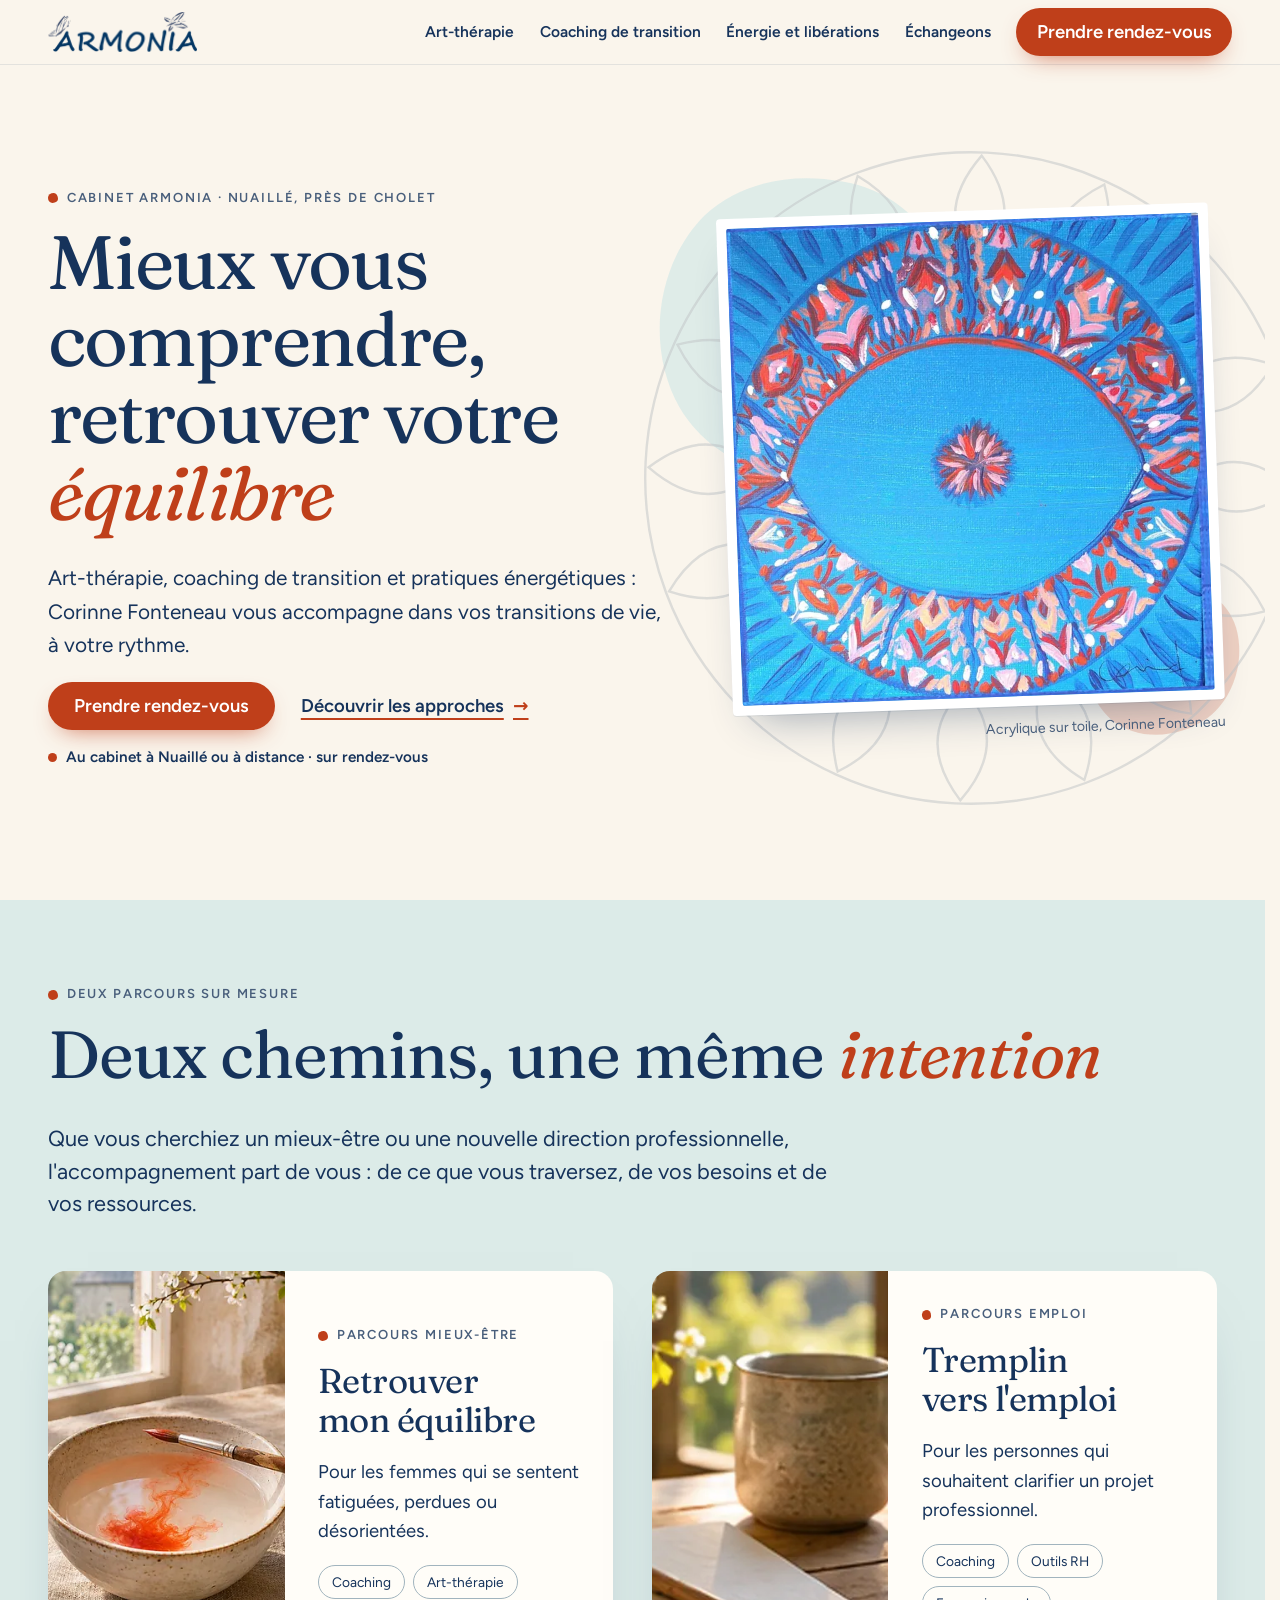
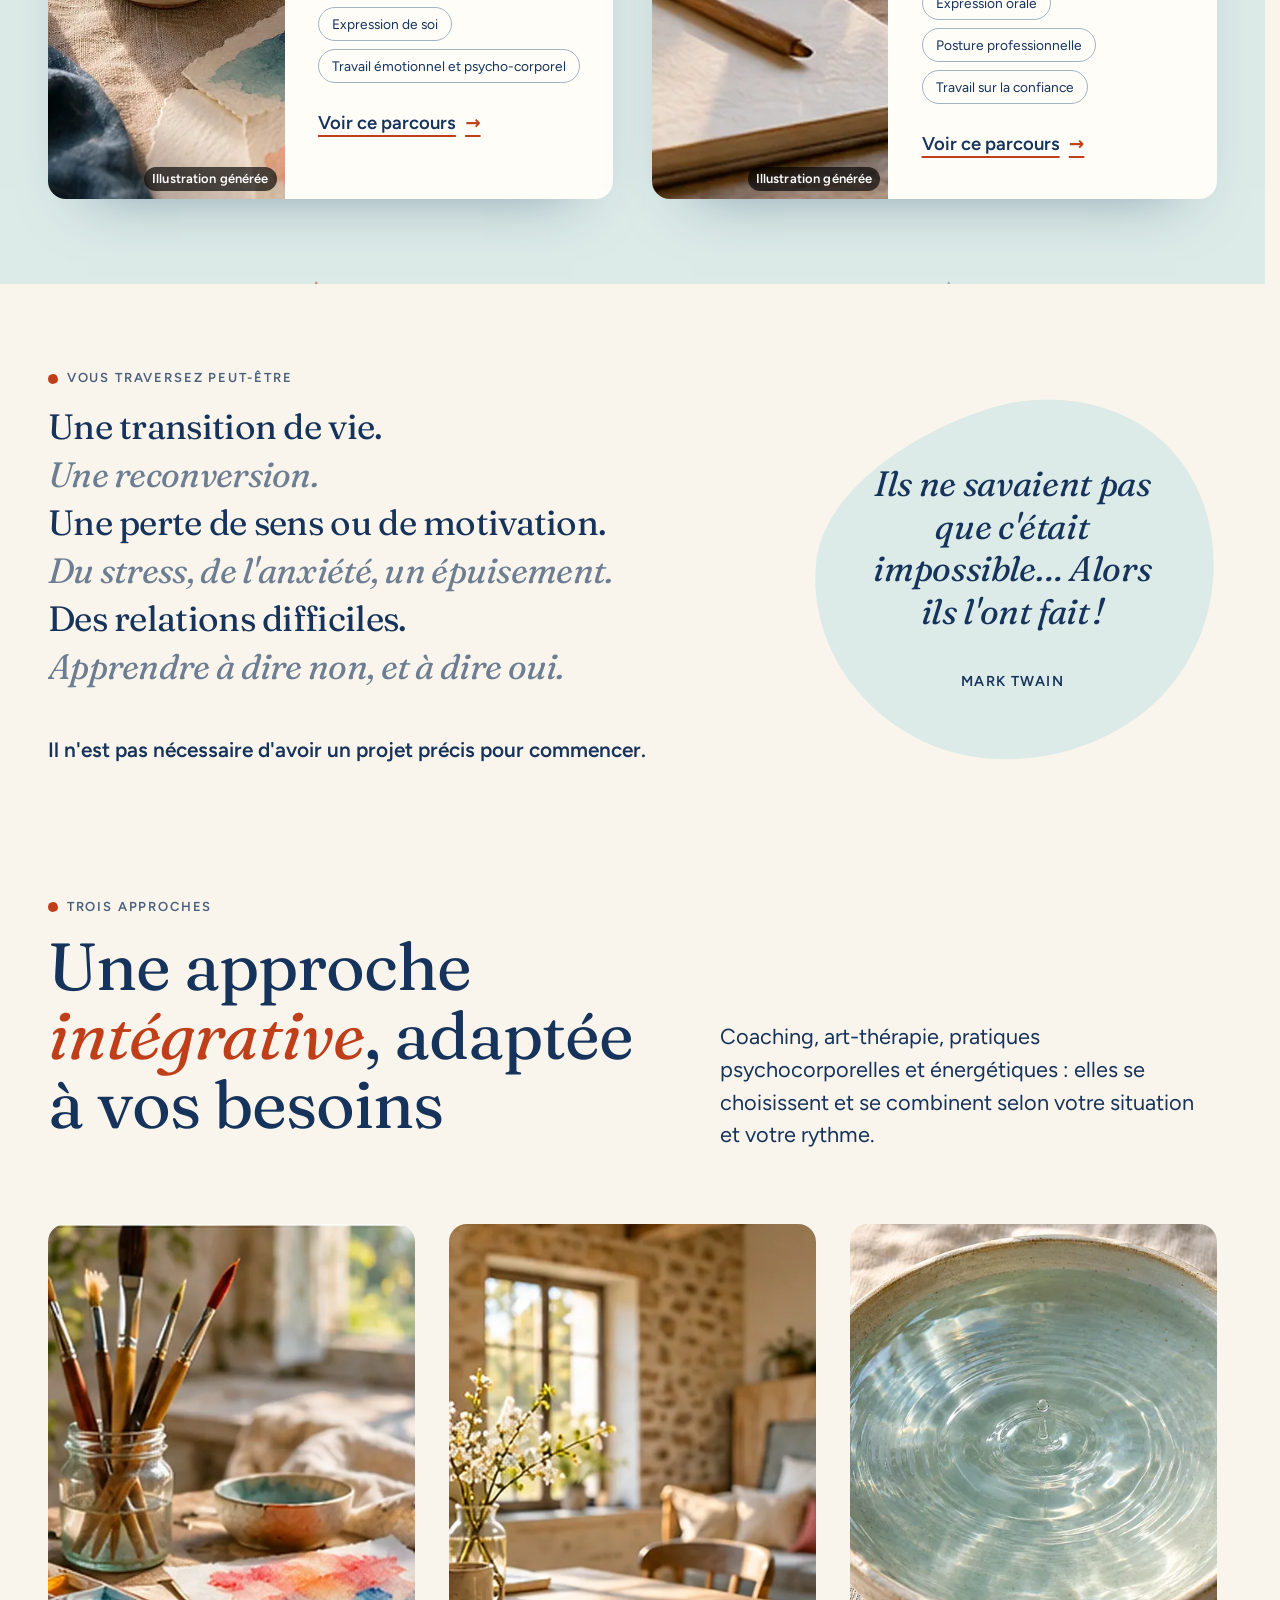
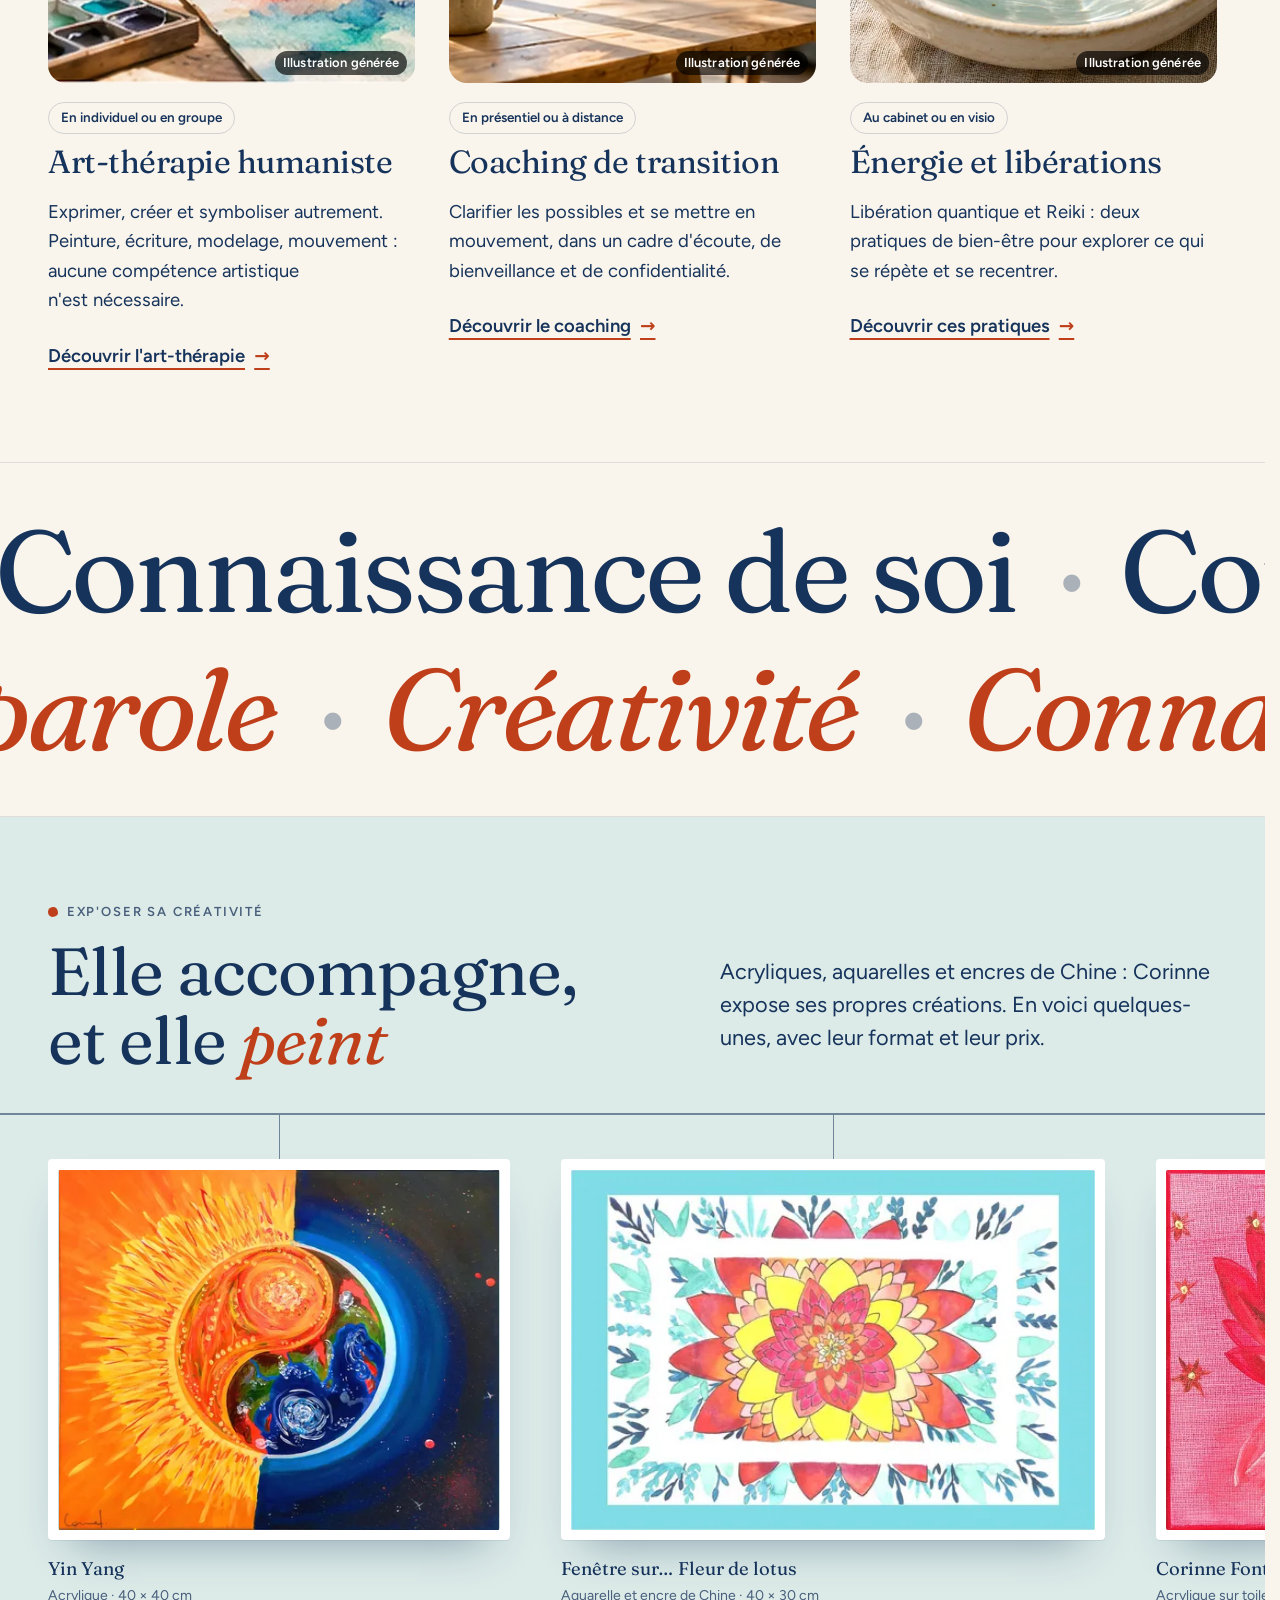
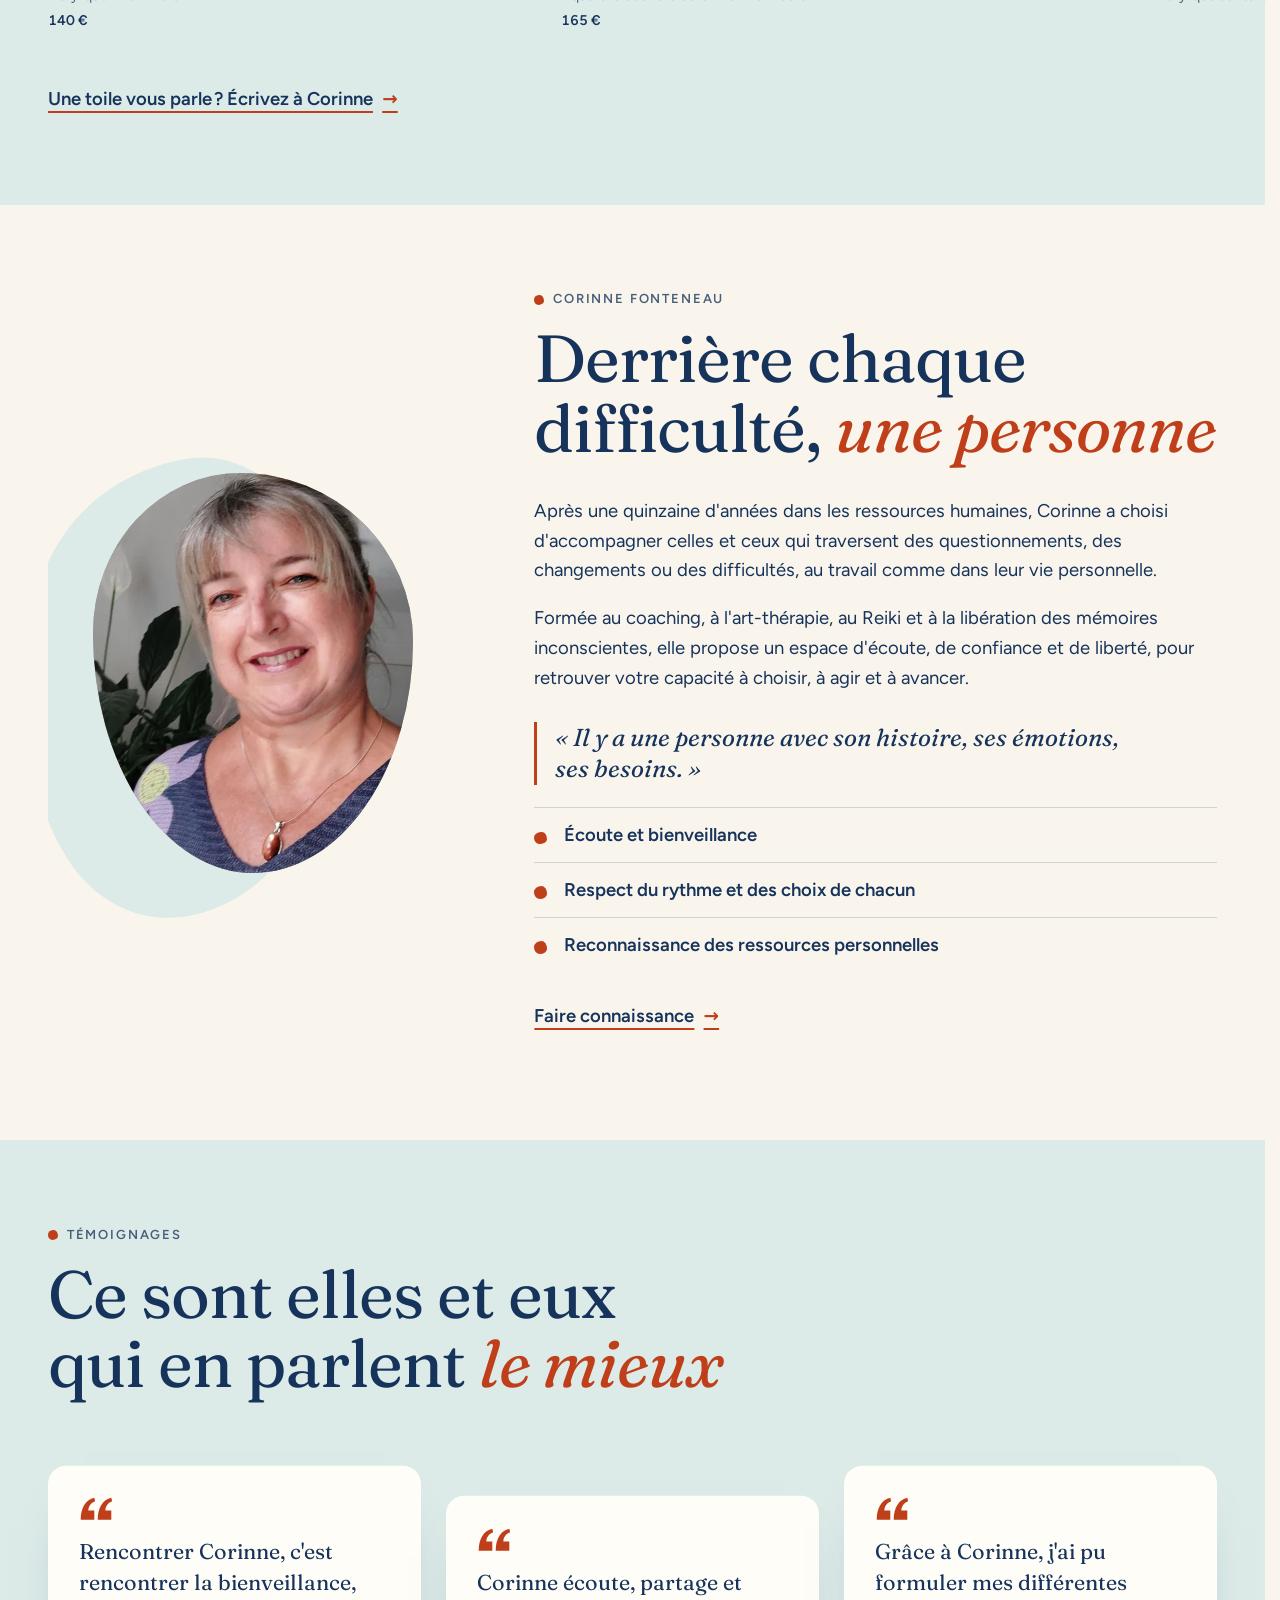
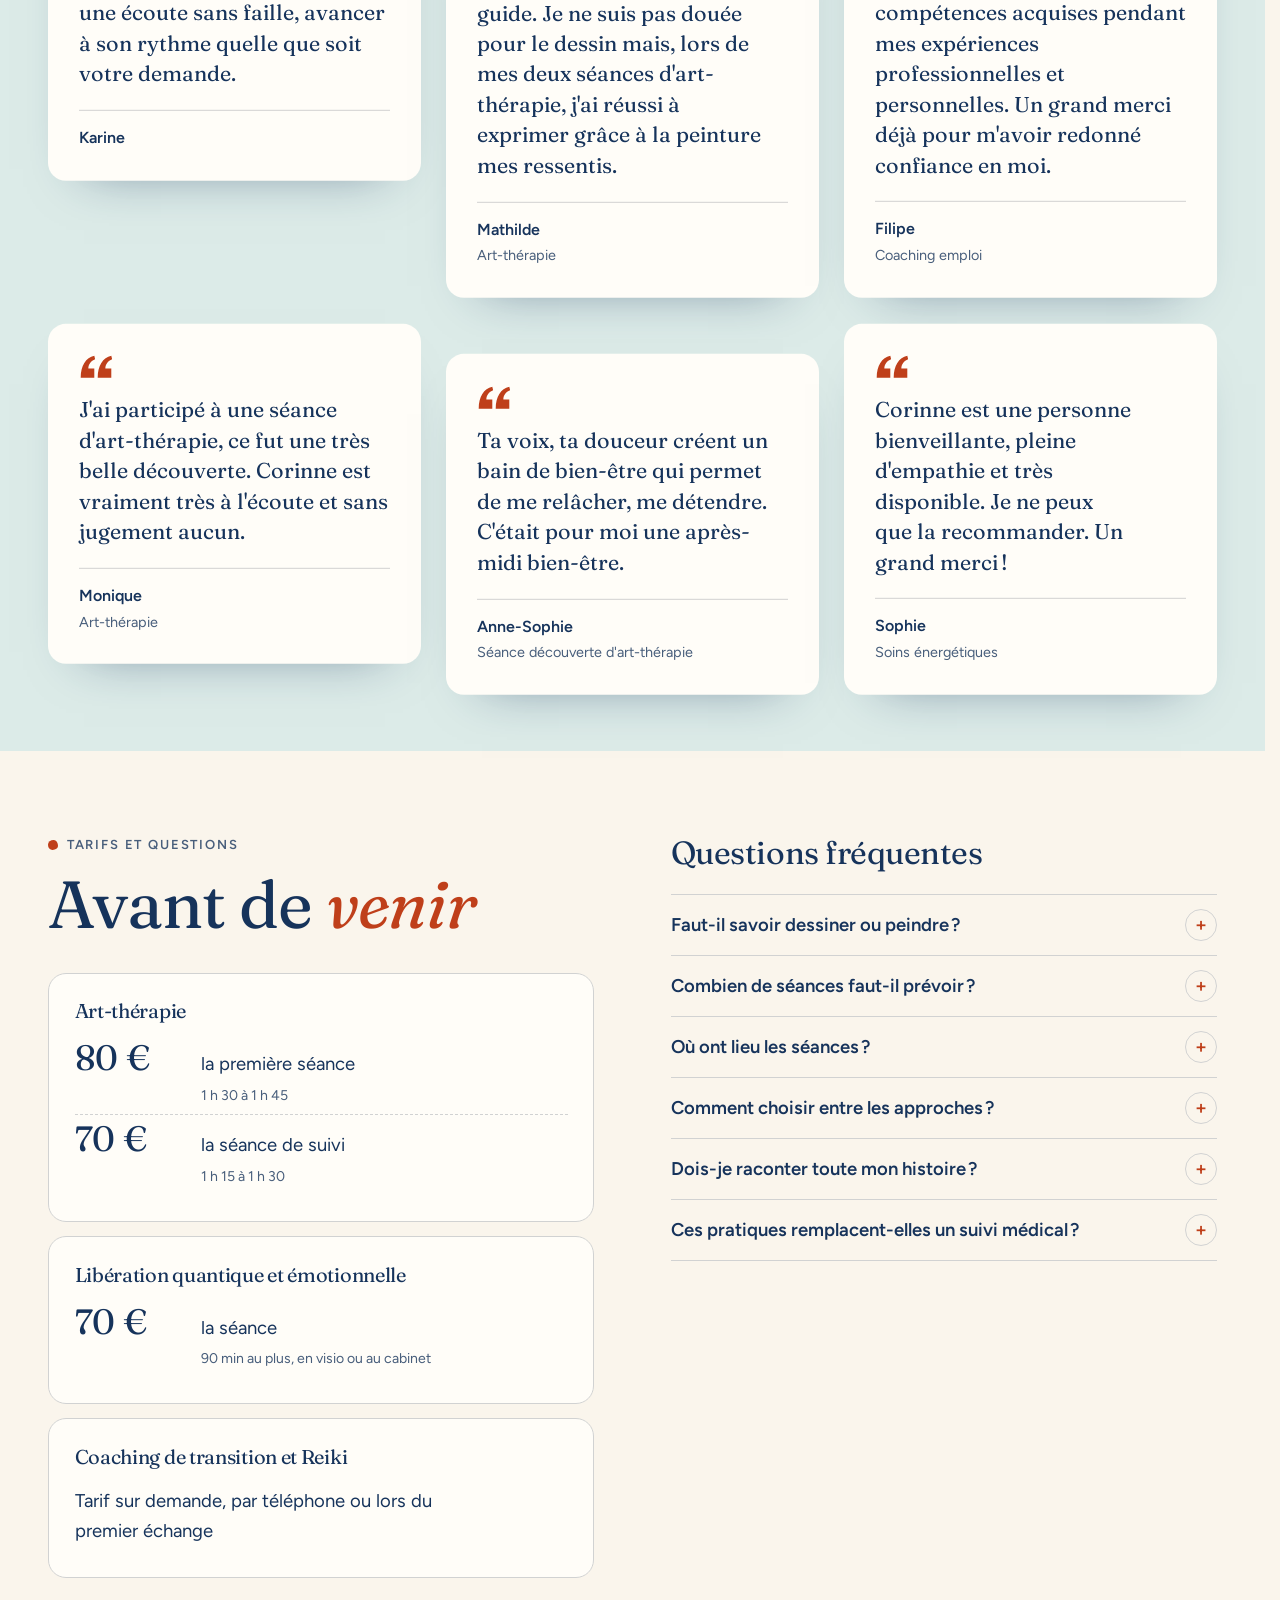
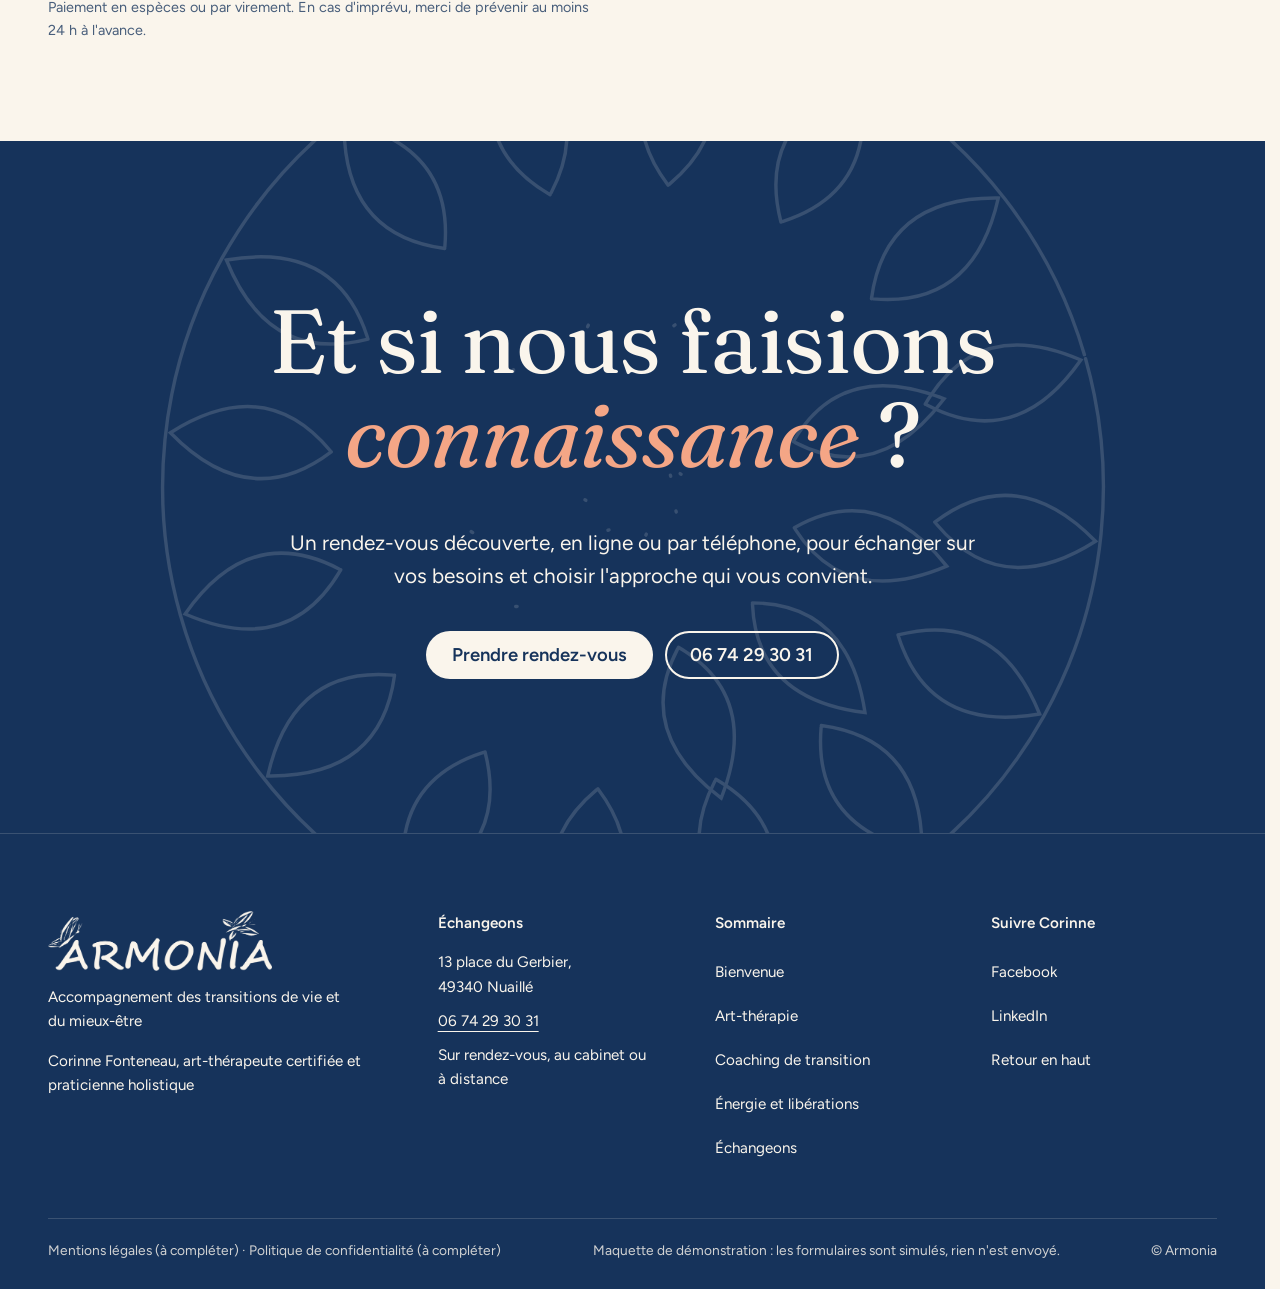
<file: index.html>
<!doctype html>
<html lang="fr" data-v="2" data-curseur>
<head>
<meta charset="utf-8">
<meta name="viewport" content="width=device-width, initial-scale=1, viewport-fit=cover">
<title>Armonia : art-thérapie, coaching de transition et mieux-être à Nuaillé, près de Cholet</title>
<meta name="description" content="Corinne Fonteneau vous accompagne dans vos transitions de vie : art-thérapie, coaching de transition, libération quantique et Reiki, au cabinet à Nuaillé (49) ou à distance.">
<meta name="robots" content="noindex, nofollow">
<link rel="canonical" href="https://armonia-maquette.vercel.app/">
<style>:root{--fond:#FAF5EC;--texte:#16335B;--voile-fond:#BF3F1A;--ouverture-fond:#FAF5EC;--menu-fond:#FAF5EC}:root { --entete-h: 72px; --barres-h: 0px; } html { background: var(--fond); color: var(--texte); scrollbar-gutter: stable; } body { margin: 0; background: var(--fond); } html.js:not(.secours):not([data-arrivee="retour"]) [data-anime] { opacity: 0; } html.js:not(.secours):not([data-arrivee="retour"]) [data-anime].vu { opacity: 1; } [data-voile] { position: fixed; inset: 0; z-index: 900; background: var(--voile-fond); transform: translateY(100%); visibility: hidden; pointer-events: none; } html[data-arrivee="voile"]:not(.voile-leve):not(.secours) [data-voile] { transform: none; visibility: visible; } html.secours [data-voile] { visibility: hidden !important; } .ouverture-panneau { position: fixed; inset: 0; z-index: 850; display: none; place-content: center; justify-items: center; background: var(--ouverture-fond, var(--voile-fond)); color: var(--texte); text-align: center; } html.js[data-arrivee="intro"]:not(.secours):not(.intro-finie) .ouverture-panneau { display: grid; } html.defilement-bloque, html.defilement-bloque body, html.js[data-arrivee="intro"]:not(.secours):not(.intro-finie), html.js[data-arrivee="intro"]:not(.secours):not(.intro-finie) body, html[data-arrivee="voile"]:not(.voile-leve):not(.secours), html[data-arrivee="voile"]:not(.voile-leve):not(.secours) body { overflow: hidden; } html.js[data-arrivee="intro"]:not(.secours):not(.intro-finie) { background-color: var(--ouverture-fond, var(--voile-fond)); } html[data-arrivee="voile"]:not(.voile-leve):not(.secours) { background-color: var(--voile-fond); } .ouverture-panneau { gap: 22px; } .intro-goutte { position: relative; display: block; width: 92px; height: 92px; } .intro-coeur { position: absolute; inset: 0; background: #BF3F1A; border-radius: 58% 42% 55% 45% / 48% 60% 40% 52%; transform: translateY(-34vh) scale(.45, .62); } .intro-halo { position: absolute; inset: -34px; border-radius: 50% 50% 46% 54% / 55% 45% 55% 45%; background: #DCEBE8; transform: scale(0); } .ouverture-logo { width: min(298px, 64vw); height: auto; } .ouverture-ligne { margin: 0; font-size: .82rem; letter-spacing: .18em; text-transform: uppercase; }</style>
<script>(function () {
var d = document.documentElement, ss = null, ls = null;
try { ss = window.sessionStorage; ls = window.localStorage; } catch (e) {}
d.classList.add('js');
var nav = performance.getEntriesByType ? performance.getEntriesByType('navigation')[0] : null;
var type = nav ? nav.type : 'navigate';
var depart = null;
try { depart = JSON.parse(ss.getItem('socle:depart') || 'null'); ss.removeItem('socle:depart'); } catch (e) {}
if (depart && !(Date.now() - depart.t < 15000)) depart = null;
var mode = type === 'back_forward' ? 'retour' : type === 'reload' ? 'intro' : depart ? 'voile' : 'intro';
d.setAttribute('data-arrivee', mode);
if (mode === 'voile' && depart.couleur) d.style.setProperty('--voile-fond', depart.couleur);
if (type === 'reload' && 'scrollRestoration' in history) {
history.scrollRestoration = 'manual';
}
try {
var choisie = ls && ls.getItem('socle:langue');
var langue = (d.lang || '').slice(0, 2);
if (choisie && choisie !== langue && type === 'navigate' && !depart) {
var alt = document.querySelector('link[rel="alternate"][hreflang="' + choisie + '"]');
if (alt) location.replace(new URL(alt.href).pathname + location.search + location.hash);
}
} catch (e) {}
setTimeout(function () { if (!d.classList.contains('demarre')) d.classList.add('secours'); }, 2000);
})();</script>
<link rel="preload" href="/assets/fonts/fraunces-latin-400-normal.woff2" as="font" type="font/woff2" crossorigin>
<link rel="stylesheet" href="/assets/css/socle.css?v=2">
<link rel="stylesheet" href="/assets/css/site.css?v=2">
<link rel="modulepreload" href="/assets/js/site.js?v=2">
<link rel="modulepreload" href="/assets/js/socle/index.js?v=2">
<script src="/assets/vendor/gsap.min.js" defer></script>
<script src="/assets/vendor/ScrollTrigger.min.js" defer></script>
<script src="/assets/vendor/SplitText.min.js" defer></script>
<script type="module" src="/assets/js/site.js?v=2"></script>
<meta name="theme-color" content="#FAF5EC">
<link rel="icon" href="/assets/images/favicon.svg" type="image/svg+xml">
<link rel="apple-touch-icon" href="/assets/images/apple-touch-icon.png">
<meta property="og:type" content="website">
<meta property="og:site_name" content="Armonia">
<meta property="og:locale" content="fr_FR">
<meta property="og:title" content="Armonia : art-thérapie, coaching de transition et mieux-être à Nuaillé, près de Cholet">
<meta property="og:description" content="Corinne Fonteneau vous accompagne dans vos transitions de vie : art-thérapie, coaching de transition, libération quantique et Reiki, au cabinet à Nuaillé (49) ou à distance.">
<meta property="og:url" content="https://armonia-maquette.vercel.app/">
<meta property="og:image" content="https://armonia-maquette.vercel.app/assets/partage/accueil-fr.jpg">
<meta property="og:image:width" content="1200">
<meta property="og:image:height" content="630">
<meta property="og:image:alt" content="Armonia, accompagnement des transitions de vie et du mieux-être, avec un mandala peint par Corinne Fonteneau">
<meta name="twitter:card" content="summary_large_image">
<script type="application/ld+json">{"@context":"https://schema.org","@type":"LocalBusiness","name":"Armonia, Corinne Fonteneau","url":"https://armonia-maquette.vercel.app/","telephone":"+33674293031","description":"Art-thérapie, coaching de transition et pratiques énergétiques à Nuaillé, près de Cholet.","address":{"@type":"PostalAddress","streetAddress":"13 place du Gerbier","postalCode":"49340","addressLocality":"Nuaillé","addressCountry":"FR"},"sameAs":["https://www.facebook.com/Corinne.ARMONIA","https://www.linkedin.com/in/corinne-armonia"]}</script>
</head>
<body id="haut">
<div data-voile data-forme="iris" aria-hidden="true"><div class="voile-contenu"><img src="/assets/images/logo-clair.png" alt="" width="186" height="50"><span data-voile-libelle>Bienvenue</span></div></div>
<div class="ouverture-panneau" data-ouverture aria-hidden="true">
  <span class="intro-goutte" data-ouverture-objet><span class="intro-halo"></span><span class="intro-coeur"></span></span>
  <img class="ouverture-logo" src="/assets/images/logo.png" alt="" width="298" height="80">
  <p class="ouverture-ligne">Transitions de vie et mieux-être</p>
</div>
<a class="evitement" href="#contenu">Aller au contenu</a>
<header data-entete>
  <div class="entete-rangee">
    <a class="entete-logo" href="/" aria-label="Armonia, retour à l&#39;accueil" data-libelle="Bienvenue" aria-current="page">
      <img src="/assets/images/logo.png" alt="" width="149" height="40">
    </a>
    <nav data-nav aria-label="Navigation principale">
      <ul><li><a href="/art-therapie" data-libelle="Art-thérapie">Art-thérapie</a></li><li><a href="/coaching-de-transition" data-libelle="Coaching de transition">Coaching de transition</a></li><li><a href="/energie-et-liberations" data-libelle="Énergie et libérations">Énergie et libérations</a></li><li><a href="/echangeons" data-libelle="Échangeons">Échangeons</a></li></ul>
    </nav>
    <div class="entete-actions">
      <a class="bouton" href="/echangeons#rendez-vous" data-libelle="Échangeons">Prendre rendez-vous</a>
      <button type="button" data-menu-bouton aria-controls="menu" aria-expanded="false" data-libelle-ouvrir="Menu" data-libelle-fermer="Fermer"><span data-libelle-bouton>Menu</span></button>
      <a class="menu-sansjs" href="#menu" data-menu-lien>Menu</a>
    </div>
  </div>
</header>
<script>/* Avant le premier affichage : rangées de la navigation (même règle que ajusterNav dans assets/js/socle/entete.js)
   et hauteur réelle de l'en-tête, pour que rien ne saute quand le JavaScript du site prend la main. */
(function () {
  var h = document.documentElement, u = document.querySelector('[data-nav] ul'), e = document.querySelector('[data-entete]');
  if (u) {
    var deborde = function () { return u.scrollWidth > u.clientWidth + 1; }, c = deborde();
    if (c && window.matchMedia('(min-width: 900px)').matches) {
      h.classList.add('nav-deux-rangees'); c = deborde();
      if (c) { h.classList.add('nav-deux-lignes'); var a = u.querySelector('a'); c = !a || u.getBoundingClientRect().height > a.getBoundingClientRect().height * 2.5; }
      if (c) h.classList.remove('nav-deux-rangees', 'nav-deux-lignes');
    }
    if (c) h.classList.add('nav-compacte');
  }
  if (e) h.style.setProperty('--entete-h', Math.round(e.getBoundingClientRect().height) + 'px');
})();</script>
<span id="menu-ferme" aria-hidden="true"></span>
<div id="menu" data-menu role="dialog" aria-modal="true" aria-label="Menu">
  <p class="menu-sansjs-fermer"><a href="#menu-ferme">Fermer</a></p>
  <ul><li style="--i:0"><a href="/" class="menu-lien" data-libelle="Bienvenue" aria-current="page">Bienvenue</a></li><li style="--i:1"><a href="/art-therapie" class="menu-lien" data-libelle="Art-thérapie">Art-thérapie</a></li><li style="--i:2"><a href="/coaching-de-transition" class="menu-lien" data-libelle="Coaching de transition">Coaching de transition</a></li><li style="--i:3"><a href="/energie-et-liberations" class="menu-lien" data-libelle="Énergie et libérations">Énergie et libérations</a></li><li style="--i:4"><a href="/echangeons" class="menu-lien" data-libelle="Échangeons">Échangeons</a></li></ul>
  <p class="menu-actions">
    <a class="bouton" href="/echangeons#rendez-vous" data-libelle="Échangeons">Prendre rendez-vous</a>
    <a class="bouton bouton--contour" href="tel:+33674293031">Appeler 06 74 29 30 31</a>
  </p>
  <p class="menu-adresse">13 place du Gerbier, 49340 Nuaillé · sur rendez-vous</p>
</div>
<main id="contenu" tabindex="-1">
<section class="hero" id="debut">
  <div class="hero-texte">
    <p class="surtitre ouv-fondu">Cabinet Armonia · Nuaillé, près de Cholet</p>
    <h1 class="hero-titre"><span class="ligne-masque"><span class="ouv-ligne">Mieux vous</span></span> <span class="ligne-masque"><span class="ouv-ligne">comprendre,</span></span> <span class="ligne-masque"><span class="ouv-ligne">retrouver votre</span></span> <span class="ligne-masque"><span class="ouv-ligne"><em>équilibre</em></span></span> </h1>
    <p class="hero-intro ouv-fondu masque-ecran-tres-bas">Art-thérapie, coaching de transition et pratiques énergétiques : Corinne Fonteneau vous accompagne dans vos transitions de vie, à votre rythme.</p>
    <p class="hero-actions ouv-fondu">
      <a href="/echangeons#rendez-vous" class="bouton" data-libelle="Échangeons" data-action-principale data-survol="magnetique">Prendre rendez-vous</a>
      <a class="lien-fleche masque-ecran-tres-bas" href="#approches">Découvrir les approches</a>
    </p>
    <p class="hero-info ouv-fondu" data-info-cle>Au cabinet à Nuaillé ou à distance · sur rendez-vous</p>
  </div>
  <div class="hero-visuel">
    <svg class="tache hero-tache hero-tache--a" viewBox="0 0 100 100" aria-hidden="true" data-audit-ignorer preserveAspectRatio="none"><path d="M61 4c20 3 35 20 37 41 2 22-9 44-30 51-22 8-48 1-60-19C-3 58 0 31 16 15 28 4 45 1 61 4z" fill="currentColor"/></svg><svg class="tache hero-tache hero-tache--b" viewBox="0 0 100 100" aria-hidden="true" data-audit-ignorer preserveAspectRatio="none"><path d="M52 2c19-2 39 9 45 28 6 20-1 44-18 57-18 13-45 15-62 1C1 74-4 49 5 29 13 12 33 4 52 2z" fill="currentColor"/></svg>
    <svg class="rosace hero-rosace" viewBox="0 0 200 200" aria-hidden="true" data-effet="rosace" data-visuel data-audit-ignorer>
  <g class="rosace-tour" fill="none" stroke="currentColor" stroke-width=".7" stroke-linecap="round">
    <circle pathLength="1" cx="100" cy="100" r="96"/>
    <g class="rosace-a"><path pathLength="1" d="M162.0 100.0 Q177.1 85.4 195.0 100.0 Q177.1 114.6 162.0 100.0Z"/><path pathLength="1" d="M157.3 123.7 Q176.8 116.1 187.8 136.4 Q165.7 143.0 157.3 123.7Z"/><path pathLength="1" d="M143.8 143.8 Q164.8 144.3 167.2 167.2 Q144.3 164.8 143.8 143.8Z"/><path pathLength="1" d="M123.7 157.3 Q143.0 165.7 136.4 187.8 Q116.1 176.8 123.7 157.3Z"/><path pathLength="1" d="M100.0 162.0 Q114.6 177.1 100.0 195.0 Q85.4 177.1 100.0 162.0Z"/><path pathLength="1" d="M76.3 157.3 Q83.9 176.8 63.6 187.8 Q57.0 165.7 76.3 157.3Z"/><path pathLength="1" d="M56.2 143.8 Q55.7 164.8 32.8 167.2 Q35.2 144.3 56.2 143.8Z"/><path pathLength="1" d="M42.7 123.7 Q34.3 143.0 12.2 136.4 Q23.2 116.1 42.7 123.7Z"/><path pathLength="1" d="M38.0 100.0 Q22.9 114.6 5.0 100.0 Q22.9 85.4 38.0 100.0Z"/><path pathLength="1" d="M42.7 76.3 Q23.2 83.9 12.2 63.6 Q34.3 57.0 42.7 76.3Z"/><path pathLength="1" d="M56.2 56.2 Q35.2 55.7 32.8 32.8 Q55.7 35.2 56.2 56.2Z"/><path pathLength="1" d="M76.3 42.7 Q57.0 34.3 63.6 12.2 Q83.9 23.2 76.3 42.7Z"/><path pathLength="1" d="M100.0 38.0 Q85.4 22.9 100.0 5.0 Q114.6 22.9 100.0 38.0Z"/><path pathLength="1" d="M123.7 42.7 Q116.1 23.2 136.4 12.2 Q143.0 34.3 123.7 42.7Z"/><path pathLength="1" d="M143.8 56.2 Q144.3 35.2 167.2 32.8 Q164.8 55.7 143.8 56.2Z"/><path pathLength="1" d="M157.3 76.3 Q165.7 57.0 187.8 63.6 Q176.8 83.9 157.3 76.3Z"/></g>
    <g class="rosace-b"><path pathLength="1" d="M134.0 100.0 Q148.1 86.4 166.0 100.0 Q148.1 113.6 134.0 100.0Z"/><path pathLength="1" d="M129.4 117.0 Q148.5 112.3 157.2 133.0 Q134.9 135.8 129.4 117.0Z"/><path pathLength="1" d="M117.0 129.4 Q135.8 134.9 133.0 157.2 Q112.3 148.5 117.0 129.4Z"/><path pathLength="1" d="M100.0 134.0 Q113.6 148.1 100.0 166.0 Q86.4 148.1 100.0 134.0Z"/><path pathLength="1" d="M83.0 129.4 Q87.7 148.5 67.0 157.2 Q64.2 134.9 83.0 129.4Z"/><path pathLength="1" d="M70.6 117.0 Q65.1 135.8 42.8 133.0 Q51.5 112.3 70.6 117.0Z"/><path pathLength="1" d="M66.0 100.0 Q51.9 113.6 34.0 100.0 Q51.9 86.4 66.0 100.0Z"/><path pathLength="1" d="M70.6 83.0 Q51.5 87.7 42.8 67.0 Q65.1 64.2 70.6 83.0Z"/><path pathLength="1" d="M83.0 70.6 Q64.2 65.1 67.0 42.8 Q87.7 51.5 83.0 70.6Z"/><path pathLength="1" d="M100.0 66.0 Q86.4 51.9 100.0 34.0 Q113.6 51.9 100.0 66.0Z"/><path pathLength="1" d="M117.0 70.6 Q112.3 51.5 133.0 42.8 Q135.8 65.1 117.0 70.6Z"/><path pathLength="1" d="M129.4 83.0 Q134.9 64.2 157.2 67.0 Q148.5 87.7 129.4 83.0Z"/></g>
    <g class="rosace-c"><path pathLength="1" d="M110.0 100.0 Q120.5 89.6 136.0 100.0 Q120.5 110.4 110.0 100.0Z"/><path pathLength="1" d="M107.1 107.1 Q121.9 107.1 125.5 125.5 Q107.1 121.9 107.1 107.1Z"/><path pathLength="1" d="M100.0 110.0 Q110.4 120.5 100.0 136.0 Q89.6 120.5 100.0 110.0Z"/><path pathLength="1" d="M92.9 107.1 Q92.9 121.9 74.5 125.5 Q78.1 107.1 92.9 107.1Z"/><path pathLength="1" d="M90.0 100.0 Q79.5 110.4 64.0 100.0 Q79.5 89.6 90.0 100.0Z"/><path pathLength="1" d="M92.9 92.9 Q78.1 92.9 74.5 74.5 Q92.9 78.1 92.9 92.9Z"/><path pathLength="1" d="M100.0 90.0 Q89.6 79.5 100.0 64.0 Q110.4 79.5 100.0 90.0Z"/><path pathLength="1" d="M107.1 92.9 Q107.1 78.1 125.5 74.5 Q121.9 92.9 107.1 92.9Z"/></g>
    <circle pathLength="1" cx="100" cy="100" r="8"/>
  </g>
</svg>
    <figure class="toile hero-toile" data-iris-centre data-survol="incline" data-survol-force="5">
      <div class="toile-cadre"><figure class="media toile-media" style="--cadrage:50% 50%;aspect-ratio:1978 / 2000">
  <picture>
    <img src="/assets/images/toile-mandala-bleu-1400.webp" srcset="/assets/images/toile-mandala-bleu-640.webp 640w, /assets/images/toile-mandala-bleu-1000.webp 1000w, /assets/images/toile-mandala-bleu-1400.webp 1400w" sizes="(max-width: 760px) 62vw, 34vw" alt="Mandala bleu et vermillon, acrylique sur toile de Corinne Fonteneau" width="1400" height="1416" fetchpriority="high" loading="eager" decoding="async">
  </picture>
</figure></div>
      <figcaption class="toile-cartel masque-ecran-tres-bas"><span>Acrylique sur toile, Corinne Fonteneau</span></figcaption>
    </figure>
  </div>
</section>
<section class="chemins fond-lavis" id="chemins">
  <svg class="chemins-trait" viewBox="0 0 1200 600" preserveAspectRatio="none" aria-hidden="true" data-effet="deux-chemins" data-audit-ignorer>
    <path class="chemin-a" pathLength="1" d="M600 0 C 600 120, 380 140, 300 260 S 220 480, 300 600"/>
    <path class="chemin-b" pathLength="1" d="M600 0 C 600 120, 820 140, 900 260 S 980 480, 900 600"/>
  </svg>
  <div class="conteneur chemins-tete">
    <p class="surtitre " data-anime>Deux parcours sur mesure</p>
    <h2 class="titre " data-anime="lignes">Deux chemins, une même <em>intention</em></h2>
    <p class="chapo" data-anime>Que vous cherchiez un mieux-être ou une nouvelle direction professionnelle, l&#39;accompagnement part de vous : de ce que vous traversez, de vos besoins et de vos ressources.</p>
  </div>
  <div class="conteneur chemins-grille" data-anime="cascade">
    <article class="chemin" id="chemin-equilibre">
      <figure class="media chemin-media" data-grok data-fx="parallaxe" data-fx-force="6" style="--cadrage:45% 40%">
  <picture>
    <img src="/assets/images/grok/accueil-chemin-equilibre-784.webp" srcset="/assets/images/grok/accueil-chemin-equilibre-480.webp 480w, /assets/images/grok/accueil-chemin-equilibre-640.webp 640w, /assets/images/grok/accueil-chemin-equilibre-784.webp 784w" sizes="(max-width: 760px) 90vw, 30vw" alt="Un bol d&#39;eau claire où se diffuse une goutte de pigment, un pinceau posé sur le bord" width="784" height="1176" loading="lazy" decoding="async">
  </picture><figcaption class="mention-ia">Illustration générée</figcaption>
</figure>
      <div class="chemin-texte">
        <p class="surtitre">Parcours mieux-être</p>
        <h3>Retrouver mon équilibre</h3>
        <p>Pour les femmes qui se sentent fatiguées, perdues ou désorientées.</p>
        <ul class="puces"><li>Coaching</li><li>Art-thérapie</li><li>Expression de soi</li><li>Travail émotionnel et psycho-corporel</li></ul>
        <a href="/coaching-de-transition#parcours" class="lien-fleche" data-libelle="Coaching de transition">Voir ce parcours</a>
      </div>
    </article><article class="chemin" id="chemin-emploi">
      <figure class="media chemin-media" data-grok data-fx="parallaxe" data-fx-force="6" style="--cadrage:50% 35%">
  <picture>
    <img src="/assets/images/grok/accueil-chemin-emploi-784.webp" srcset="/assets/images/grok/accueil-chemin-emploi-480.webp 480w, /assets/images/grok/accueil-chemin-emploi-640.webp 640w, /assets/images/grok/accueil-chemin-emploi-784.webp 784w" sizes="(max-width: 760px) 90vw, 30vw" alt="Un bureau en bois devant une fenêtre, un carnet vierge ouvert, un crayon et une tasse" width="784" height="1176" loading="lazy" decoding="async">
  </picture><figcaption class="mention-ia">Illustration générée</figcaption>
</figure>
      <div class="chemin-texte">
        <p class="surtitre">Parcours emploi</p>
        <h3>Tremplin vers l&#39;emploi</h3>
        <p>Pour les personnes qui souhaitent clarifier un projet professionnel.</p>
        <ul class="puces"><li>Coaching</li><li>Outils RH</li><li>Expression orale</li><li>Posture professionnelle</li><li>Travail sur la confiance</li></ul>
        <a href="/coaching-de-transition#parcours" class="lien-fleche" data-libelle="Coaching de transition">Voir ce parcours</a>
      </div>
    </article>
  </div>
</section>
<section class="reconnaitre conteneur" id="ce-qui-vous-amene">
  <div class="reconnaitre-texte">
    <p class="surtitre " data-anime>Vous traversez peut-être</p>
    <h2 class="visuellement-cache">Ce qui vous amène</h2>
    <ul class="reconnaitre-liste"><li data-anime="mots">Une transition de vie.</li><li data-anime="mots">Une reconversion.</li><li data-anime="mots">Une perte de sens ou de motivation.</li><li data-anime="mots">Du stress, de l&#39;anxiété, un épuisement.</li><li data-anime="mots">Des relations difficiles.</li><li data-anime="mots">Apprendre à dire non, et à dire oui.</li></ul>
    <p class="reconnaitre-fin" data-anime>Il n&#39;est pas nécessaire d&#39;avoir un projet précis pour commencer.</p>
  </div>
  <figure class="reconnaitre-citation" data-visuel data-effet="tache">
    <svg class="tache reconnaitre-tache" viewBox="0 0 100 100" aria-hidden="true" data-audit-ignorer preserveAspectRatio="none"><path d="M44 6c17-6 38-1 48 15 11 17 9 42-4 58-13 16-37 23-57 15C12 86 0 66 2 46 4 27 26 12 44 6z" fill="currentColor"/></svg>
    <blockquote><p>Ils ne savaient pas que c&#39;était impossible… Alors ils l&#39;ont fait !</p></blockquote>
    <figcaption>Mark Twain</figcaption>
  </figure>
</section>
<section class="approches conteneur" id="approches">
  <div class="approches-tete">
    <p class="surtitre " data-anime>Trois approches</p>
    <h2 class="titre " data-anime="lignes">Une approche <em>intégrative</em>, adaptée à vos besoins</h2>
    <p class="chapo" data-anime>Coaching, art-thérapie, pratiques psychocorporelles et énergétiques : elles se choisissent et se combinent selon votre situation et votre rythme.</p>
  </div>
  <div class="approches-grille" data-anime="cascade">
    <article class="approche" data-survol="incline" data-survol-force="4">
      <figure class="media approche-media" data-grok data-effet="tache" style="--cadrage:50% 50%">
  <picture>
    <img src="/assets/images/grok/accueil-approche-art-784.webp" srcset="/assets/images/grok/accueil-approche-art-480.webp 480w, /assets/images/grok/accueil-approche-art-640.webp 640w, /assets/images/grok/accueil-approche-art-784.webp 784w" sizes="(max-width: 760px) 90vw, 30vw" alt="Une table de peinture vue de dessus : palette d&#39;aquarelle, pinceaux dans un pot d&#39;eau, grande feuille blanche" width="784" height="980" loading="lazy" decoding="async">
  </picture><figcaption class="mention-ia">Illustration générée</figcaption>
</figure>
      <p class="approche-format">En individuel ou en groupe</p>
      <h3>Art-thérapie humaniste</h3>
      <p>Exprimer, créer et symboliser autrement. Peinture, écriture, modelage, mouvement : aucune compétence artistique n&#39;est nécessaire.</p>
      <a href="/art-therapie" class="lien-fleche" data-libelle="Art-thérapie">Découvrir l&#39;art-thérapie</a>
    </article><article class="approche" data-survol="incline" data-survol-force="4">
      <figure class="media approche-media" data-grok data-effet="tache" style="--cadrage:50% 50%">
  <picture>
    <img src="/assets/images/grok/accueil-approche-coaching-784.webp" srcset="/assets/images/grok/accueil-approche-coaching-480.webp 480w, /assets/images/grok/accueil-approche-coaching-640.webp 640w, /assets/images/grok/accueil-approche-coaching-784.webp 784w" sizes="(max-width: 760px) 90vw, 30vw" alt="Deux fauteuils face à face près d&#39;une fenêtre, deux tasses sur une table basse" width="784" height="980" loading="lazy" decoding="async">
  </picture><figcaption class="mention-ia">Illustration générée</figcaption>
</figure>
      <p class="approche-format">En présentiel ou à distance</p>
      <h3>Coaching de transition</h3>
      <p>Clarifier les possibles et se mettre en mouvement, dans un cadre d&#39;écoute, de bienveillance et de confidentialité.</p>
      <a href="/coaching-de-transition" class="lien-fleche" data-libelle="Coaching de transition">Découvrir le coaching</a>
    </article><article class="approche" data-survol="incline" data-survol-force="4">
      <figure class="media approche-media" data-grok data-effet="tache" style="--cadrage:50% 50%">
  <picture>
    <img src="/assets/images/grok/accueil-approche-energie-784.webp" srcset="/assets/images/grok/accueil-approche-energie-480.webp 480w, /assets/images/grok/accueil-approche-energie-640.webp 640w, /assets/images/grok/accueil-approche-energie-784.webp 784w" sizes="(max-width: 760px) 90vw, 30vw" alt="Des ondes concentriques à la surface d&#39;une eau calme dans une vasque en grès" width="784" height="980" loading="lazy" decoding="async">
  </picture><figcaption class="mention-ia">Illustration générée</figcaption>
</figure>
      <p class="approche-format">Au cabinet ou en visio</p>
      <h3>Énergie et libérations</h3>
      <p>Libération quantique et Reiki : deux pratiques de bien-être pour explorer ce qui se répète et se recentrer.</p>
      <a href="/energie-et-liberations" class="lien-fleche" data-libelle="Énergie et libérations">Découvrir ces pratiques</a>
    </article>
  </div>
</section>
<section class="leviers" id="leviers" aria-labelledby="leviers-titre">
  <h2 class="visuellement-cache" id="leviers-titre">Les leviers de l&#39;accompagnement</h2>
  <ul class="visuellement-cache"><li>Connaissance de soi</li><li>Confiance en soi</li><li>Libération émotionnelle</li><li>Prise de parole</li><li>Créativité</li></ul>
  <div class="leviers-mots" data-fx="mots-geants" data-fx-force="18" aria-hidden="true" data-ruban data-visuel>
    <p data-fx-rangee><span>Connaissance de soi</span><span>Confiance en soi</span><span>Libération émotionnelle</span></p>
    <p data-fx-rangee data-sens="-1"><span>Prise de parole</span><span>Créativité</span><span>Connaissance de soi</span></p>
  </div>
</section>
<section class="oeuvres fond-lavis" id="oeuvres">
  <div class="conteneur oeuvres-tete">
    <div>
      <p class="surtitre " data-anime>EXP&#39;Oser sa créativité</p>
      <h2 class="titre " data-anime="lignes">Elle accompagne, et elle <em>peint</em></h2>
    </div>
    <p class="chapo" data-anime>Acryliques, aquarelles et encres de Chine : Corinne expose ses propres créations. En voici quelques-unes, avec leur format et leur prix.</p>
  </div>
  <div class="oeuvres-fenetre" data-effet="accrochage">
    <div class="oeuvres-piste" data-galerie tabindex="0" role="region" aria-label="Œuvres de Corinne Fonteneau, défilement horizontal">
      <figure class="toile oeuvre">
  <div class="toile-cadre"><figure class="media toile-media" style="--cadrage:50% 50%;aspect-ratio:1920 / 1566">
  <picture>
    <img src="/assets/images/toile-yin-yang-1200.webp" srcset="/assets/images/toile-yin-yang-480.webp 480w, /assets/images/toile-yin-yang-800.webp 800w, /assets/images/toile-yin-yang-1200.webp 1200w" sizes="(max-width: 760px) 70vw, 30vw" alt="Yin Yang, soleil et terre enlacés, acrylique de Corinne Fonteneau" width="1200" height="979" loading="lazy" decoding="async">
  </picture>
</figure></div>
  <figcaption class="toile-cartel">
    <strong>Yin Yang</strong>
    <span>Acrylique · 40 × 40 cm</span>
    <span class="toile-prix" data-prix>140 €</span>
  </figcaption>
</figure><figure class="toile oeuvre">
  <div class="toile-cadre"><figure class="media toile-media" style="--cadrage:50% 50%;aspect-ratio:1291 / 888">
  <picture>
    <img src="/assets/images/toile-fenetre-lotus-1200.webp" srcset="/assets/images/toile-fenetre-lotus-480.webp 480w, /assets/images/toile-fenetre-lotus-800.webp 800w, /assets/images/toile-fenetre-lotus-1200.webp 1200w" sizes="(max-width: 760px) 70vw, 30vw" alt="Fenêtre sur… Fleur de lotus, aquarelle et encre de Chine de Corinne Fonteneau" width="1200" height="825" loading="lazy" decoding="async">
  </picture>
</figure></div>
  <figcaption class="toile-cartel">
    <strong>Fenêtre sur… Fleur de lotus</strong>
    <span>Aquarelle et encre de Chine · 40 × 30 cm</span>
    <span class="toile-prix" data-prix>165 €</span>
  </figcaption>
</figure><figure class="toile oeuvre">
  <div class="toile-cadre"><figure class="media toile-media" style="--cadrage:50% 50%;aspect-ratio:1954 / 2000">
  <picture>
    <img src="/assets/images/toile-lotus-rouge-1200.webp" srcset="/assets/images/toile-lotus-rouge-480.webp 480w, /assets/images/toile-lotus-rouge-800.webp 800w, /assets/images/toile-lotus-rouge-1200.webp 1200w" sizes="(max-width: 760px) 70vw, 30vw" alt="Lotus rouge et ses racines, acrylique sur toile de Corinne Fonteneau" width="1200" height="1228" loading="lazy" decoding="async">
  </picture>
</figure></div>
  <figcaption class="toile-cartel">
    <strong>Corinne Fonteneau</strong>
    <span>Acrylique sur toile</span>
  </figcaption>
</figure><figure class="toile oeuvre">
  <div class="toile-cadre"><figure class="media toile-media" style="--cadrage:50% 50%;aspect-ratio:1034 / 822">
  <picture>
    <img src="/assets/images/toile-zebres-800.webp" srcset="/assets/images/toile-zebres-480.webp 480w, /assets/images/toile-zebres-800.webp 800w" sizes="(max-width: 760px) 70vw, 30vw" alt="Zèbres, Family : cinq zèbres vus de dos, aquarelle et encre de Chine" width="800" height="636" loading="lazy" decoding="async">
  </picture>
</figure></div>
  <figcaption class="toile-cartel">
    <strong>Zèbres, Family</strong>
    <span>Aquarelle et encre de Chine · 40 × 30 cm</span>
    <span class="toile-prix" data-prix>165 €</span>
  </figcaption>
</figure><figure class="toile oeuvre">
  <div class="toile-cadre"><figure class="media toile-media" style="--cadrage:50% 50%;aspect-ratio:804 / 987">
  <picture>
    <img src="/assets/images/toile-elephant-800.webp" srcset="/assets/images/toile-elephant-480.webp 480w, /assets/images/toile-elephant-800.webp 800w" sizes="(max-width: 760px) 70vw, 30vw" alt="Éléphant aux oreilles colorées, acrylique de Corinne Fonteneau" width="800" height="982" loading="lazy" decoding="async">
  </picture>
</figure></div>
  <figcaption class="toile-cartel">
    <strong>Éléphant</strong>
    <span>Acrylique · 100 × 80 cm</span>
    <span class="toile-prix" data-prix>280 €</span>
  </figcaption>
</figure><figure class="toile oeuvre">
  <div class="toile-cadre"><figure class="media toile-media" style="--cadrage:50% 50%;aspect-ratio:882 / 682">
  <picture>
    <img src="/assets/images/toile-papillons-800.webp" srcset="/assets/images/toile-papillons-480.webp 480w, /assets/images/toile-papillons-800.webp 800w" sizes="(max-width: 760px) 70vw, 30vw" alt="Papillons, aquarelle et encre de Chine de Corinne Fonteneau" width="800" height="619" loading="lazy" decoding="async">
  </picture>
</figure></div>
  <figcaption class="toile-cartel">
    <strong>Papillons</strong>
    <span>Aquarelle et encre de Chine · 40 × 30 cm</span>
    <span class="toile-prix" data-prix>165 €</span>
  </figcaption>
</figure><figure class="toile oeuvre">
  <div class="toile-cadre"><figure class="media toile-media" style="--cadrage:50% 50%;aspect-ratio:648 / 647">
  <picture>
    <img src="/assets/images/toile-soleil-feu-640.webp" srcset="/assets/images/toile-soleil-feu-480.webp 480w, /assets/images/toile-soleil-feu-640.webp 640w" sizes="(max-width: 760px) 70vw, 30vw" alt="Soleil de feu, acrylique de Corinne Fonteneau" width="640" height="639" loading="lazy" decoding="async">
  </picture>
</figure></div>
  <figcaption class="toile-cartel">
    <strong>Soleil de feu</strong>
    <span>Acrylique · 40 × 40 cm</span>
    <span class="toile-prix" data-prix>85 €</span>
  </figcaption>
</figure><figure class="toile oeuvre">
  <div class="toile-cadre"><figure class="media toile-media" style="--cadrage:50% 50%;aspect-ratio:810 / 522">
  <picture>
    <img src="/assets/images/toile-tortuga-800.webp" srcset="/assets/images/toile-tortuga-480.webp 480w, /assets/images/toile-tortuga-800.webp 800w" sizes="(max-width: 760px) 70vw, 30vw" alt="Tortuga, une tortue marine, aquarelle et encre de Chine" width="800" height="516" loading="lazy" decoding="async">
  </picture>
</figure></div>
  <figcaption class="toile-cartel">
    <strong>Tortuga</strong>
    <span>Aquarelle et encre de Chine · 40 × 30 cm</span>
    <span class="toile-prix" data-prix>165 €</span>
  </figcaption>
</figure>
    </div>
  </div>
  <p class="conteneur oeuvres-pied" data-anime>
    <span class="oeuvres-glisser">Faites glisser pour voir les toiles</span>
    <a href="/echangeons?demande=oeuvre#rendez-vous" class="lien-fleche" data-libelle="Échangeons">Une toile vous parle ? Écrivez à Corinne</a>
  </p>
</section>
<section class="corinne conteneur" id="corinne">
  <div class="corinne-portrait">
    <svg class="tache corinne-tache" viewBox="0 0 100 100" aria-hidden="true" data-audit-ignorer preserveAspectRatio="none"><path d="M52 2c19-2 39 9 45 28 6 20-1 44-18 57-18 13-45 15-62 1C1 74-4 49 5 29 13 12 33 4 52 2z" fill="currentColor"/></svg>
    <figure class="media corinne-media" data-effet="tache" style="--cadrage:52% 38%">
  <picture>
    <img src="/assets/images/corinne-640.webp" srcset="/assets/images/corinne-480.webp 480w, /assets/images/corinne-640.webp 640w" sizes="(max-width: 760px) 60vw, 24vw" alt="Corinne Fonteneau, souriante, devant une plante verte" width="640" height="800" loading="lazy" decoding="async">
  </picture>
</figure>
  </div>
  <div class="corinne-texte">
    <p class="surtitre " data-anime>Corinne Fonteneau</p>
    <h2 class="titre " data-anime="lignes">Derrière chaque difficulté, <em>une personne</em></h2>
    <p data-anime>Après une quinzaine d&#39;années dans les ressources humaines, Corinne a choisi d&#39;accompagner celles et ceux qui traversent des questionnements, des changements ou des difficultés, au travail comme dans leur vie personnelle.</p>
    <p data-anime>Formée au coaching, à l&#39;art-thérapie, au Reiki et à la libération des mémoires inconscientes, elle propose un espace d&#39;écoute, de confiance et de liberté, pour retrouver votre capacité à choisir, à agir et à avancer.</p>
    <p class="corinne-citation" data-anime>« Il y a une personne avec son histoire, ses émotions, ses besoins. »</p>
    <ul class="valeurs" data-anime="cascade"><li>Écoute et bienveillance</li><li>Respect du rythme et des choix de chacun</li><li>Reconnaissance des ressources personnelles</li></ul>
    <p data-anime><a href="/echangeons" class="lien-fleche" data-libelle="Échangeons">Faire connaissance</a></p>
  </div>
</section>
<section class="temoignages fond-lavis" id="temoignages">
  <div class="conteneur">
    <p class="surtitre " data-anime>Témoignages</p>
    <h2 class="titre " data-anime="lignes">Ce sont elles et eux qui en parlent <em>le mieux</em></h2>
    <div class="temoignages-grille" data-anime="cascade" data-visuel data-galerie tabindex="0" role="region" aria-label="Témoignages, défilement horizontal">
      <figure class="temoignage temoignage--0" data-fx="vitesse" data-fx-force="1.5">
        <svg class="temoignage-guillemet" viewBox="0 0 40 30" aria-hidden="true"><path d="M2 28C2 14 8 4 18 2l1 4c-5 2-8 6-8 11h7v11zm20 0c0-14 6-24 16-26l1 4c-5 2-8 6-8 11h7v11z" fill="currentColor"/></svg>
        <blockquote><p>Rencontrer Corinne, c&#39;est rencontrer la bienveillance, une écoute sans faille, avancer à son rythme quelle que soit votre demande.</p></blockquote>
        <figcaption><strong>Karine</strong></figcaption>
      </figure><figure class="temoignage temoignage--1" data-fx="vitesse" data-fx-force="1.5">
        <svg class="temoignage-guillemet" viewBox="0 0 40 30" aria-hidden="true"><path d="M2 28C2 14 8 4 18 2l1 4c-5 2-8 6-8 11h7v11zm20 0c0-14 6-24 16-26l1 4c-5 2-8 6-8 11h7v11z" fill="currentColor"/></svg>
        <blockquote><p>Corinne écoute, partage et guide. Je ne suis pas douée pour le dessin mais, lors de mes deux séances d&#39;art-thérapie, j&#39;ai réussi à exprimer grâce à la peinture mes ressentis.</p></blockquote>
        <figcaption><strong>Mathilde</strong><span>Art-thérapie</span></figcaption>
      </figure><figure class="temoignage temoignage--2" data-fx="vitesse" data-fx-force="1.5">
        <svg class="temoignage-guillemet" viewBox="0 0 40 30" aria-hidden="true"><path d="M2 28C2 14 8 4 18 2l1 4c-5 2-8 6-8 11h7v11zm20 0c0-14 6-24 16-26l1 4c-5 2-8 6-8 11h7v11z" fill="currentColor"/></svg>
        <blockquote><p>Grâce à Corinne, j&#39;ai pu formuler mes différentes compétences acquises pendant mes expériences professionnelles et personnelles. Un grand merci déjà pour m&#39;avoir redonné confiance en moi.</p></blockquote>
        <figcaption><strong>Filipe</strong><span>Coaching emploi</span></figcaption>
      </figure><figure class="temoignage temoignage--0" data-fx="vitesse" data-fx-force="1.5">
        <svg class="temoignage-guillemet" viewBox="0 0 40 30" aria-hidden="true"><path d="M2 28C2 14 8 4 18 2l1 4c-5 2-8 6-8 11h7v11zm20 0c0-14 6-24 16-26l1 4c-5 2-8 6-8 11h7v11z" fill="currentColor"/></svg>
        <blockquote><p>J&#39;ai participé à une séance d&#39;art-thérapie, ce fut une très belle découverte. Corinne est vraiment très à l&#39;écoute et sans jugement aucun.</p></blockquote>
        <figcaption><strong>Monique</strong><span>Art-thérapie</span></figcaption>
      </figure><figure class="temoignage temoignage--1" data-fx="vitesse" data-fx-force="1.5">
        <svg class="temoignage-guillemet" viewBox="0 0 40 30" aria-hidden="true"><path d="M2 28C2 14 8 4 18 2l1 4c-5 2-8 6-8 11h7v11zm20 0c0-14 6-24 16-26l1 4c-5 2-8 6-8 11h7v11z" fill="currentColor"/></svg>
        <blockquote><p>Ta voix, ta douceur créent un bain de bien-être qui permet de me relâcher, me détendre. C&#39;était pour moi une après-midi bien-être.</p></blockquote>
        <figcaption><strong>Anne-Sophie</strong><span>Séance découverte d&#39;art-thérapie</span></figcaption>
      </figure><figure class="temoignage temoignage--2" data-fx="vitesse" data-fx-force="1.5">
        <svg class="temoignage-guillemet" viewBox="0 0 40 30" aria-hidden="true"><path d="M2 28C2 14 8 4 18 2l1 4c-5 2-8 6-8 11h7v11zm20 0c0-14 6-24 16-26l1 4c-5 2-8 6-8 11h7v11z" fill="currentColor"/></svg>
        <blockquote><p>Corinne est une personne bienveillante, pleine d&#39;empathie et très disponible. Je ne peux que la recommander. Un grand merci !</p></blockquote>
        <figcaption><strong>Sophie</strong><span>Soins énergétiques</span></figcaption>
      </figure>
    </div>
    <p class="temoignages-glisser petit">Faites glisser pour lire les autres</p>
  </div>
</section>
<section class="pratique conteneur" id="tarifs">
  <div class="pratique-tarifs" data-visuel>
    <p class="surtitre " data-anime>Tarifs et questions</p>
    <h2 class="titre " data-anime="lignes">Avant de <em>venir</em></h2>
    <ul class="tarifs " data-anime="cascade"><li class="tarif">
  <h3>Art-thérapie</h3>
  <p class="tarif-ligne"><strong class="tarif-prix" data-prix>80 €</strong> <span>la première séance<br><small>1 h 30 à 1 h 45</small></span></p><p class="tarif-ligne"><strong class="tarif-prix" data-prix>70 €</strong> <span>la séance de suivi<br><small>1 h 15 à 1 h 30</small></span></p>
</li><li class="tarif">
  <h3>Libération quantique et émotionnelle</h3>
  <p class="tarif-ligne"><strong class="tarif-prix" data-prix>70 €</strong> <span>la séance<br><small>90 min au plus, en visio ou au cabinet</small></span></p>
</li><li class="tarif">
  <h3>Coaching de transition et Reiki</h3>
  <p class="tarif-ligne"><span>Tarif sur demande, par téléphone ou lors du premier échange</span></p>
</li></ul>
    <p class="petit" data-anime>Paiement en espèces ou par virement. En cas d&#39;imprévu, merci de prévenir au moins 24 h à l&#39;avance.</p>
  </div>
  <div class="pratique-faq" id="faq">
    <h3 class="faq-titre" data-anime>Questions fréquentes</h3>
    <details class="faq-item" data-anime><summary>Faut-il savoir dessiner ou peindre ?</summary><p>Non. Aucune compétence artistique n&#39;est nécessaire : c&#39;est le chemin qui compte, pas le résultat. Dessin, peinture, écriture ou mouvement sont proposés sans jugement ni objectif de performance.</p></details><details class="faq-item" data-anime><summary>Combien de séances faut-il prévoir ?</summary><p>Il n&#39;y a pas de nombre fixe. Une séance peut suffire, ou un accompagnement progressif peut se mettre en place, avec des points réguliers.</p></details><details class="faq-item" data-anime><summary>Où ont lieu les séances ?</summary><p>Au cabinet Armonia, à Nuaillé, près de Cholet (49). Les séances de libération quantique peuvent aussi se faire à distance, en visio, partout en France : il suffit d&#39;une connexion internet et d&#39;un endroit calme.</p></details><details class="faq-item" data-anime><summary>Comment choisir entre les approches ?</summary><p>L&#39;art-thérapie convient quand les mots ne suffisent pas. La libération quantique et émotionnelle s&#39;intéresse aux ressentis, aux émotions et aux blocages. Un échange permet de choisir ensemble.</p></details><details class="faq-item" data-anime><summary>Dois-je raconter toute mon histoire ?</summary><p>Non. Vous décidez de ce que vous souhaitez partager.</p></details><details class="faq-item" data-anime><summary>Ces pratiques remplacent-elles un suivi médical ?</summary><p>Non. Elles s&#39;inscrivent dans une démarche de bien-être et ne remplacent pas un accompagnement médical ou psychologique lorsque celui-ci est nécessaire.</p></details>
  </div>
</section>
<section class="appel" id="rencontre">
  <svg class="rosace appel-rosace" viewBox="0 0 200 200" aria-hidden="true" data-effet="rosace" data-visuel data-audit-ignorer>
  <g class="rosace-tour" fill="none" stroke="currentColor" stroke-width=".7" stroke-linecap="round">
    <circle pathLength="1" cx="100" cy="100" r="96"/>
    <g class="rosace-a"><path pathLength="1" d="M162.0 100.0 Q177.1 85.4 195.0 100.0 Q177.1 114.6 162.0 100.0Z"/><path pathLength="1" d="M157.3 123.7 Q176.8 116.1 187.8 136.4 Q165.7 143.0 157.3 123.7Z"/><path pathLength="1" d="M143.8 143.8 Q164.8 144.3 167.2 167.2 Q144.3 164.8 143.8 143.8Z"/><path pathLength="1" d="M123.7 157.3 Q143.0 165.7 136.4 187.8 Q116.1 176.8 123.7 157.3Z"/><path pathLength="1" d="M100.0 162.0 Q114.6 177.1 100.0 195.0 Q85.4 177.1 100.0 162.0Z"/><path pathLength="1" d="M76.3 157.3 Q83.9 176.8 63.6 187.8 Q57.0 165.7 76.3 157.3Z"/><path pathLength="1" d="M56.2 143.8 Q55.7 164.8 32.8 167.2 Q35.2 144.3 56.2 143.8Z"/><path pathLength="1" d="M42.7 123.7 Q34.3 143.0 12.2 136.4 Q23.2 116.1 42.7 123.7Z"/><path pathLength="1" d="M38.0 100.0 Q22.9 114.6 5.0 100.0 Q22.9 85.4 38.0 100.0Z"/><path pathLength="1" d="M42.7 76.3 Q23.2 83.9 12.2 63.6 Q34.3 57.0 42.7 76.3Z"/><path pathLength="1" d="M56.2 56.2 Q35.2 55.7 32.8 32.8 Q55.7 35.2 56.2 56.2Z"/><path pathLength="1" d="M76.3 42.7 Q57.0 34.3 63.6 12.2 Q83.9 23.2 76.3 42.7Z"/><path pathLength="1" d="M100.0 38.0 Q85.4 22.9 100.0 5.0 Q114.6 22.9 100.0 38.0Z"/><path pathLength="1" d="M123.7 42.7 Q116.1 23.2 136.4 12.2 Q143.0 34.3 123.7 42.7Z"/><path pathLength="1" d="M143.8 56.2 Q144.3 35.2 167.2 32.8 Q164.8 55.7 143.8 56.2Z"/><path pathLength="1" d="M157.3 76.3 Q165.7 57.0 187.8 63.6 Q176.8 83.9 157.3 76.3Z"/></g>
    <g class="rosace-b"><path pathLength="1" d="M134.0 100.0 Q148.1 86.4 166.0 100.0 Q148.1 113.6 134.0 100.0Z"/><path pathLength="1" d="M129.4 117.0 Q148.5 112.3 157.2 133.0 Q134.9 135.8 129.4 117.0Z"/><path pathLength="1" d="M117.0 129.4 Q135.8 134.9 133.0 157.2 Q112.3 148.5 117.0 129.4Z"/><path pathLength="1" d="M100.0 134.0 Q113.6 148.1 100.0 166.0 Q86.4 148.1 100.0 134.0Z"/><path pathLength="1" d="M83.0 129.4 Q87.7 148.5 67.0 157.2 Q64.2 134.9 83.0 129.4Z"/><path pathLength="1" d="M70.6 117.0 Q65.1 135.8 42.8 133.0 Q51.5 112.3 70.6 117.0Z"/><path pathLength="1" d="M66.0 100.0 Q51.9 113.6 34.0 100.0 Q51.9 86.4 66.0 100.0Z"/><path pathLength="1" d="M70.6 83.0 Q51.5 87.7 42.8 67.0 Q65.1 64.2 70.6 83.0Z"/><path pathLength="1" d="M83.0 70.6 Q64.2 65.1 67.0 42.8 Q87.7 51.5 83.0 70.6Z"/><path pathLength="1" d="M100.0 66.0 Q86.4 51.9 100.0 34.0 Q113.6 51.9 100.0 66.0Z"/><path pathLength="1" d="M117.0 70.6 Q112.3 51.5 133.0 42.8 Q135.8 65.1 117.0 70.6Z"/><path pathLength="1" d="M129.4 83.0 Q134.9 64.2 157.2 67.0 Q148.5 87.7 129.4 83.0Z"/></g>
    <g class="rosace-c"><path pathLength="1" d="M110.0 100.0 Q120.5 89.6 136.0 100.0 Q120.5 110.4 110.0 100.0Z"/><path pathLength="1" d="M107.1 107.1 Q121.9 107.1 125.5 125.5 Q107.1 121.9 107.1 107.1Z"/><path pathLength="1" d="M100.0 110.0 Q110.4 120.5 100.0 136.0 Q89.6 120.5 100.0 110.0Z"/><path pathLength="1" d="M92.9 107.1 Q92.9 121.9 74.5 125.5 Q78.1 107.1 92.9 107.1Z"/><path pathLength="1" d="M90.0 100.0 Q79.5 110.4 64.0 100.0 Q79.5 89.6 90.0 100.0Z"/><path pathLength="1" d="M92.9 92.9 Q78.1 92.9 74.5 74.5 Q92.9 78.1 92.9 92.9Z"/><path pathLength="1" d="M100.0 90.0 Q89.6 79.5 100.0 64.0 Q110.4 79.5 100.0 90.0Z"/><path pathLength="1" d="M107.1 92.9 Q107.1 78.1 125.5 74.5 Q121.9 92.9 107.1 92.9Z"/></g>
    <circle pathLength="1" cx="100" cy="100" r="8"/>
  </g>
</svg>
  <div class="conteneur appel-contenu">
    <h2 class="titre appel-titre" data-anime="lignes">Et si nous faisions <em>connaissance</em> ?</h2>
    <p class="appel-texte" data-anime>Un rendez-vous découverte, en ligne ou par téléphone, pour échanger sur vos besoins et choisir l&#39;approche qui vous convient.</p>
    <p class="appel-actions" data-anime>
      <a href="/echangeons#rendez-vous" class="bouton" data-libelle="Échangeons" data-survol="magnetique">Prendre rendez-vous</a>
      <a class="bouton bouton--contour" href="tel:+33674293031">06 74 29 30 31</a>
    </p>
  </div>
</section>
</main>
<footer class="pied" id="pied">
  <div class="conteneur pied-grille">
    <div class="pied-marque">
      <img src="/assets/images/logo-clair.png" alt="Armonia" width="224" height="60" loading="lazy">
      <p>Accompagnement des transitions de vie et du mieux-être</p>
      <p>Corinne Fonteneau, art-thérapeute certifiée et praticienne holistique</p>
    </div>
    <div>
      <p><strong>Échangeons</strong></p>
      <p>13 place du Gerbier, 49340 Nuaillé<br><a href="tel:+33674293031">06 74 29 30 31</a><br>Sur rendez-vous, au cabinet ou à distance</p>
    </div>
    <nav aria-label="Sommaire">
      <p><strong>Sommaire</strong></p>
      <ul><li><a href="/" data-libelle="Bienvenue" aria-current="page">Bienvenue</a></li><li><a href="/art-therapie" data-libelle="Art-thérapie">Art-thérapie</a></li><li><a href="/coaching-de-transition" data-libelle="Coaching de transition">Coaching de transition</a></li><li><a href="/energie-et-liberations" data-libelle="Énergie et libérations">Énergie et libérations</a></li><li><a href="/echangeons" data-libelle="Échangeons">Échangeons</a></li></ul>
    </nav>
    <div>
      <p><strong>Suivre Corinne</strong></p>
      <ul>
        <li><a href="https://www.facebook.com/Corinne.ARMONIA" target="_blank" rel="noopener">Facebook <span class="visuellement-cache">(nouvel onglet)</span></a></li>
        <li><a href="https://www.linkedin.com/in/corinne-armonia" target="_blank" rel="noopener">LinkedIn <span class="visuellement-cache">(nouvel onglet)</span></a></li>
        <li><a href="#haut" data-sans-transition>Retour en haut</a></li>
      </ul>
    </div>
  </div>
  <div class="conteneur pied-bas"><p>Mentions légales (à compléter) · Politique de confidentialité (à compléter)</p><p>Maquette de démonstration : les formulaires sont simulés, rien n&#39;est envoyé.</p><p>© Armonia</p></div>
</footer>
<div data-barre-fixe>
  <a class="bouton bouton--contour" href="tel:+33674293031">Appeler</a>
  <a class="bouton" href="/echangeons#rendez-vous" data-libelle="Échangeons">Rendez-vous</a>
</div>
</body>
</html>
</file>
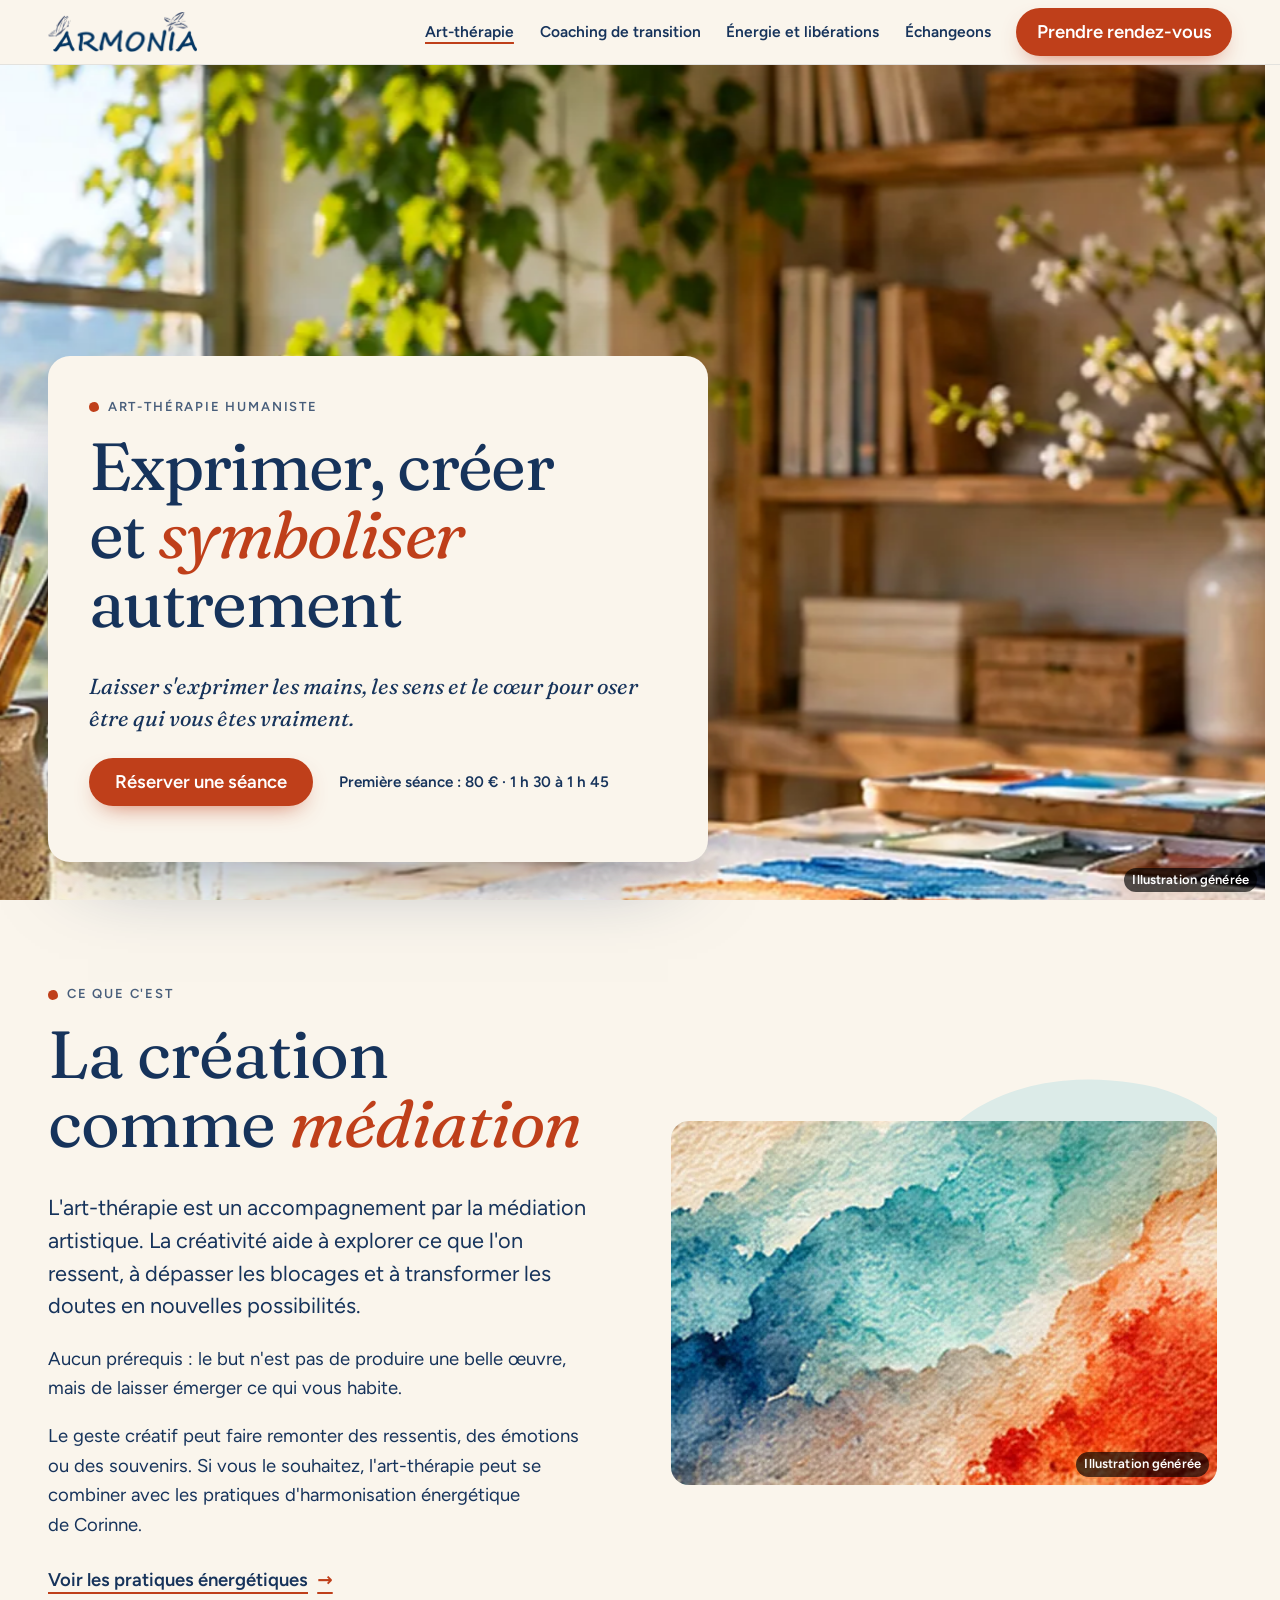
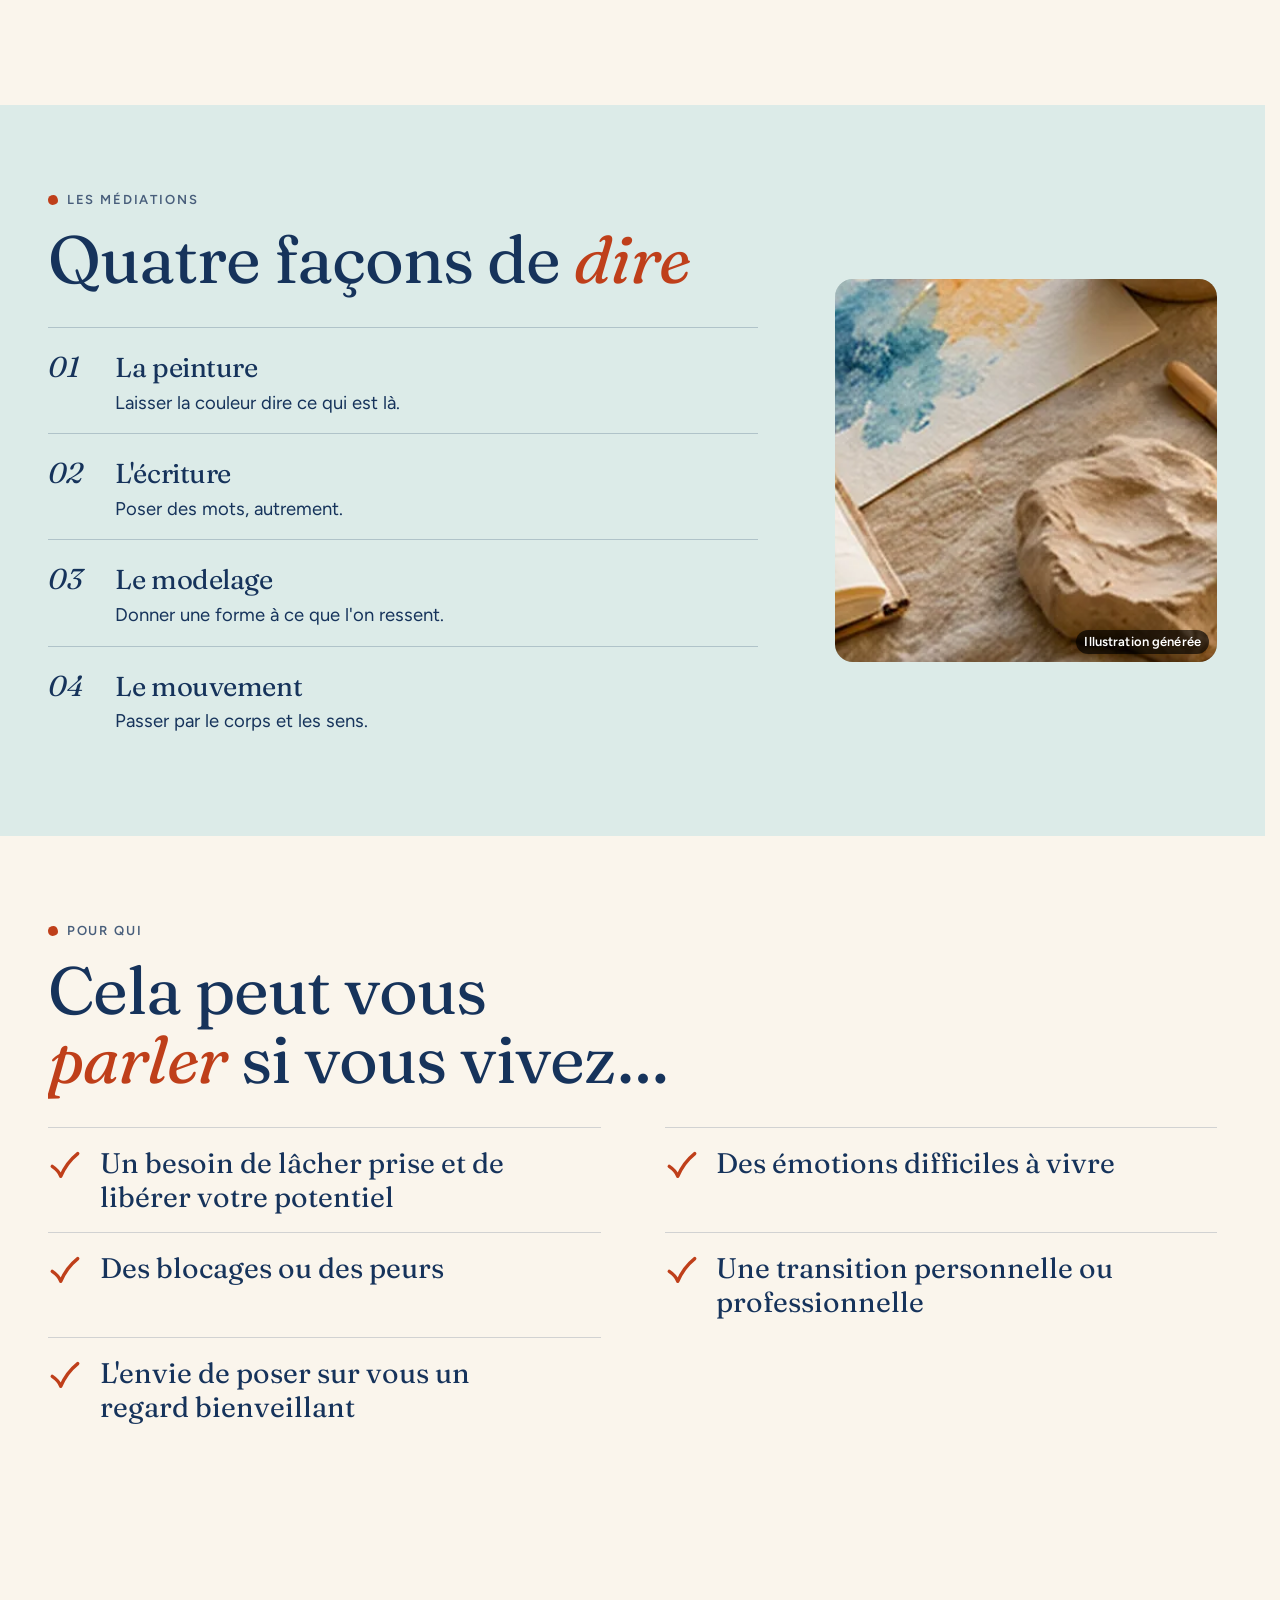
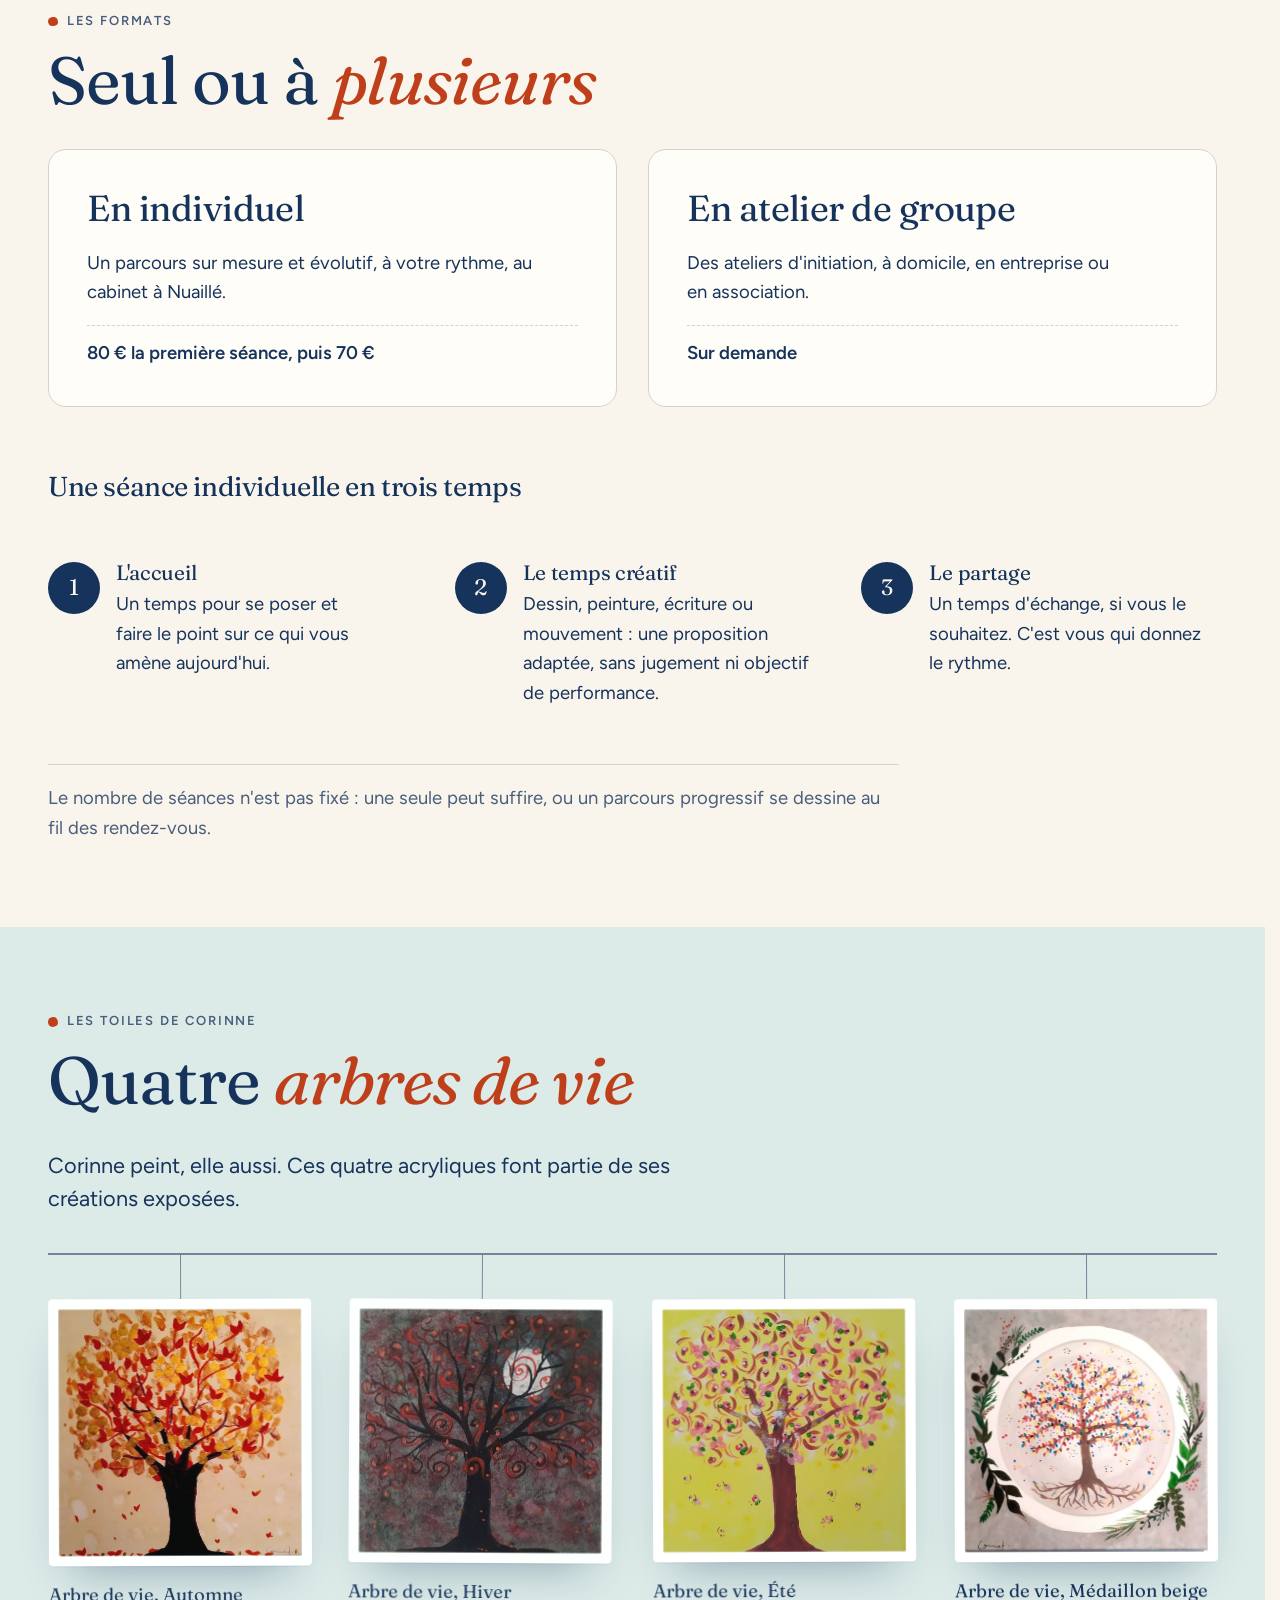
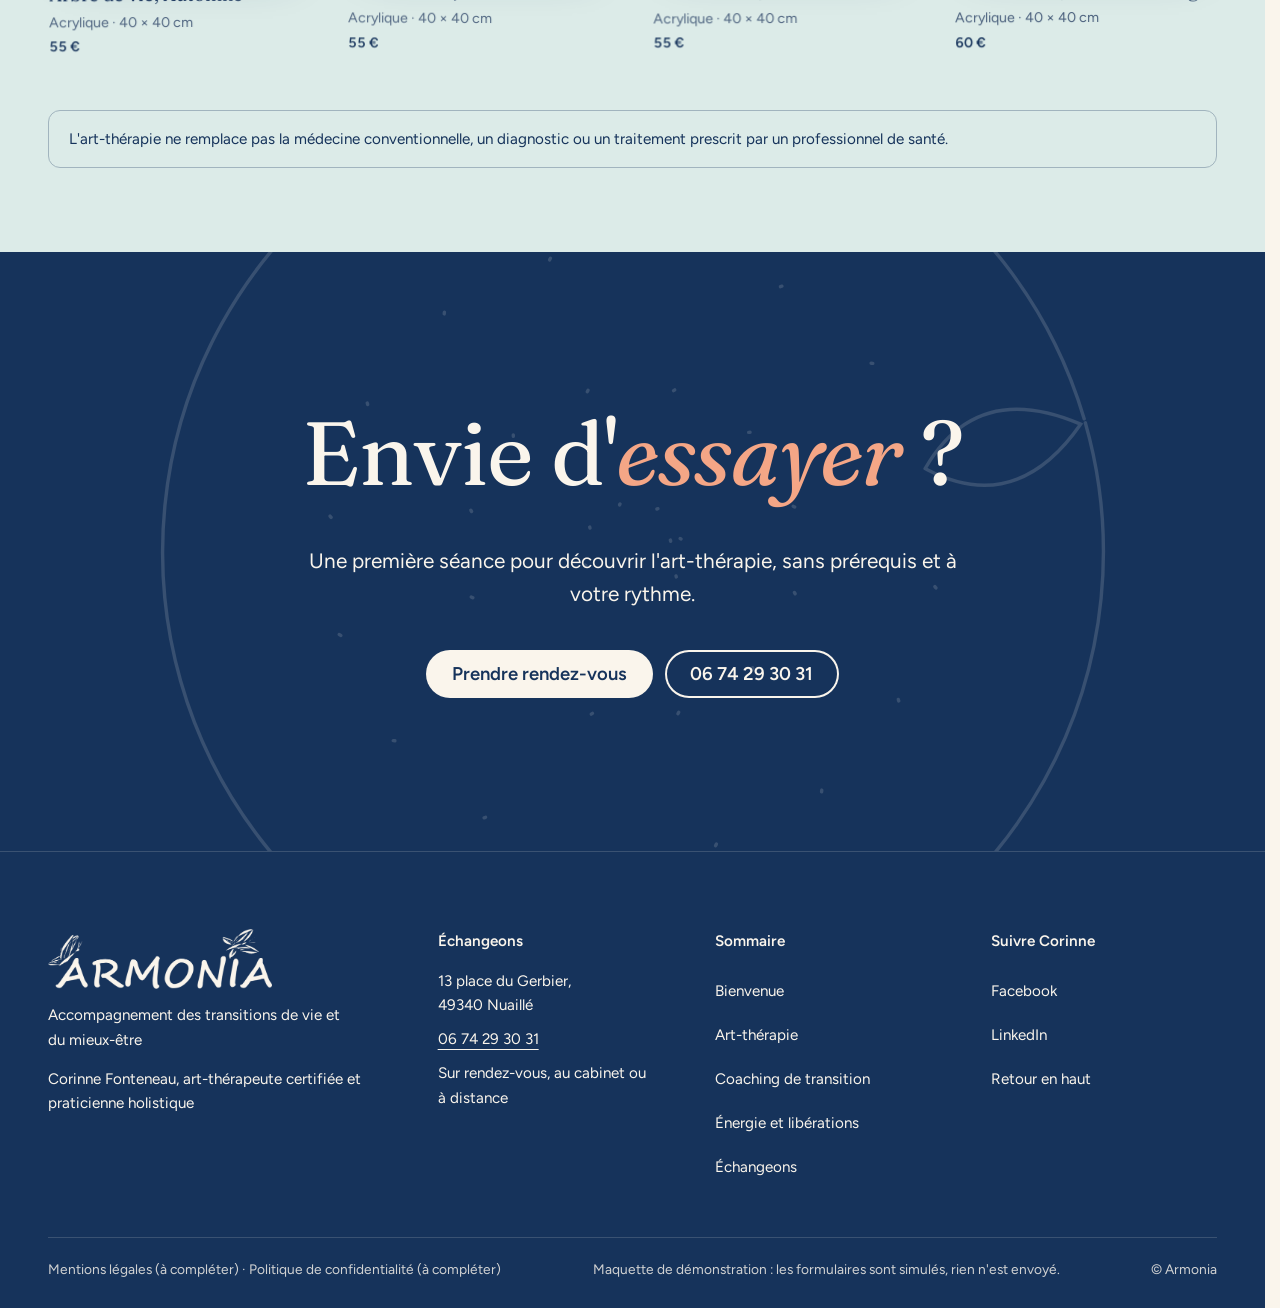
<file: art-therapie.html>
<!doctype html>
<html lang="fr" data-v="2" data-curseur>
<head>
<meta charset="utf-8">
<meta name="viewport" content="width=device-width, initial-scale=1, viewport-fit=cover">
<title>Art-thérapie humaniste à Nuaillé, près de Cholet : Armonia</title>
<meta name="description" content="Exprimer, créer et symboliser autrement : peinture, écriture, modelage, mouvement. Séances individuelles et ateliers de groupe avec Corinne Fonteneau, sans prérequis artistique.">
<meta name="robots" content="noindex, nofollow">
<link rel="canonical" href="https://armonia-maquette.vercel.app/art-therapie">
<style>:root{--fond:#FAF5EC;--texte:#16335B;--voile-fond:#BF3F1A;--ouverture-fond:#FAF5EC;--menu-fond:#FAF5EC}:root { --entete-h: 72px; --barres-h: 0px; } html { background: var(--fond); color: var(--texte); scrollbar-gutter: stable; } body { margin: 0; background: var(--fond); } html.js:not(.secours):not([data-arrivee="retour"]) [data-anime] { opacity: 0; } html.js:not(.secours):not([data-arrivee="retour"]) [data-anime].vu { opacity: 1; } [data-voile] { position: fixed; inset: 0; z-index: 900; background: var(--voile-fond); transform: translateY(100%); visibility: hidden; pointer-events: none; } html[data-arrivee="voile"]:not(.voile-leve):not(.secours) [data-voile] { transform: none; visibility: visible; } html.secours [data-voile] { visibility: hidden !important; } .ouverture-panneau { position: fixed; inset: 0; z-index: 850; display: none; place-content: center; justify-items: center; background: var(--ouverture-fond, var(--voile-fond)); color: var(--texte); text-align: center; } html.js[data-arrivee="intro"]:not(.secours):not(.intro-finie) .ouverture-panneau { display: grid; } html.defilement-bloque, html.defilement-bloque body, html.js[data-arrivee="intro"]:not(.secours):not(.intro-finie), html.js[data-arrivee="intro"]:not(.secours):not(.intro-finie) body, html[data-arrivee="voile"]:not(.voile-leve):not(.secours), html[data-arrivee="voile"]:not(.voile-leve):not(.secours) body { overflow: hidden; } html.js[data-arrivee="intro"]:not(.secours):not(.intro-finie) { background-color: var(--ouverture-fond, var(--voile-fond)); } html[data-arrivee="voile"]:not(.voile-leve):not(.secours) { background-color: var(--voile-fond); } .ouverture-panneau { gap: 22px; } .intro-goutte { position: relative; display: block; width: 92px; height: 92px; } .intro-coeur { position: absolute; inset: 0; background: #BF3F1A; border-radius: 58% 42% 55% 45% / 48% 60% 40% 52%; transform: translateY(-34vh) scale(.45, .62); } .intro-halo { position: absolute; inset: -34px; border-radius: 50% 50% 46% 54% / 55% 45% 55% 45%; background: #DCEBE8; transform: scale(0); } .ouverture-logo { width: min(298px, 64vw); height: auto; } .ouverture-ligne { margin: 0; font-size: .82rem; letter-spacing: .18em; text-transform: uppercase; }</style>
<script>(function () {
var d = document.documentElement, ss = null, ls = null;
try { ss = window.sessionStorage; ls = window.localStorage; } catch (e) {}
d.classList.add('js');
var nav = performance.getEntriesByType ? performance.getEntriesByType('navigation')[0] : null;
var type = nav ? nav.type : 'navigate';
var depart = null;
try { depart = JSON.parse(ss.getItem('socle:depart') || 'null'); ss.removeItem('socle:depart'); } catch (e) {}
if (depart && !(Date.now() - depart.t < 15000)) depart = null;
var mode = type === 'back_forward' ? 'retour' : type === 'reload' ? 'intro' : depart ? 'voile' : 'intro';
d.setAttribute('data-arrivee', mode);
if (mode === 'voile' && depart.couleur) d.style.setProperty('--voile-fond', depart.couleur);
if (type === 'reload' && 'scrollRestoration' in history) {
history.scrollRestoration = 'manual';
}
try {
var choisie = ls && ls.getItem('socle:langue');
var langue = (d.lang || '').slice(0, 2);
if (choisie && choisie !== langue && type === 'navigate' && !depart) {
var alt = document.querySelector('link[rel="alternate"][hreflang="' + choisie + '"]');
if (alt) location.replace(new URL(alt.href).pathname + location.search + location.hash);
}
} catch (e) {}
setTimeout(function () { if (!d.classList.contains('demarre')) d.classList.add('secours'); }, 2000);
})();</script>
<link rel="preload" href="/assets/fonts/fraunces-latin-400-normal.woff2" as="font" type="font/woff2" crossorigin>
<link rel="stylesheet" href="/assets/css/socle.css?v=2">
<link rel="stylesheet" href="/assets/css/site.css?v=2">
<link rel="modulepreload" href="/assets/js/site.js?v=2">
<link rel="modulepreload" href="/assets/js/socle/index.js?v=2">
<script src="/assets/vendor/gsap.min.js" defer></script>
<script src="/assets/vendor/ScrollTrigger.min.js" defer></script>
<script src="/assets/vendor/SplitText.min.js" defer></script>
<script type="module" src="/assets/js/site.js?v=2"></script>
<meta name="theme-color" content="#FAF5EC">
<link rel="icon" href="/assets/images/favicon.svg" type="image/svg+xml">
<link rel="apple-touch-icon" href="/assets/images/apple-touch-icon.png">
<meta property="og:type" content="website">
<meta property="og:site_name" content="Armonia">
<meta property="og:locale" content="fr_FR">
<meta property="og:title" content="Art-thérapie humaniste à Nuaillé, près de Cholet : Armonia">
<meta property="og:description" content="Exprimer, créer et symboliser autrement : peinture, écriture, modelage, mouvement. Séances individuelles et ateliers de groupe avec Corinne Fonteneau, sans prérequis artistique.">
<meta property="og:url" content="https://armonia-maquette.vercel.app/art-therapie">
<meta property="og:image" content="https://armonia-maquette.vercel.app/assets/partage/art-therapie-fr.jpg">
<meta property="og:image:width" content="1200">
<meta property="og:image:height" content="630">
<meta property="og:image:alt" content="Art-thérapie humaniste chez Armonia : exprimer, créer et symboliser autrement">
<meta name="twitter:card" content="summary_large_image">
<script type="application/ld+json">{"@context":"https://schema.org","@type":"LocalBusiness","name":"Armonia, Corinne Fonteneau","url":"https://armonia-maquette.vercel.app/","telephone":"+33674293031","description":"Art-thérapie, coaching de transition et pratiques énergétiques à Nuaillé, près de Cholet.","address":{"@type":"PostalAddress","streetAddress":"13 place du Gerbier","postalCode":"49340","addressLocality":"Nuaillé","addressCountry":"FR"},"sameAs":["https://www.facebook.com/Corinne.ARMONIA","https://www.linkedin.com/in/corinne-armonia"]}</script>
</head>
<body id="haut">
<div data-voile data-forme="iris" aria-hidden="true"><div class="voile-contenu"><img src="/assets/images/logo-clair.png" alt="" width="186" height="50"><span data-voile-libelle>Art-thérapie</span></div></div>
<div class="ouverture-panneau" data-ouverture aria-hidden="true">
  <span class="intro-goutte" data-ouverture-objet><span class="intro-halo"></span><span class="intro-coeur"></span></span>
  <img class="ouverture-logo" src="/assets/images/logo.png" alt="" width="298" height="80">
  <p class="ouverture-ligne">Transitions de vie et mieux-être</p>
</div>
<a class="evitement" href="#contenu">Aller au contenu</a>
<header data-entete>
  <div class="entete-rangee">
    <a class="entete-logo" href="/" aria-label="Armonia, retour à l&#39;accueil" data-libelle="Bienvenue">
      <img src="/assets/images/logo.png" alt="" width="149" height="40">
    </a>
    <nav data-nav aria-label="Navigation principale">
      <ul><li><a href="/art-therapie" data-libelle="Art-thérapie" aria-current="page">Art-thérapie</a></li><li><a href="/coaching-de-transition" data-libelle="Coaching de transition">Coaching de transition</a></li><li><a href="/energie-et-liberations" data-libelle="Énergie et libérations">Énergie et libérations</a></li><li><a href="/echangeons" data-libelle="Échangeons">Échangeons</a></li></ul>
    </nav>
    <div class="entete-actions">
      <a class="bouton" href="/echangeons#rendez-vous" data-libelle="Échangeons">Prendre rendez-vous</a>
      <button type="button" data-menu-bouton aria-controls="menu" aria-expanded="false" data-libelle-ouvrir="Menu" data-libelle-fermer="Fermer"><span data-libelle-bouton>Menu</span></button>
      <a class="menu-sansjs" href="#menu" data-menu-lien>Menu</a>
    </div>
  </div>
</header>
<script>/* Avant le premier affichage : rangées de la navigation (même règle que ajusterNav dans assets/js/socle/entete.js)
   et hauteur réelle de l'en-tête, pour que rien ne saute quand le JavaScript du site prend la main. */
(function () {
  var h = document.documentElement, u = document.querySelector('[data-nav] ul'), e = document.querySelector('[data-entete]');
  if (u) {
    var deborde = function () { return u.scrollWidth > u.clientWidth + 1; }, c = deborde();
    if (c && window.matchMedia('(min-width: 900px)').matches) {
      h.classList.add('nav-deux-rangees'); c = deborde();
      if (c) { h.classList.add('nav-deux-lignes'); var a = u.querySelector('a'); c = !a || u.getBoundingClientRect().height > a.getBoundingClientRect().height * 2.5; }
      if (c) h.classList.remove('nav-deux-rangees', 'nav-deux-lignes');
    }
    if (c) h.classList.add('nav-compacte');
  }
  if (e) h.style.setProperty('--entete-h', Math.round(e.getBoundingClientRect().height) + 'px');
})();</script>
<span id="menu-ferme" aria-hidden="true"></span>
<div id="menu" data-menu role="dialog" aria-modal="true" aria-label="Menu">
  <p class="menu-sansjs-fermer"><a href="#menu-ferme">Fermer</a></p>
  <ul><li style="--i:0"><a href="/" class="menu-lien" data-libelle="Bienvenue">Bienvenue</a></li><li style="--i:1"><a href="/art-therapie" class="menu-lien" data-libelle="Art-thérapie" aria-current="page">Art-thérapie</a></li><li style="--i:2"><a href="/coaching-de-transition" class="menu-lien" data-libelle="Coaching de transition">Coaching de transition</a></li><li style="--i:3"><a href="/energie-et-liberations" class="menu-lien" data-libelle="Énergie et libérations">Énergie et libérations</a></li><li style="--i:4"><a href="/echangeons" class="menu-lien" data-libelle="Échangeons">Échangeons</a></li></ul>
  <p class="menu-actions">
    <a class="bouton" href="/echangeons#rendez-vous" data-libelle="Échangeons">Prendre rendez-vous</a>
    <a class="bouton bouton--contour" href="tel:+33674293031">Appeler 06 74 29 30 31</a>
  </p>
  <p class="menu-adresse">13 place du Gerbier, 49340 Nuaillé · sur rendez-vous</p>
</div>
<main id="contenu" tabindex="-1">
<section class="ouv-plein" id="debut">
  <figure class="media ouv-plein-media" data-grok data-fx="parallaxe" data-fx-force="5" data-iris-centre style="--cadrage:50% 50%">
  <picture><source media="(max-width: 760px) and (orientation: portrait)" srcset="/assets/images/grok/art-therapie-ouverture-mobile-640.webp 640w, /assets/images/grok/art-therapie-ouverture-mobile-1080.webp 1080w" sizes="100vw">
    <img src="/assets/images/grok/art-therapie-ouverture-1280.webp" srcset="/assets/images/grok/art-therapie-ouverture-640.webp 640w, /assets/images/grok/art-therapie-ouverture-1280.webp 1280w, /assets/images/grok/art-therapie-ouverture-1920.webp 1920w" sizes="100vw" alt="Un atelier lumineux : pinceaux dans un pot, boîte d&#39;aquarelle et feuille aux lavis de couleur sur une grande table, devant une fenêtre" width="1280" height="720" fetchpriority="high" loading="eager" decoding="async">
  </picture><figcaption class="mention-ia">Illustration générée</figcaption>
</figure>
  <div class="ouv-plein-texte">
    <p class="surtitre ouv-fondu">Art-thérapie humaniste</p>
    <h1 class="ouv-plein-titre"><span class="ligne-masque"><span class="ouv-ligne">Exprimer, créer et <em>symboliser</em> autrement</span></span> </h1>
    <p class="chapo ouv-fondu masque-ecran-tres-bas">Laisser s&#39;exprimer les mains, les sens et le cœur pour oser être qui vous êtes vraiment.</p>
    <p class="hero-actions ouv-fondu">
      <a href="/echangeons?demande=art-therapie#rendez-vous" class="bouton" data-libelle="Échangeons" data-action-principale data-survol="magnetique">Réserver une séance</a>
      <span class="hero-info" data-info-cle>Première séance : 80 € · 1 h 30 à 1 h 45</span>
    </p>
  </div>
</section>
<section class="duo conteneur" id="mediation">
  <div class="duo-texte">
    <p class="surtitre " data-anime>Ce que c&#39;est</p>
    <h2 class="titre " data-anime="lignes">La création comme <em>médiation</em></h2>
    <p class="chapo" data-anime>L&#39;art-thérapie est un accompagnement par la médiation artistique. La créativité aide à explorer ce que l&#39;on ressent, à dépasser les blocages et à transformer les doutes en nouvelles possibilités.</p>
    <p data-anime>Aucun prérequis : le but n&#39;est pas de produire une belle œuvre, mais de laisser émerger ce qui vous habite.</p>
    <p data-anime>Le geste créatif peut faire remonter des ressentis, des émotions ou des souvenirs. Si vous le souhaitez, l&#39;art-thérapie peut se combiner avec les pratiques d&#39;harmonisation énergétique de Corinne.</p>
    <p data-anime><a href="/energie-et-liberations" class="lien-fleche" data-libelle="Énergie et libérations">Voir les pratiques énergétiques</a></p>
  </div>
  <div class="duo-visuel">
    <svg class="tache duo-tache" viewBox="0 0 100 100" aria-hidden="true" data-audit-ignorer preserveAspectRatio="none"><path d="M61 4c20 3 35 20 37 41 2 22-9 44-30 51-22 8-48 1-60-19C-3 58 0 31 16 15 28 4 45 1 61 4z" fill="currentColor"/></svg>
    <figure class="media duo-media" data-grok data-effet="tache" style="--cadrage:30% 50%">
  <picture>
    <img src="/assets/images/grok/art-therapie-pigments-1280.webp" srcset="/assets/images/grok/art-therapie-pigments-640.webp 640w, /assets/images/grok/art-therapie-pigments-1280.webp 1280w" sizes="(max-width: 760px) 92vw, 42vw" alt="Des pigments bleu et vermillon qui se mêlent dans l&#39;eau sur un papier épais" width="1280" height="853" loading="lazy" decoding="async">
  </picture><figcaption class="mention-ia">Illustration générée</figcaption>
</figure>
  </div>
</section>
<section class="mediations fond-lavis" id="mediations">
  <div class="conteneur mediations-grille">
    <div>
      <p class="surtitre " data-anime>Les médiations</p>
      <h2 class="titre " data-anime="lignes">Quatre façons de <em>dire</em></h2>
      <ol class="mediations-liste" data-anime="cascade"><li><span class="num" aria-hidden="true">01</span><div><h3>La peinture</h3><p>Laisser la couleur dire ce qui est là.</p></div></li><li><span class="num" aria-hidden="true">02</span><div><h3>L&#39;écriture</h3><p>Poser des mots, autrement.</p></div></li><li><span class="num" aria-hidden="true">03</span><div><h3>Le modelage</h3><p>Donner une forme à ce que l&#39;on ressent.</p></div></li><li><span class="num" aria-hidden="true">04</span><div><h3>Le mouvement</h3><p>Passer par le corps et les sens.</p></div></li></ol>
    </div>
    <figure class="media mediations-media" data-grok data-fx="parallaxe" data-fx-force="8" style="--cadrage:64% 60%">
  <picture>
    <img src="/assets/images/grok/art-therapie-mediations-1280.webp" srcset="/assets/images/grok/art-therapie-mediations-640.webp 640w, /assets/images/grok/art-therapie-mediations-1280.webp 1280w" sizes="(max-width: 760px) 92vw, 34vw" alt="De la terre à modeler, un carnet, un outil en bois et une aquarelle sur une table" width="1280" height="853" loading="lazy" decoding="async">
  </picture><figcaption class="mention-ia">Illustration générée</figcaption>
</figure>
  </div>
</section>
<section class="pourqui conteneur" id="pour-qui">
  <p class="surtitre " data-anime>Pour qui</p>
  <h2 class="titre " data-anime="lignes">Cela peut vous <em>parler</em> si vous vivez…</h2>
  <ul class="pourqui-liste" data-anime="cascade" data-visuel><li><svg viewBox="0 0 24 24" aria-hidden="true"><path d="M3 13c3 2 5 4 6 7 3-7 7-12 12-16" fill="none" stroke="currentColor" stroke-width="2.4" stroke-linecap="round" stroke-linejoin="round"/></svg><span>Un besoin de lâcher prise et de libérer votre potentiel</span></li><li><svg viewBox="0 0 24 24" aria-hidden="true"><path d="M3 13c3 2 5 4 6 7 3-7 7-12 12-16" fill="none" stroke="currentColor" stroke-width="2.4" stroke-linecap="round" stroke-linejoin="round"/></svg><span>Des émotions difficiles à vivre</span></li><li><svg viewBox="0 0 24 24" aria-hidden="true"><path d="M3 13c3 2 5 4 6 7 3-7 7-12 12-16" fill="none" stroke="currentColor" stroke-width="2.4" stroke-linecap="round" stroke-linejoin="round"/></svg><span>Des blocages ou des peurs</span></li><li><svg viewBox="0 0 24 24" aria-hidden="true"><path d="M3 13c3 2 5 4 6 7 3-7 7-12 12-16" fill="none" stroke="currentColor" stroke-width="2.4" stroke-linecap="round" stroke-linejoin="round"/></svg><span>Une transition personnelle ou professionnelle</span></li><li><svg viewBox="0 0 24 24" aria-hidden="true"><path d="M3 13c3 2 5 4 6 7 3-7 7-12 12-16" fill="none" stroke="currentColor" stroke-width="2.4" stroke-linecap="round" stroke-linejoin="round"/></svg><span>L&#39;envie de poser sur vous un regard bienveillant</span></li></ul>
</section>
<section class="formats conteneur" id="formats">
  <div class="formats-tete">
    <p class="surtitre " data-anime>Les formats</p>
    <h2 class="titre " data-anime="lignes">Seul ou à <em>plusieurs</em></h2>
  </div>
  <div class="formats-grille" data-anime="cascade">
    <article class="format">
      <h3>En individuel</h3>
      <p>Un parcours sur mesure et évolutif, à votre rythme, au cabinet à Nuaillé.</p>
      <p class="format-detail" data-prix>80 € la première séance, puis 70 €</p>
    </article><article class="format">
      <h3>En atelier de groupe</h3>
      <p>Des ateliers d&#39;initiation, à domicile, en entreprise ou en association.</p>
      <p class="format-detail" data-prix>Sur demande</p>
    </article>
  </div>
  <div class="deroule">
    <h3 class="deroule-titre" data-anime>Une séance individuelle en trois temps</h3>
    <svg class="seance-trait" viewBox="0 0 1000 60" preserveAspectRatio="none" aria-hidden="true" data-fx="trace" data-visuel><path d="M4 30 C 180 54, 320 6, 500 30 S 820 54, 996 26" fill="none" stroke="currentColor" stroke-width="3" stroke-linecap="round"/></svg>
    <ol class="deroule-temps" data-anime="cascade"><li><span class="seance-num" aria-hidden="true">1</span><div><h4>L&#39;accueil</h4><p>Un temps pour se poser et faire le point sur ce qui vous amène aujourd&#39;hui.</p></div></li><li><span class="seance-num" aria-hidden="true">2</span><div><h4>Le temps créatif</h4><p>Dessin, peinture, écriture ou mouvement : une proposition adaptée, sans jugement ni objectif de performance.</p></div></li><li><span class="seance-num" aria-hidden="true">3</span><div><h4>Le partage</h4><p>Un temps d&#39;échange, si vous le souhaitez. C&#39;est vous qui donnez le rythme.</p></div></li></ol>
    <p class="seance-note" data-anime>Le nombre de séances n&#39;est pas fixé : une seule peut suffire, ou un parcours progressif se dessine au fil des rendez-vous.</p>
  </div>
</section>
<section class="arbres fond-lavis" id="toiles">
  <div class="conteneur arbres-tete">
    <p class="surtitre " data-anime>Les toiles de Corinne</p>
    <h2 class="titre " data-anime="lignes">Quatre <em>arbres de vie</em></h2>
    <p class="chapo" data-anime>Corinne peint, elle aussi. Ces quatre acryliques font partie de ses créations exposées.</p>
  </div>
  <div class="conteneur arbres-grille" data-effet="accrochage">
    <figure class="toile oeuvre oeuvre--mur">
  <div class="toile-cadre"><figure class="media toile-media" style="--cadrage:50% 50%;aspect-ratio:568 / 577">
  <picture>
    <img src="/assets/images/toile-arbre-automne-560.webp" srcset="/assets/images/toile-arbre-automne-480.webp 480w, /assets/images/toile-arbre-automne-560.webp 560w" sizes="(max-width: 760px) 44vw, 22vw" alt="Arbre de vie, Automne, acrylique de Corinne Fonteneau" width="560" height="569" loading="lazy" decoding="async">
  </picture>
</figure></div>
  <figcaption class="toile-cartel">
    <strong>Arbre de vie, Automne</strong>
    <span>Acrylique · 40 × 40 cm</span>
    <span class="toile-prix" data-prix>55 €</span>
  </figcaption>
</figure><figure class="toile oeuvre oeuvre--mur">
  <div class="toile-cadre"><figure class="media toile-media" style="--cadrage:50% 50%;aspect-ratio:568 / 569">
  <picture>
    <img src="/assets/images/toile-arbre-hiver-560.webp" srcset="/assets/images/toile-arbre-hiver-480.webp 480w, /assets/images/toile-arbre-hiver-560.webp 560w" sizes="(max-width: 760px) 44vw, 22vw" alt="Arbre de vie, Hiver, acrylique de Corinne Fonteneau" width="560" height="561" loading="lazy" decoding="async">
  </picture>
</figure></div>
  <figcaption class="toile-cartel">
    <strong>Arbre de vie, Hiver</strong>
    <span>Acrylique · 40 × 40 cm</span>
    <span class="toile-prix" data-prix>55 €</span>
  </figcaption>
</figure><figure class="toile oeuvre oeuvre--mur">
  <div class="toile-cadre"><figure class="media toile-media" style="--cadrage:50% 50%;aspect-ratio:568 / 568">
  <picture>
    <img src="/assets/images/toile-arbre-ete-560.webp" srcset="/assets/images/toile-arbre-ete-480.webp 480w, /assets/images/toile-arbre-ete-560.webp 560w" sizes="(max-width: 760px) 44vw, 22vw" alt="Arbre de vie, Été, acrylique de Corinne Fonteneau" width="560" height="560" loading="lazy" decoding="async">
  </picture>
</figure></div>
  <figcaption class="toile-cartel">
    <strong>Arbre de vie, Été</strong>
    <span>Acrylique · 40 × 40 cm</span>
    <span class="toile-prix" data-prix>55 €</span>
  </figcaption>
</figure><figure class="toile oeuvre oeuvre--mur">
  <div class="toile-cadre"><figure class="media toile-media" style="--cadrage:50% 50%;aspect-ratio:568 / 567">
  <picture>
    <img src="/assets/images/toile-arbre-medaillon-560.webp" srcset="/assets/images/toile-arbre-medaillon-480.webp 480w, /assets/images/toile-arbre-medaillon-560.webp 560w" sizes="(max-width: 760px) 44vw, 22vw" alt="Arbre de vie, Médaillon beige, acrylique de Corinne Fonteneau" width="560" height="559" loading="lazy" decoding="async">
  </picture>
</figure></div>
  <figcaption class="toile-cartel">
    <strong>Arbre de vie, Médaillon beige</strong>
    <span>Acrylique · 40 × 40 cm</span>
    <span class="toile-prix" data-prix>60 €</span>
  </figcaption>
</figure>
  </div>
  <p class="conteneur mention-cadre" data-anime>L&#39;art-thérapie ne remplace pas la médecine conventionnelle, un diagnostic ou un traitement prescrit par un professionnel de santé.</p>
</section>
<section class="appel" id="rencontre">
  <svg class="rosace appel-rosace" viewBox="0 0 200 200" aria-hidden="true" data-effet="rosace" data-visuel data-audit-ignorer>
  <g class="rosace-tour" fill="none" stroke="currentColor" stroke-width=".7" stroke-linecap="round">
    <circle pathLength="1" cx="100" cy="100" r="96"/>
    <g class="rosace-a"><path pathLength="1" d="M162.0 100.0 Q177.1 85.4 195.0 100.0 Q177.1 114.6 162.0 100.0Z"/><path pathLength="1" d="M157.3 123.7 Q176.8 116.1 187.8 136.4 Q165.7 143.0 157.3 123.7Z"/><path pathLength="1" d="M143.8 143.8 Q164.8 144.3 167.2 167.2 Q144.3 164.8 143.8 143.8Z"/><path pathLength="1" d="M123.7 157.3 Q143.0 165.7 136.4 187.8 Q116.1 176.8 123.7 157.3Z"/><path pathLength="1" d="M100.0 162.0 Q114.6 177.1 100.0 195.0 Q85.4 177.1 100.0 162.0Z"/><path pathLength="1" d="M76.3 157.3 Q83.9 176.8 63.6 187.8 Q57.0 165.7 76.3 157.3Z"/><path pathLength="1" d="M56.2 143.8 Q55.7 164.8 32.8 167.2 Q35.2 144.3 56.2 143.8Z"/><path pathLength="1" d="M42.7 123.7 Q34.3 143.0 12.2 136.4 Q23.2 116.1 42.7 123.7Z"/><path pathLength="1" d="M38.0 100.0 Q22.9 114.6 5.0 100.0 Q22.9 85.4 38.0 100.0Z"/><path pathLength="1" d="M42.7 76.3 Q23.2 83.9 12.2 63.6 Q34.3 57.0 42.7 76.3Z"/><path pathLength="1" d="M56.2 56.2 Q35.2 55.7 32.8 32.8 Q55.7 35.2 56.2 56.2Z"/><path pathLength="1" d="M76.3 42.7 Q57.0 34.3 63.6 12.2 Q83.9 23.2 76.3 42.7Z"/><path pathLength="1" d="M100.0 38.0 Q85.4 22.9 100.0 5.0 Q114.6 22.9 100.0 38.0Z"/><path pathLength="1" d="M123.7 42.7 Q116.1 23.2 136.4 12.2 Q143.0 34.3 123.7 42.7Z"/><path pathLength="1" d="M143.8 56.2 Q144.3 35.2 167.2 32.8 Q164.8 55.7 143.8 56.2Z"/><path pathLength="1" d="M157.3 76.3 Q165.7 57.0 187.8 63.6 Q176.8 83.9 157.3 76.3Z"/></g>
    <g class="rosace-b"><path pathLength="1" d="M134.0 100.0 Q148.1 86.4 166.0 100.0 Q148.1 113.6 134.0 100.0Z"/><path pathLength="1" d="M129.4 117.0 Q148.5 112.3 157.2 133.0 Q134.9 135.8 129.4 117.0Z"/><path pathLength="1" d="M117.0 129.4 Q135.8 134.9 133.0 157.2 Q112.3 148.5 117.0 129.4Z"/><path pathLength="1" d="M100.0 134.0 Q113.6 148.1 100.0 166.0 Q86.4 148.1 100.0 134.0Z"/><path pathLength="1" d="M83.0 129.4 Q87.7 148.5 67.0 157.2 Q64.2 134.9 83.0 129.4Z"/><path pathLength="1" d="M70.6 117.0 Q65.1 135.8 42.8 133.0 Q51.5 112.3 70.6 117.0Z"/><path pathLength="1" d="M66.0 100.0 Q51.9 113.6 34.0 100.0 Q51.9 86.4 66.0 100.0Z"/><path pathLength="1" d="M70.6 83.0 Q51.5 87.7 42.8 67.0 Q65.1 64.2 70.6 83.0Z"/><path pathLength="1" d="M83.0 70.6 Q64.2 65.1 67.0 42.8 Q87.7 51.5 83.0 70.6Z"/><path pathLength="1" d="M100.0 66.0 Q86.4 51.9 100.0 34.0 Q113.6 51.9 100.0 66.0Z"/><path pathLength="1" d="M117.0 70.6 Q112.3 51.5 133.0 42.8 Q135.8 65.1 117.0 70.6Z"/><path pathLength="1" d="M129.4 83.0 Q134.9 64.2 157.2 67.0 Q148.5 87.7 129.4 83.0Z"/></g>
    <g class="rosace-c"><path pathLength="1" d="M110.0 100.0 Q120.5 89.6 136.0 100.0 Q120.5 110.4 110.0 100.0Z"/><path pathLength="1" d="M107.1 107.1 Q121.9 107.1 125.5 125.5 Q107.1 121.9 107.1 107.1Z"/><path pathLength="1" d="M100.0 110.0 Q110.4 120.5 100.0 136.0 Q89.6 120.5 100.0 110.0Z"/><path pathLength="1" d="M92.9 107.1 Q92.9 121.9 74.5 125.5 Q78.1 107.1 92.9 107.1Z"/><path pathLength="1" d="M90.0 100.0 Q79.5 110.4 64.0 100.0 Q79.5 89.6 90.0 100.0Z"/><path pathLength="1" d="M92.9 92.9 Q78.1 92.9 74.5 74.5 Q92.9 78.1 92.9 92.9Z"/><path pathLength="1" d="M100.0 90.0 Q89.6 79.5 100.0 64.0 Q110.4 79.5 100.0 90.0Z"/><path pathLength="1" d="M107.1 92.9 Q107.1 78.1 125.5 74.5 Q121.9 92.9 107.1 92.9Z"/></g>
    <circle pathLength="1" cx="100" cy="100" r="8"/>
  </g>
</svg>
  <div class="conteneur appel-contenu">
    <h2 class="titre appel-titre" data-anime="lignes">Envie d'<em>essayer</em> ?</h2>
    <p class="appel-texte" data-anime>Une première séance pour découvrir l&#39;art-thérapie, sans prérequis et à votre rythme.</p>
    <p class="appel-actions" data-anime>
      <a href="/echangeons?demande=art-therapie#rendez-vous" class="bouton" data-libelle="Échangeons" data-survol="magnetique">Prendre rendez-vous</a>
      <a class="bouton bouton--contour" href="tel:+33674293031">06 74 29 30 31</a>
    </p>
  </div>
</section>
</main>
<footer class="pied" id="pied">
  <div class="conteneur pied-grille">
    <div class="pied-marque">
      <img src="/assets/images/logo-clair.png" alt="Armonia" width="224" height="60" loading="lazy">
      <p>Accompagnement des transitions de vie et du mieux-être</p>
      <p>Corinne Fonteneau, art-thérapeute certifiée et praticienne holistique</p>
    </div>
    <div>
      <p><strong>Échangeons</strong></p>
      <p>13 place du Gerbier, 49340 Nuaillé<br><a href="tel:+33674293031">06 74 29 30 31</a><br>Sur rendez-vous, au cabinet ou à distance</p>
    </div>
    <nav aria-label="Sommaire">
      <p><strong>Sommaire</strong></p>
      <ul><li><a href="/" data-libelle="Bienvenue">Bienvenue</a></li><li><a href="/art-therapie" data-libelle="Art-thérapie" aria-current="page">Art-thérapie</a></li><li><a href="/coaching-de-transition" data-libelle="Coaching de transition">Coaching de transition</a></li><li><a href="/energie-et-liberations" data-libelle="Énergie et libérations">Énergie et libérations</a></li><li><a href="/echangeons" data-libelle="Échangeons">Échangeons</a></li></ul>
    </nav>
    <div>
      <p><strong>Suivre Corinne</strong></p>
      <ul>
        <li><a href="https://www.facebook.com/Corinne.ARMONIA" target="_blank" rel="noopener">Facebook <span class="visuellement-cache">(nouvel onglet)</span></a></li>
        <li><a href="https://www.linkedin.com/in/corinne-armonia" target="_blank" rel="noopener">LinkedIn <span class="visuellement-cache">(nouvel onglet)</span></a></li>
        <li><a href="#haut" data-sans-transition>Retour en haut</a></li>
      </ul>
    </div>
  </div>
  <div class="conteneur pied-bas"><p>Mentions légales (à compléter) · Politique de confidentialité (à compléter)</p><p>Maquette de démonstration : les formulaires sont simulés, rien n&#39;est envoyé.</p><p>© Armonia</p></div>
</footer>
<div data-barre-fixe>
  <a class="bouton bouton--contour" href="tel:+33674293031">Appeler</a>
  <a class="bouton" href="/echangeons#rendez-vous" data-libelle="Échangeons">Rendez-vous</a>
</div>
</body>
</html>
</file>
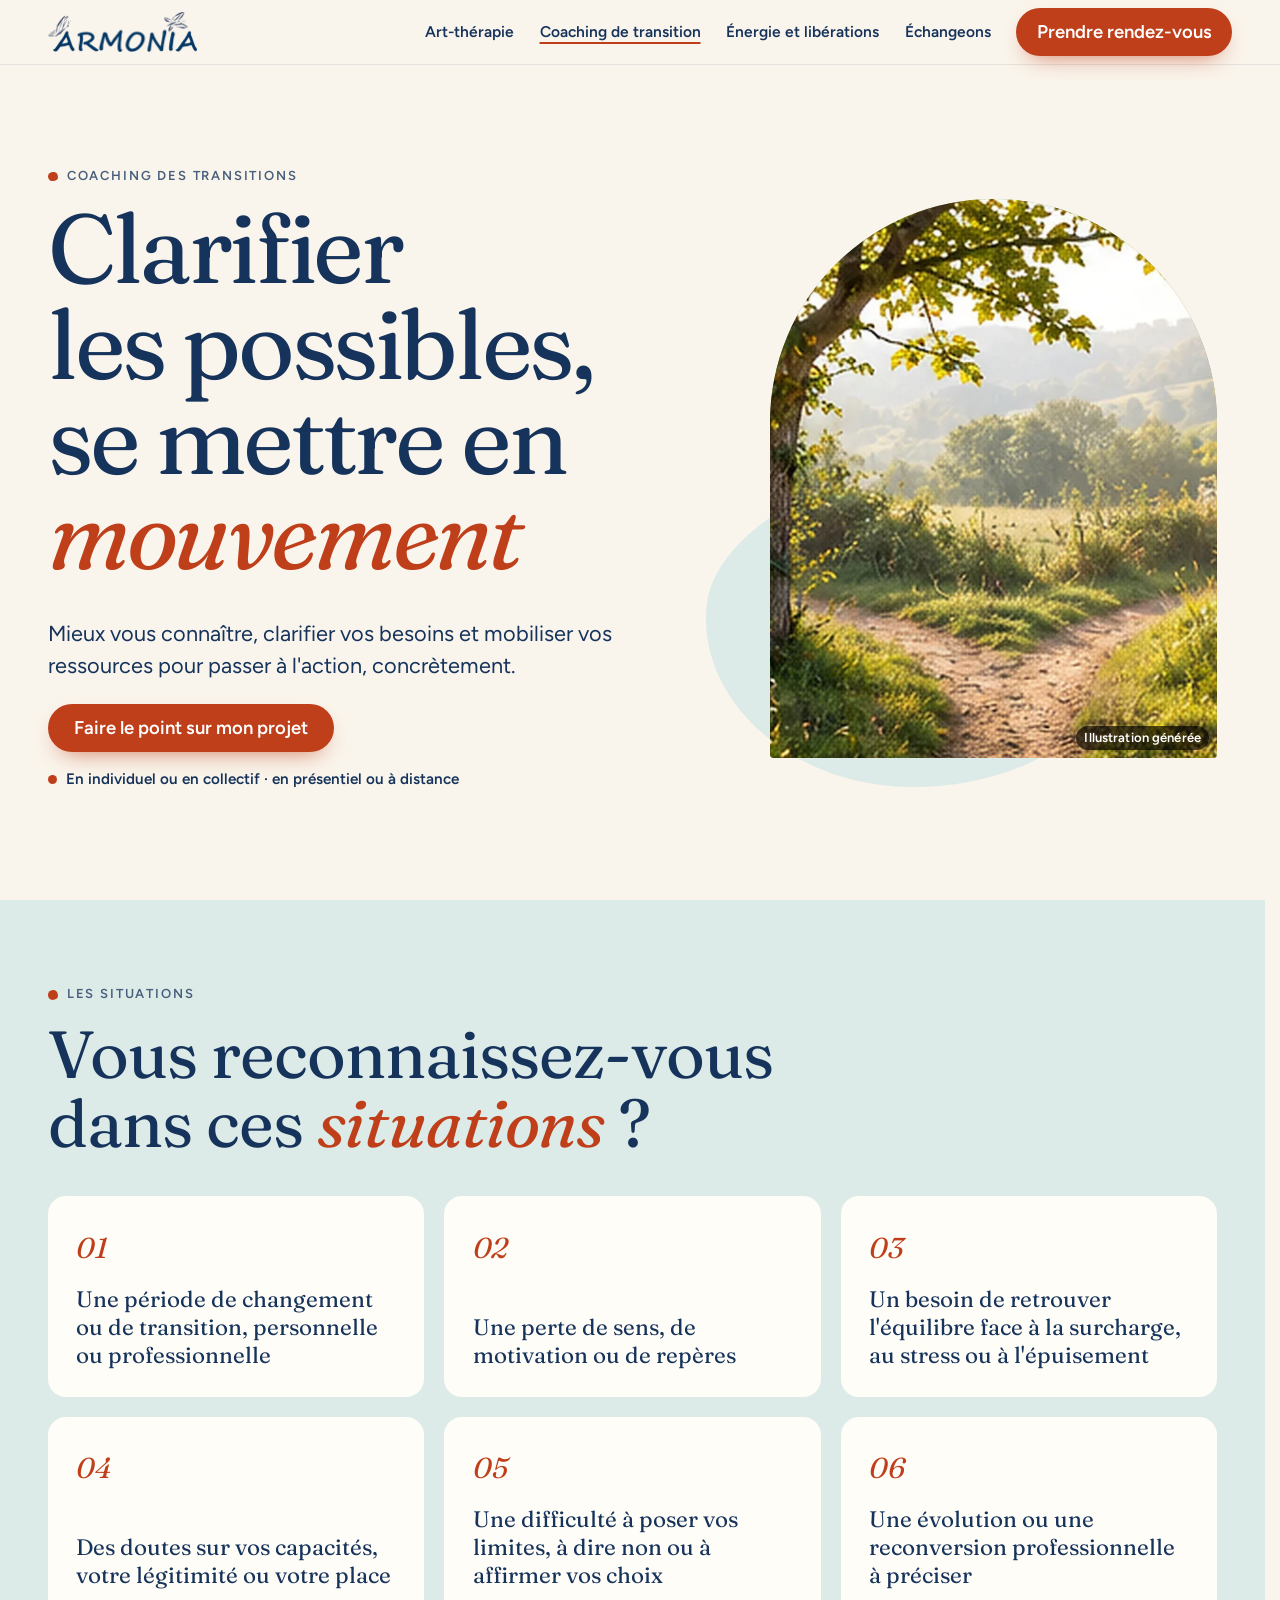
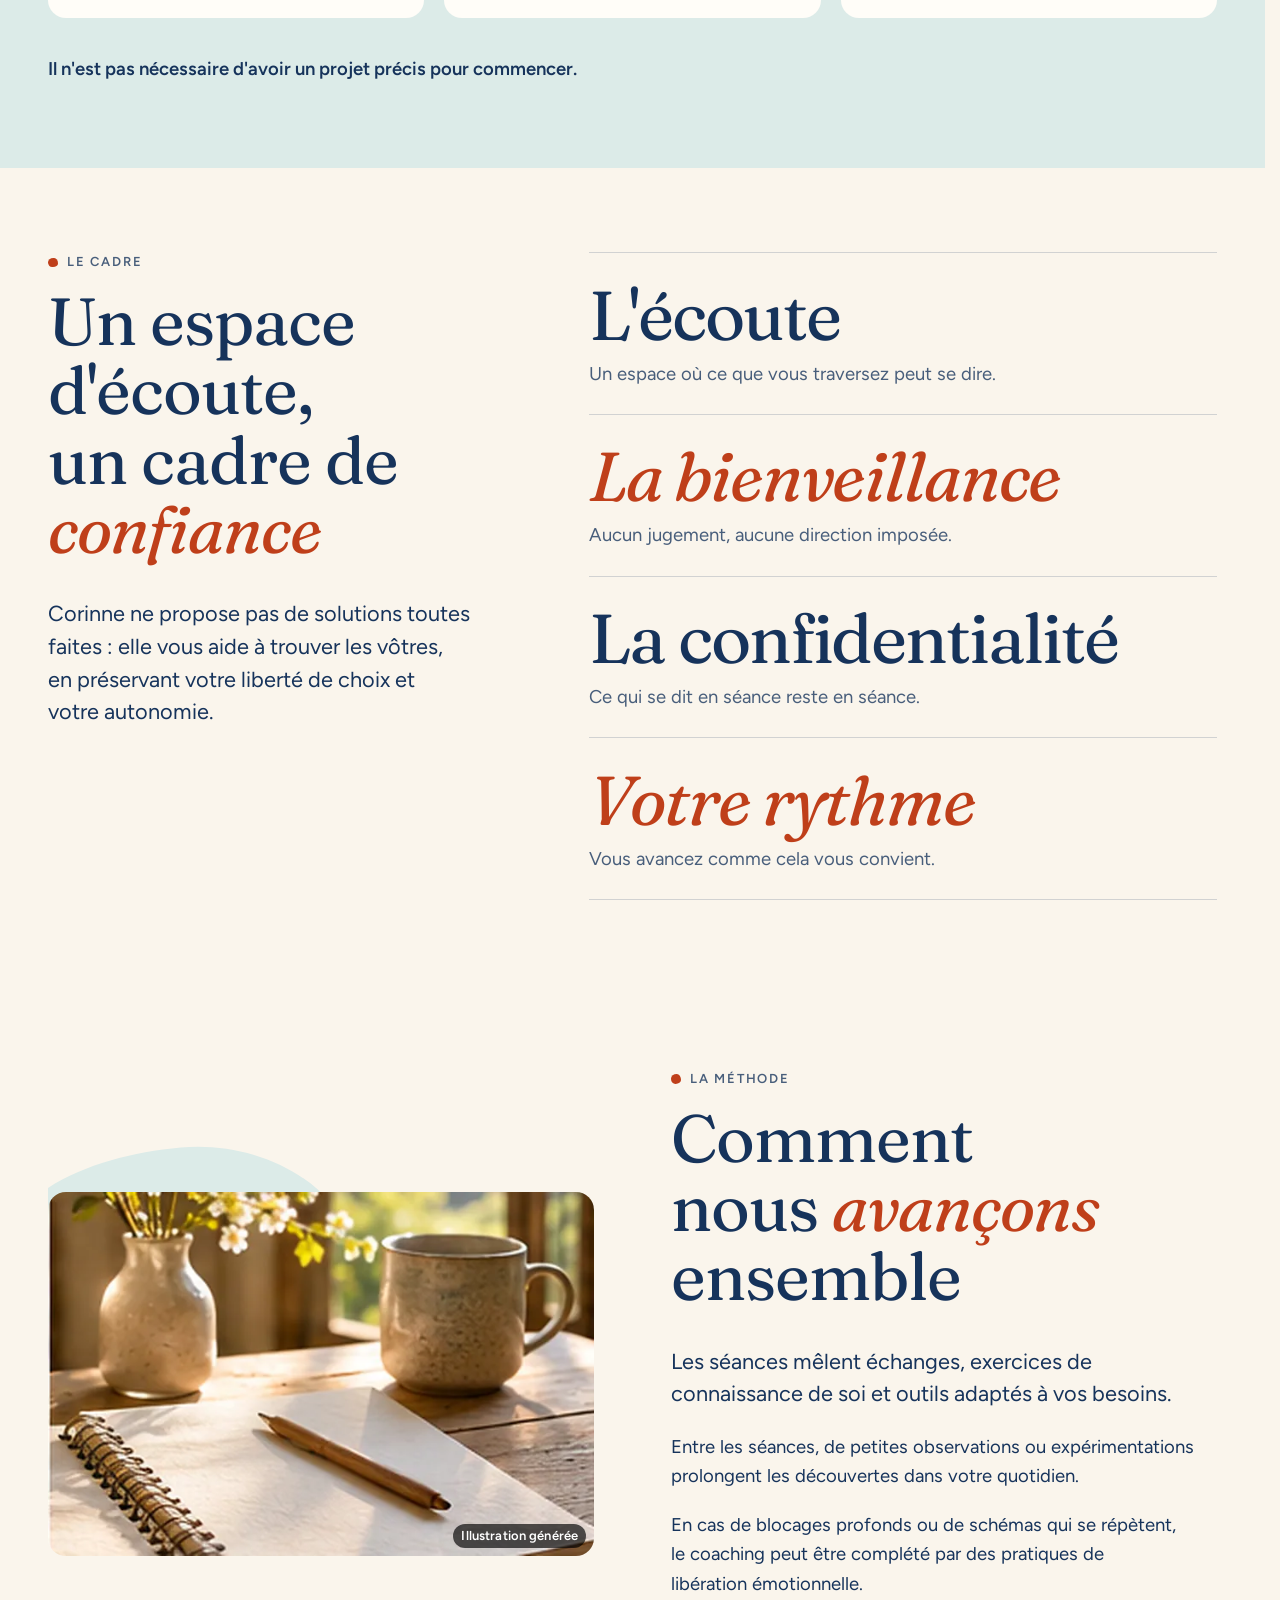
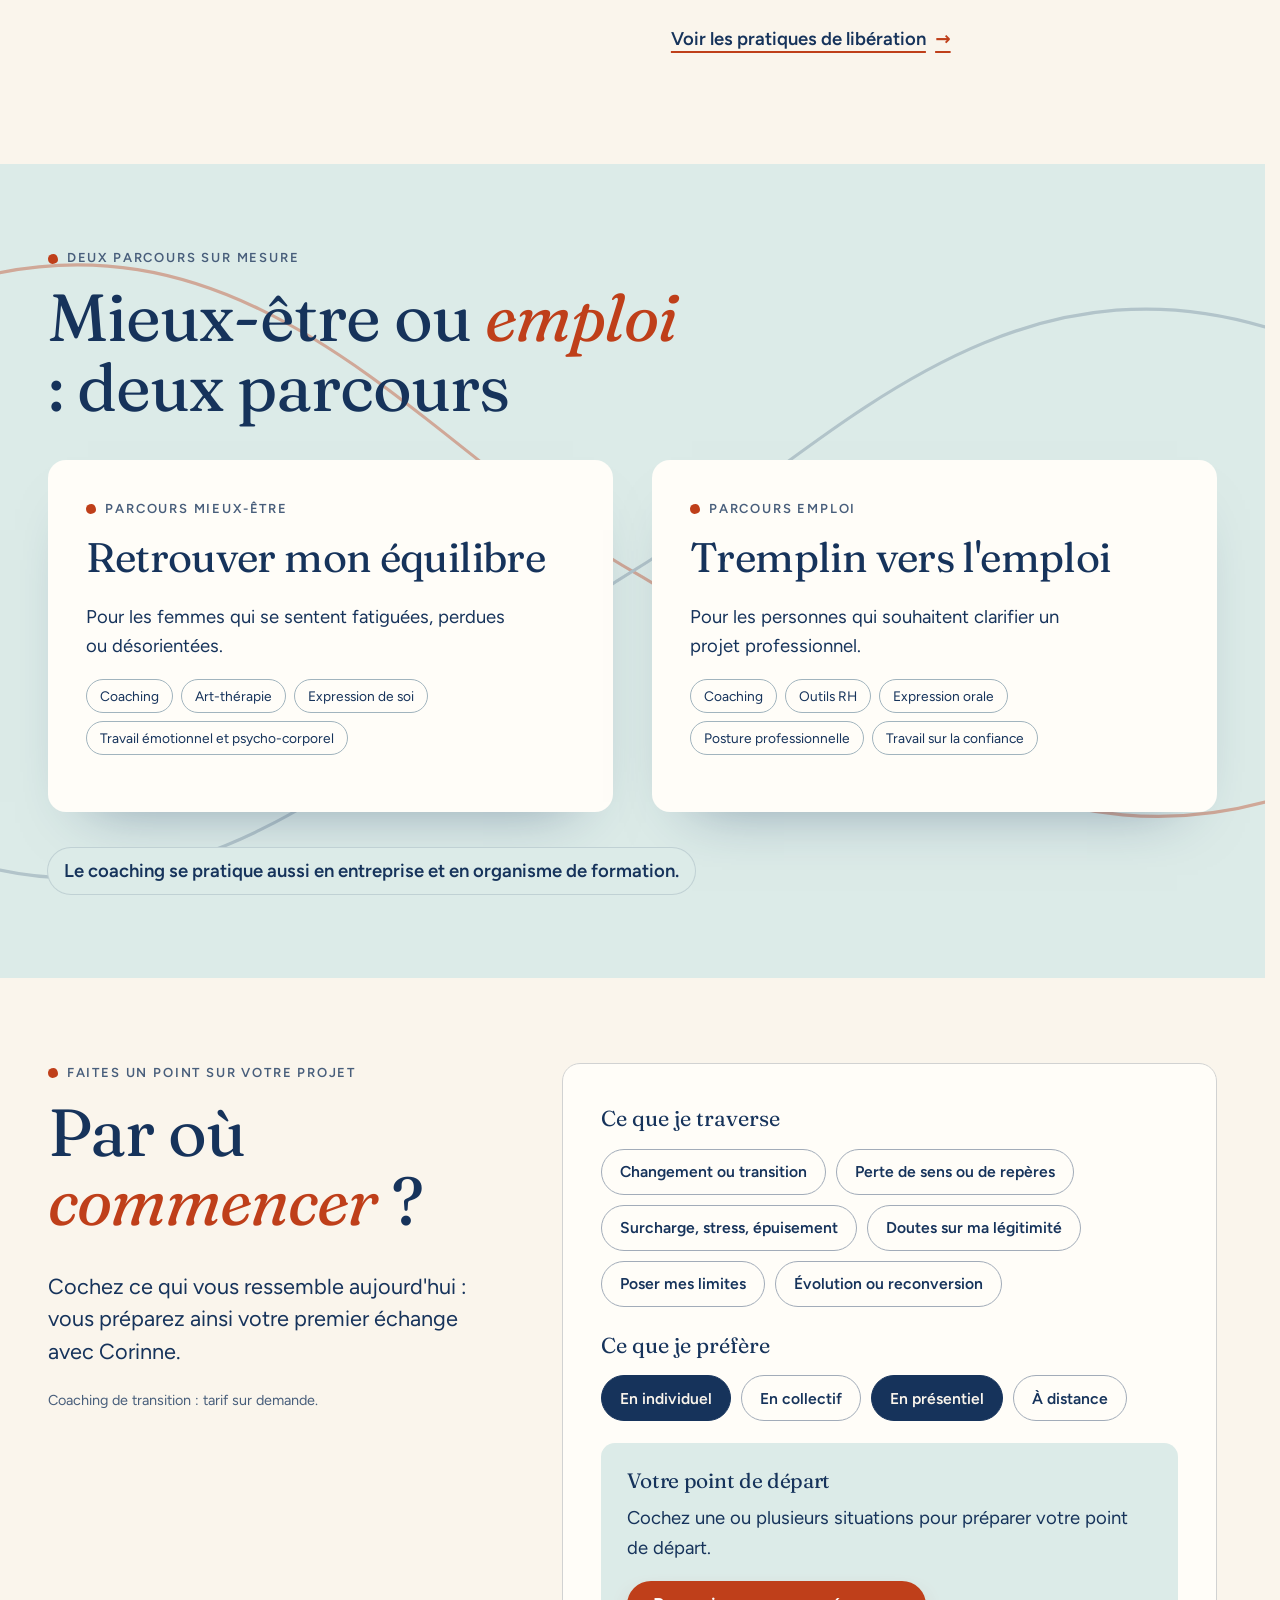
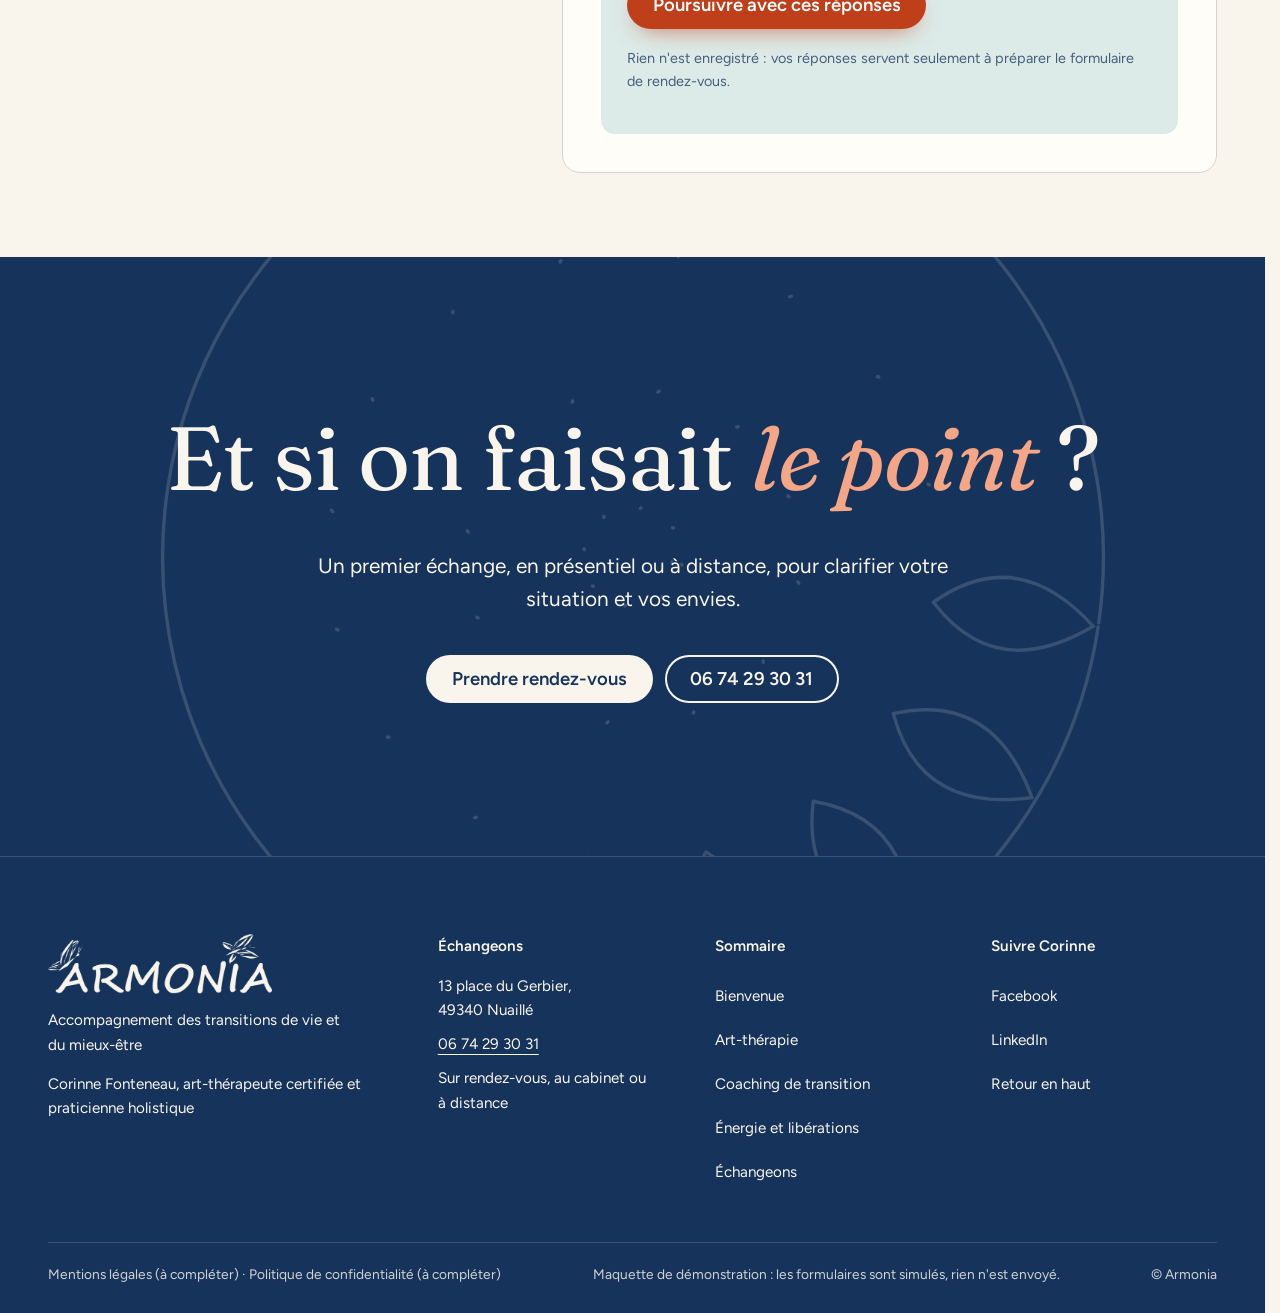
<file: coaching-de-transition.html>
<!doctype html>
<html lang="fr" data-v="2" data-curseur>
<head>
<meta charset="utf-8">
<meta name="viewport" content="width=device-width, initial-scale=1, viewport-fit=cover">
<title>Coaching de transition, personnel et professionnel : Armonia</title>
<meta name="description" content="Clarifier les possibles et se mettre en mouvement : un coaching des transitions de vie et de carrière, en individuel ou en collectif, en présentiel ou à distance.">
<meta name="robots" content="noindex, nofollow">
<link rel="canonical" href="https://armonia-maquette.vercel.app/coaching-de-transition">
<style>:root{--fond:#FAF5EC;--texte:#16335B;--voile-fond:#BF3F1A;--ouverture-fond:#FAF5EC;--menu-fond:#FAF5EC}:root { --entete-h: 72px; --barres-h: 0px; } html { background: var(--fond); color: var(--texte); scrollbar-gutter: stable; } body { margin: 0; background: var(--fond); } html.js:not(.secours):not([data-arrivee="retour"]) [data-anime] { opacity: 0; } html.js:not(.secours):not([data-arrivee="retour"]) [data-anime].vu { opacity: 1; } [data-voile] { position: fixed; inset: 0; z-index: 900; background: var(--voile-fond); transform: translateY(100%); visibility: hidden; pointer-events: none; } html[data-arrivee="voile"]:not(.voile-leve):not(.secours) [data-voile] { transform: none; visibility: visible; } html.secours [data-voile] { visibility: hidden !important; } .ouverture-panneau { position: fixed; inset: 0; z-index: 850; display: none; place-content: center; justify-items: center; background: var(--ouverture-fond, var(--voile-fond)); color: var(--texte); text-align: center; } html.js[data-arrivee="intro"]:not(.secours):not(.intro-finie) .ouverture-panneau { display: grid; } html.defilement-bloque, html.defilement-bloque body, html.js[data-arrivee="intro"]:not(.secours):not(.intro-finie), html.js[data-arrivee="intro"]:not(.secours):not(.intro-finie) body, html[data-arrivee="voile"]:not(.voile-leve):not(.secours), html[data-arrivee="voile"]:not(.voile-leve):not(.secours) body { overflow: hidden; } html.js[data-arrivee="intro"]:not(.secours):not(.intro-finie) { background-color: var(--ouverture-fond, var(--voile-fond)); } html[data-arrivee="voile"]:not(.voile-leve):not(.secours) { background-color: var(--voile-fond); } .ouverture-panneau { gap: 22px; } .intro-goutte { position: relative; display: block; width: 92px; height: 92px; } .intro-coeur { position: absolute; inset: 0; background: #BF3F1A; border-radius: 58% 42% 55% 45% / 48% 60% 40% 52%; transform: translateY(-34vh) scale(.45, .62); } .intro-halo { position: absolute; inset: -34px; border-radius: 50% 50% 46% 54% / 55% 45% 55% 45%; background: #DCEBE8; transform: scale(0); } .ouverture-logo { width: min(298px, 64vw); height: auto; } .ouverture-ligne { margin: 0; font-size: .82rem; letter-spacing: .18em; text-transform: uppercase; }</style>
<script>(function () {
var d = document.documentElement, ss = null, ls = null;
try { ss = window.sessionStorage; ls = window.localStorage; } catch (e) {}
d.classList.add('js');
var nav = performance.getEntriesByType ? performance.getEntriesByType('navigation')[0] : null;
var type = nav ? nav.type : 'navigate';
var depart = null;
try { depart = JSON.parse(ss.getItem('socle:depart') || 'null'); ss.removeItem('socle:depart'); } catch (e) {}
if (depart && !(Date.now() - depart.t < 15000)) depart = null;
var mode = type === 'back_forward' ? 'retour' : type === 'reload' ? 'intro' : depart ? 'voile' : 'intro';
d.setAttribute('data-arrivee', mode);
if (mode === 'voile' && depart.couleur) d.style.setProperty('--voile-fond', depart.couleur);
if (type === 'reload' && 'scrollRestoration' in history) {
history.scrollRestoration = 'manual';
}
try {
var choisie = ls && ls.getItem('socle:langue');
var langue = (d.lang || '').slice(0, 2);
if (choisie && choisie !== langue && type === 'navigate' && !depart) {
var alt = document.querySelector('link[rel="alternate"][hreflang="' + choisie + '"]');
if (alt) location.replace(new URL(alt.href).pathname + location.search + location.hash);
}
} catch (e) {}
setTimeout(function () { if (!d.classList.contains('demarre')) d.classList.add('secours'); }, 2000);
})();</script>
<link rel="preload" href="/assets/fonts/fraunces-latin-400-normal.woff2" as="font" type="font/woff2" crossorigin>
<link rel="stylesheet" href="/assets/css/socle.css?v=2">
<link rel="stylesheet" href="/assets/css/site.css?v=2">
<link rel="modulepreload" href="/assets/js/site.js?v=2">
<link rel="modulepreload" href="/assets/js/socle/index.js?v=2">
<script src="/assets/vendor/gsap.min.js" defer></script>
<script src="/assets/vendor/ScrollTrigger.min.js" defer></script>
<script src="/assets/vendor/SplitText.min.js" defer></script>
<script type="module" src="/assets/js/site.js?v=2"></script>
<meta name="theme-color" content="#FAF5EC">
<link rel="icon" href="/assets/images/favicon.svg" type="image/svg+xml">
<link rel="apple-touch-icon" href="/assets/images/apple-touch-icon.png">
<meta property="og:type" content="website">
<meta property="og:site_name" content="Armonia">
<meta property="og:locale" content="fr_FR">
<meta property="og:title" content="Coaching de transition, personnel et professionnel : Armonia">
<meta property="og:description" content="Clarifier les possibles et se mettre en mouvement : un coaching des transitions de vie et de carrière, en individuel ou en collectif, en présentiel ou à distance.">
<meta property="og:url" content="https://armonia-maquette.vercel.app/coaching-de-transition">
<meta property="og:image" content="https://armonia-maquette.vercel.app/assets/partage/coaching-fr.jpg">
<meta property="og:image:width" content="1200">
<meta property="og:image:height" content="630">
<meta property="og:image:alt" content="Coaching de transition chez Armonia : clarifier les possibles et se mettre en mouvement">
<meta name="twitter:card" content="summary_large_image">
<script type="application/ld+json">{"@context":"https://schema.org","@type":"LocalBusiness","name":"Armonia, Corinne Fonteneau","url":"https://armonia-maquette.vercel.app/","telephone":"+33674293031","description":"Art-thérapie, coaching de transition et pratiques énergétiques à Nuaillé, près de Cholet.","address":{"@type":"PostalAddress","streetAddress":"13 place du Gerbier","postalCode":"49340","addressLocality":"Nuaillé","addressCountry":"FR"},"sameAs":["https://www.facebook.com/Corinne.ARMONIA","https://www.linkedin.com/in/corinne-armonia"]}</script>
</head>
<body id="haut">
<div data-voile data-forme="iris" aria-hidden="true"><div class="voile-contenu"><img src="/assets/images/logo-clair.png" alt="" width="186" height="50"><span data-voile-libelle>Coaching de transition</span></div></div>
<div class="ouverture-panneau" data-ouverture aria-hidden="true">
  <span class="intro-goutte" data-ouverture-objet><span class="intro-halo"></span><span class="intro-coeur"></span></span>
  <img class="ouverture-logo" src="/assets/images/logo.png" alt="" width="298" height="80">
  <p class="ouverture-ligne">Transitions de vie et mieux-être</p>
</div>
<a class="evitement" href="#contenu">Aller au contenu</a>
<header data-entete>
  <div class="entete-rangee">
    <a class="entete-logo" href="/" aria-label="Armonia, retour à l&#39;accueil" data-libelle="Bienvenue">
      <img src="/assets/images/logo.png" alt="" width="149" height="40">
    </a>
    <nav data-nav aria-label="Navigation principale">
      <ul><li><a href="/art-therapie" data-libelle="Art-thérapie">Art-thérapie</a></li><li><a href="/coaching-de-transition" data-libelle="Coaching de transition" aria-current="page">Coaching de transition</a></li><li><a href="/energie-et-liberations" data-libelle="Énergie et libérations">Énergie et libérations</a></li><li><a href="/echangeons" data-libelle="Échangeons">Échangeons</a></li></ul>
    </nav>
    <div class="entete-actions">
      <a class="bouton" href="/echangeons#rendez-vous" data-libelle="Échangeons">Prendre rendez-vous</a>
      <button type="button" data-menu-bouton aria-controls="menu" aria-expanded="false" data-libelle-ouvrir="Menu" data-libelle-fermer="Fermer"><span data-libelle-bouton>Menu</span></button>
      <a class="menu-sansjs" href="#menu" data-menu-lien>Menu</a>
    </div>
  </div>
</header>
<script>/* Avant le premier affichage : rangées de la navigation (même règle que ajusterNav dans assets/js/socle/entete.js)
   et hauteur réelle de l'en-tête, pour que rien ne saute quand le JavaScript du site prend la main. */
(function () {
  var h = document.documentElement, u = document.querySelector('[data-nav] ul'), e = document.querySelector('[data-entete]');
  if (u) {
    var deborde = function () { return u.scrollWidth > u.clientWidth + 1; }, c = deborde();
    if (c && window.matchMedia('(min-width: 900px)').matches) {
      h.classList.add('nav-deux-rangees'); c = deborde();
      if (c) { h.classList.add('nav-deux-lignes'); var a = u.querySelector('a'); c = !a || u.getBoundingClientRect().height > a.getBoundingClientRect().height * 2.5; }
      if (c) h.classList.remove('nav-deux-rangees', 'nav-deux-lignes');
    }
    if (c) h.classList.add('nav-compacte');
  }
  if (e) h.style.setProperty('--entete-h', Math.round(e.getBoundingClientRect().height) + 'px');
})();</script>
<span id="menu-ferme" aria-hidden="true"></span>
<div id="menu" data-menu role="dialog" aria-modal="true" aria-label="Menu">
  <p class="menu-sansjs-fermer"><a href="#menu-ferme">Fermer</a></p>
  <ul><li style="--i:0"><a href="/" class="menu-lien" data-libelle="Bienvenue">Bienvenue</a></li><li style="--i:1"><a href="/art-therapie" class="menu-lien" data-libelle="Art-thérapie">Art-thérapie</a></li><li style="--i:2"><a href="/coaching-de-transition" class="menu-lien" data-libelle="Coaching de transition" aria-current="page">Coaching de transition</a></li><li style="--i:3"><a href="/energie-et-liberations" class="menu-lien" data-libelle="Énergie et libérations">Énergie et libérations</a></li><li style="--i:4"><a href="/echangeons" class="menu-lien" data-libelle="Échangeons">Échangeons</a></li></ul>
  <p class="menu-actions">
    <a class="bouton" href="/echangeons#rendez-vous" data-libelle="Échangeons">Prendre rendez-vous</a>
    <a class="bouton bouton--contour" href="tel:+33674293031">Appeler 06 74 29 30 31</a>
  </p>
  <p class="menu-adresse">13 place du Gerbier, 49340 Nuaillé · sur rendez-vous</p>
</div>
<main id="contenu" tabindex="-1">
<section class="ouv-arche" id="debut">
  <div class="ouv-arche-texte">
    <p class="surtitre ouv-fondu">Coaching des transitions</p>
    <h1 class="ouv-arche-titre"><span class="ligne-masque"><span class="ouv-ligne">Clarifier</span></span> <span class="ligne-masque"><span class="ouv-ligne">les possibles,</span></span> <span class="ligne-masque"><span class="ouv-ligne">se mettre en</span></span> <span class="ligne-masque"><span class="ouv-ligne"><em>mouvement</em></span></span> </h1>
    <p class="chapo ouv-fondu masque-ecran-tres-bas">Mieux vous connaître, clarifier vos besoins et mobiliser vos ressources pour passer à l&#39;action, concrètement.</p>
    <p class="hero-actions ouv-fondu">
      <a class="bouton" href="#point" data-action-principale data-survol="magnetique">Faire le point sur mon projet</a>
    </p>
    <p class="hero-info ouv-fondu" data-info-cle>En individuel ou en collectif · en présentiel ou à distance</p>
  </div>
  <div class="ouv-arche-visuel">
    <svg class="tache ouv-arche-tache" viewBox="0 0 100 100" aria-hidden="true" data-audit-ignorer preserveAspectRatio="none"><path d="M44 6c17-6 38-1 48 15 11 17 9 42-4 58-13 16-37 23-57 15C12 86 0 66 2 46 4 27 26 12 44 6z" fill="currentColor"/></svg>
    <figure class="media ouv-arche-media" data-grok data-fx="parallaxe" data-fx-force="6" data-iris-centre style="--cadrage:50% 60%">
  <picture><source media="(max-width: 760px) and (orientation: portrait)" srcset="/assets/images/grok/coaching-ouverture-mobile-640.webp 640w, /assets/images/grok/coaching-ouverture-mobile-1080.webp 1080w" sizes="(max-width: 760px) 70vw, 36vw">
    <img src="/assets/images/grok/coaching-ouverture-1400.webp" srcset="/assets/images/grok/coaching-ouverture-640.webp 640w, /assets/images/grok/coaching-ouverture-1000.webp 1000w, /assets/images/grok/coaching-ouverture-1400.webp 1400w" sizes="(max-width: 760px) 70vw, 36vw" alt="Un chemin d&#39;herbe entre deux haies qui se sépare en deux au lever du jour" width="1400" height="1750" fetchpriority="high" loading="eager" decoding="async">
  </picture><figcaption class="mention-ia">Illustration générée</figcaption>
</figure>
  </div>
</section>
<section class="situations fond-lavis" id="situations">
  <div class="conteneur">
    <p class="surtitre " data-anime>Les situations</p>
    <h2 class="titre " data-anime="lignes">Vous reconnaissez-vous dans ces <em>situations</em> ?</h2>
    <ol class="situations-grille" data-anime="cascade" data-visuel><li class="situation"><span class="num" aria-hidden="true">01</span><p>Une période de changement ou de transition, personnelle ou professionnelle</p></li><li class="situation"><span class="num" aria-hidden="true">02</span><p>Une perte de sens, de motivation ou de repères</p></li><li class="situation"><span class="num" aria-hidden="true">03</span><p>Un besoin de retrouver l&#39;équilibre face à la surcharge, au stress ou à l&#39;épuisement</p></li><li class="situation"><span class="num" aria-hidden="true">04</span><p>Des doutes sur vos capacités, votre légitimité ou votre place</p></li><li class="situation"><span class="num" aria-hidden="true">05</span><p>Une difficulté à poser vos limites, à dire non ou à affirmer vos choix</p></li><li class="situation"><span class="num" aria-hidden="true">06</span><p>Une évolution ou une reconversion professionnelle à préciser</p></li></ol>
    <p class="situations-fin" data-anime>Il n&#39;est pas nécessaire d&#39;avoir un projet précis pour commencer.</p>
  </div>
</section>
<section class="cadre conteneur" id="cadre">
  <div class="cadre-tete">
    <p class="surtitre " data-anime>Le cadre</p>
    <h2 class="titre " data-anime="lignes">Un espace d'écoute, un cadre de <em>confiance</em></h2>
    <p class="chapo" data-anime>Corinne ne propose pas de solutions toutes faites : elle vous aide à trouver les vôtres, en préservant votre liberté de choix et votre autonomie.</p>
  </div>
  <ul class="cadre-liste" data-visuel><li><h3 data-anime="lettres">L&#39;écoute</h3><p data-anime>Un espace où ce que vous traversez peut se dire.</p></li><li><h3 data-anime="lettres">La bienveillance</h3><p data-anime>Aucun jugement, aucune direction imposée.</p></li><li><h3 data-anime="lettres">La confidentialité</h3><p data-anime>Ce qui se dit en séance reste en séance.</p></li><li><h3 data-anime="lettres">Votre rythme</h3><p data-anime>Vous avancez comme cela vous convient.</p></li></ul>
</section>
<section class="duo duo--inverse conteneur" id="methode">
  <div class="duo-visuel">
    <svg class="tache duo-tache" viewBox="0 0 100 100" aria-hidden="true" data-audit-ignorer preserveAspectRatio="none"><path d="M52 2c19-2 39 9 45 28 6 20-1 44-18 57-18 13-45 15-62 1C1 74-4 49 5 29 13 12 33 4 52 2z" fill="currentColor"/></svg>
    <figure class="media duo-media" data-grok data-effet="tache" style="--cadrage:50% 50%">
  <picture>
    <img src="/assets/images/grok/coaching-avancer-1280.webp" srcset="/assets/images/grok/coaching-avancer-640.webp 640w, /assets/images/grok/coaching-avancer-1280.webp 1280w" sizes="(max-width: 760px) 92vw, 42vw" alt="Un carnet à spirale vierge, un crayon et une tasse sur une table en bois" width="1280" height="853" loading="lazy" decoding="async">
  </picture><figcaption class="mention-ia">Illustration générée</figcaption>
</figure>
  </div>
  <div class="duo-texte">
    <p class="surtitre " data-anime>La méthode</p>
    <h2 class="titre " data-anime="lignes">Comment nous <em>avançons</em> ensemble</h2>
    <p class="chapo" data-anime>Les séances mêlent échanges, exercices de connaissance de soi et outils adaptés à vos besoins.</p>
    <p data-anime>Entre les séances, de petites observations ou expérimentations prolongent les découvertes dans votre quotidien.</p>
    <p data-anime>En cas de blocages profonds ou de schémas qui se répètent, le coaching peut être complété par des pratiques de libération émotionnelle.</p>
    <p data-anime><a href="/energie-et-liberations" class="lien-fleche" data-libelle="Énergie et libérations">Voir les pratiques de libération</a></p>
  </div>
</section>
<section class="parcours fond-lavis" id="parcours">
  <svg class="chemins-trait" viewBox="0 0 1200 600" preserveAspectRatio="none" aria-hidden="true" data-effet="deux-chemins" data-audit-ignorer>
    <path class="chemin-a" pathLength="1" d="M0 80 C 260 40, 420 220, 600 300 S 960 520, 1200 470"/>
    <path class="chemin-b" pathLength="1" d="M0 520 C 240 560, 430 380, 600 300 S 940 60, 1200 120"/>
  </svg>
  <div class="conteneur">
    <p class="surtitre " data-anime>Deux parcours sur mesure</p>
    <h2 class="titre " data-anime="lignes">Mieux-être ou <em>emploi</em> : deux parcours</h2>
    <div class="parcours-grille" data-anime="cascade" data-visuel>
      <article class="parcours-carte" id="parcours-equilibre">
        <p class="surtitre">Parcours mieux-être</p>
        <h3>Retrouver mon équilibre</h3>
        <p>Pour les femmes qui se sentent fatiguées, perdues ou désorientées.</p>
        <ul class="puces"><li>Coaching</li><li>Art-thérapie</li><li>Expression de soi</li><li>Travail émotionnel et psycho-corporel</li></ul>
      </article><article class="parcours-carte" id="parcours-emploi">
        <p class="surtitre">Parcours emploi</p>
        <h3>Tremplin vers l&#39;emploi</h3>
        <p>Pour les personnes qui souhaitent clarifier un projet professionnel.</p>
        <ul class="puces"><li>Coaching</li><li>Outils RH</li><li>Expression orale</li><li>Posture professionnelle</li><li>Travail sur la confiance</li></ul>
      </article>
    </div>
    <p class="situations-fin note-pastille" data-anime>Le coaching se pratique aussi en entreprise et en organisme de formation.</p>
  </div>
</section>
<section class="point conteneur" id="point">
  <div class="point-tete">
    <p class="surtitre " data-anime>Faites un point sur votre projet</p>
    <h2 class="titre " data-anime="lignes">Par où <em>commencer</em> ?</h2>
    <p class="chapo" data-anime>Cochez ce qui vous ressemble aujourd&#39;hui : vous préparez ainsi votre premier échange avec Corinne.</p>
    <p class="petit" data-anime>Coaching de transition : tarif sur demande.</p>
  </div>
  <div class="point-outil" data-point data-anime data-visuel>
    <fieldset class="point-groupe">
      <legend>Ce que je traverse</legend>
      <div class="point-choix"><label class="choix"><input type="checkbox" name="situation" value="1" data-libelle-court="Changement ou transition"><span>Changement ou transition</span></label><label class="choix"><input type="checkbox" name="situation" value="2" data-libelle-court="Perte de sens ou de repères"><span>Perte de sens ou de repères</span></label><label class="choix"><input type="checkbox" name="situation" value="3" data-libelle-court="Surcharge, stress, épuisement"><span>Surcharge, stress, épuisement</span></label><label class="choix"><input type="checkbox" name="situation" value="4" data-libelle-court="Doutes sur ma légitimité"><span>Doutes sur ma légitimité</span></label><label class="choix"><input type="checkbox" name="situation" value="5" data-libelle-court="Poser mes limites"><span>Poser mes limites</span></label><label class="choix"><input type="checkbox" name="situation" value="6" data-libelle-court="Évolution ou reconversion"><span>Évolution ou reconversion</span></label></div>
    </fieldset>
    <fieldset class="point-groupe">
      <legend>Ce que je préfère</legend>
      <div class="point-choix">
        <label class="choix"><input type="radio" name="cadre" value="individuel" checked data-libelle-court="En individuel"><span>En individuel</span></label>
        <label class="choix"><input type="radio" name="cadre" value="collectif" data-libelle-court="En collectif"><span>En collectif</span></label>
        <label class="choix"><input type="radio" name="lieu" value="presentiel" checked data-libelle-court="En présentiel"><span>En présentiel</span></label>
        <label class="choix"><input type="radio" name="lieu" value="distance" data-libelle-court="À distance"><span>À distance</span></label>
      </div>
    </fieldset>
    <div class="point-resultat" aria-live="polite">
      <h3>Votre point de départ</h3>
      <p data-point-resume data-vide="Cochez une ou plusieurs situations pour préparer votre point de départ.">Cochez une ou plusieurs situations pour préparer votre point de départ.</p>
      <p><a href="/echangeons?demande=coaching#rendez-vous" class="bouton" data-libelle="Échangeons" data-point-lien>Poursuivre avec ces réponses</a></p>
      <p class="petit">Rien n&#39;est enregistré : vos réponses servent seulement à préparer le formulaire de rendez-vous.</p>
    </div>
  </div>
</section>
<section class="appel" id="rencontre">
  <svg class="rosace appel-rosace" viewBox="0 0 200 200" aria-hidden="true" data-effet="rosace" data-visuel data-audit-ignorer>
  <g class="rosace-tour" fill="none" stroke="currentColor" stroke-width=".7" stroke-linecap="round">
    <circle pathLength="1" cx="100" cy="100" r="96"/>
    <g class="rosace-a"><path pathLength="1" d="M162.0 100.0 Q177.1 85.4 195.0 100.0 Q177.1 114.6 162.0 100.0Z"/><path pathLength="1" d="M157.3 123.7 Q176.8 116.1 187.8 136.4 Q165.7 143.0 157.3 123.7Z"/><path pathLength="1" d="M143.8 143.8 Q164.8 144.3 167.2 167.2 Q144.3 164.8 143.8 143.8Z"/><path pathLength="1" d="M123.7 157.3 Q143.0 165.7 136.4 187.8 Q116.1 176.8 123.7 157.3Z"/><path pathLength="1" d="M100.0 162.0 Q114.6 177.1 100.0 195.0 Q85.4 177.1 100.0 162.0Z"/><path pathLength="1" d="M76.3 157.3 Q83.9 176.8 63.6 187.8 Q57.0 165.7 76.3 157.3Z"/><path pathLength="1" d="M56.2 143.8 Q55.7 164.8 32.8 167.2 Q35.2 144.3 56.2 143.8Z"/><path pathLength="1" d="M42.7 123.7 Q34.3 143.0 12.2 136.4 Q23.2 116.1 42.7 123.7Z"/><path pathLength="1" d="M38.0 100.0 Q22.9 114.6 5.0 100.0 Q22.9 85.4 38.0 100.0Z"/><path pathLength="1" d="M42.7 76.3 Q23.2 83.9 12.2 63.6 Q34.3 57.0 42.7 76.3Z"/><path pathLength="1" d="M56.2 56.2 Q35.2 55.7 32.8 32.8 Q55.7 35.2 56.2 56.2Z"/><path pathLength="1" d="M76.3 42.7 Q57.0 34.3 63.6 12.2 Q83.9 23.2 76.3 42.7Z"/><path pathLength="1" d="M100.0 38.0 Q85.4 22.9 100.0 5.0 Q114.6 22.9 100.0 38.0Z"/><path pathLength="1" d="M123.7 42.7 Q116.1 23.2 136.4 12.2 Q143.0 34.3 123.7 42.7Z"/><path pathLength="1" d="M143.8 56.2 Q144.3 35.2 167.2 32.8 Q164.8 55.7 143.8 56.2Z"/><path pathLength="1" d="M157.3 76.3 Q165.7 57.0 187.8 63.6 Q176.8 83.9 157.3 76.3Z"/></g>
    <g class="rosace-b"><path pathLength="1" d="M134.0 100.0 Q148.1 86.4 166.0 100.0 Q148.1 113.6 134.0 100.0Z"/><path pathLength="1" d="M129.4 117.0 Q148.5 112.3 157.2 133.0 Q134.9 135.8 129.4 117.0Z"/><path pathLength="1" d="M117.0 129.4 Q135.8 134.9 133.0 157.2 Q112.3 148.5 117.0 129.4Z"/><path pathLength="1" d="M100.0 134.0 Q113.6 148.1 100.0 166.0 Q86.4 148.1 100.0 134.0Z"/><path pathLength="1" d="M83.0 129.4 Q87.7 148.5 67.0 157.2 Q64.2 134.9 83.0 129.4Z"/><path pathLength="1" d="M70.6 117.0 Q65.1 135.8 42.8 133.0 Q51.5 112.3 70.6 117.0Z"/><path pathLength="1" d="M66.0 100.0 Q51.9 113.6 34.0 100.0 Q51.9 86.4 66.0 100.0Z"/><path pathLength="1" d="M70.6 83.0 Q51.5 87.7 42.8 67.0 Q65.1 64.2 70.6 83.0Z"/><path pathLength="1" d="M83.0 70.6 Q64.2 65.1 67.0 42.8 Q87.7 51.5 83.0 70.6Z"/><path pathLength="1" d="M100.0 66.0 Q86.4 51.9 100.0 34.0 Q113.6 51.9 100.0 66.0Z"/><path pathLength="1" d="M117.0 70.6 Q112.3 51.5 133.0 42.8 Q135.8 65.1 117.0 70.6Z"/><path pathLength="1" d="M129.4 83.0 Q134.9 64.2 157.2 67.0 Q148.5 87.7 129.4 83.0Z"/></g>
    <g class="rosace-c"><path pathLength="1" d="M110.0 100.0 Q120.5 89.6 136.0 100.0 Q120.5 110.4 110.0 100.0Z"/><path pathLength="1" d="M107.1 107.1 Q121.9 107.1 125.5 125.5 Q107.1 121.9 107.1 107.1Z"/><path pathLength="1" d="M100.0 110.0 Q110.4 120.5 100.0 136.0 Q89.6 120.5 100.0 110.0Z"/><path pathLength="1" d="M92.9 107.1 Q92.9 121.9 74.5 125.5 Q78.1 107.1 92.9 107.1Z"/><path pathLength="1" d="M90.0 100.0 Q79.5 110.4 64.0 100.0 Q79.5 89.6 90.0 100.0Z"/><path pathLength="1" d="M92.9 92.9 Q78.1 92.9 74.5 74.5 Q92.9 78.1 92.9 92.9Z"/><path pathLength="1" d="M100.0 90.0 Q89.6 79.5 100.0 64.0 Q110.4 79.5 100.0 90.0Z"/><path pathLength="1" d="M107.1 92.9 Q107.1 78.1 125.5 74.5 Q121.9 92.9 107.1 92.9Z"/></g>
    <circle pathLength="1" cx="100" cy="100" r="8"/>
  </g>
</svg>
  <div class="conteneur appel-contenu">
    <h2 class="titre appel-titre" data-anime="lignes">Et si on faisait <em>le point</em> ?</h2>
    <p class="appel-texte" data-anime>Un premier échange, en présentiel ou à distance, pour clarifier votre situation et vos envies.</p>
    <p class="appel-actions" data-anime>
      <a href="/echangeons?demande=coaching#rendez-vous" class="bouton" data-libelle="Échangeons" data-survol="magnetique">Prendre rendez-vous</a>
      <a class="bouton bouton--contour" href="tel:+33674293031">06 74 29 30 31</a>
    </p>
  </div>
</section>
</main>
<footer class="pied" id="pied">
  <div class="conteneur pied-grille">
    <div class="pied-marque">
      <img src="/assets/images/logo-clair.png" alt="Armonia" width="224" height="60" loading="lazy">
      <p>Accompagnement des transitions de vie et du mieux-être</p>
      <p>Corinne Fonteneau, art-thérapeute certifiée et praticienne holistique</p>
    </div>
    <div>
      <p><strong>Échangeons</strong></p>
      <p>13 place du Gerbier, 49340 Nuaillé<br><a href="tel:+33674293031">06 74 29 30 31</a><br>Sur rendez-vous, au cabinet ou à distance</p>
    </div>
    <nav aria-label="Sommaire">
      <p><strong>Sommaire</strong></p>
      <ul><li><a href="/" data-libelle="Bienvenue">Bienvenue</a></li><li><a href="/art-therapie" data-libelle="Art-thérapie">Art-thérapie</a></li><li><a href="/coaching-de-transition" data-libelle="Coaching de transition" aria-current="page">Coaching de transition</a></li><li><a href="/energie-et-liberations" data-libelle="Énergie et libérations">Énergie et libérations</a></li><li><a href="/echangeons" data-libelle="Échangeons">Échangeons</a></li></ul>
    </nav>
    <div>
      <p><strong>Suivre Corinne</strong></p>
      <ul>
        <li><a href="https://www.facebook.com/Corinne.ARMONIA" target="_blank" rel="noopener">Facebook <span class="visuellement-cache">(nouvel onglet)</span></a></li>
        <li><a href="https://www.linkedin.com/in/corinne-armonia" target="_blank" rel="noopener">LinkedIn <span class="visuellement-cache">(nouvel onglet)</span></a></li>
        <li><a href="#haut" data-sans-transition>Retour en haut</a></li>
      </ul>
    </div>
  </div>
  <div class="conteneur pied-bas"><p>Mentions légales (à compléter) · Politique de confidentialité (à compléter)</p><p>Maquette de démonstration : les formulaires sont simulés, rien n&#39;est envoyé.</p><p>© Armonia</p></div>
</footer>
<div data-barre-fixe>
  <a class="bouton bouton--contour" href="tel:+33674293031">Appeler</a>
  <a class="bouton" href="/echangeons#rendez-vous" data-libelle="Échangeons">Rendez-vous</a>
</div>
</body>
</html>
</file>
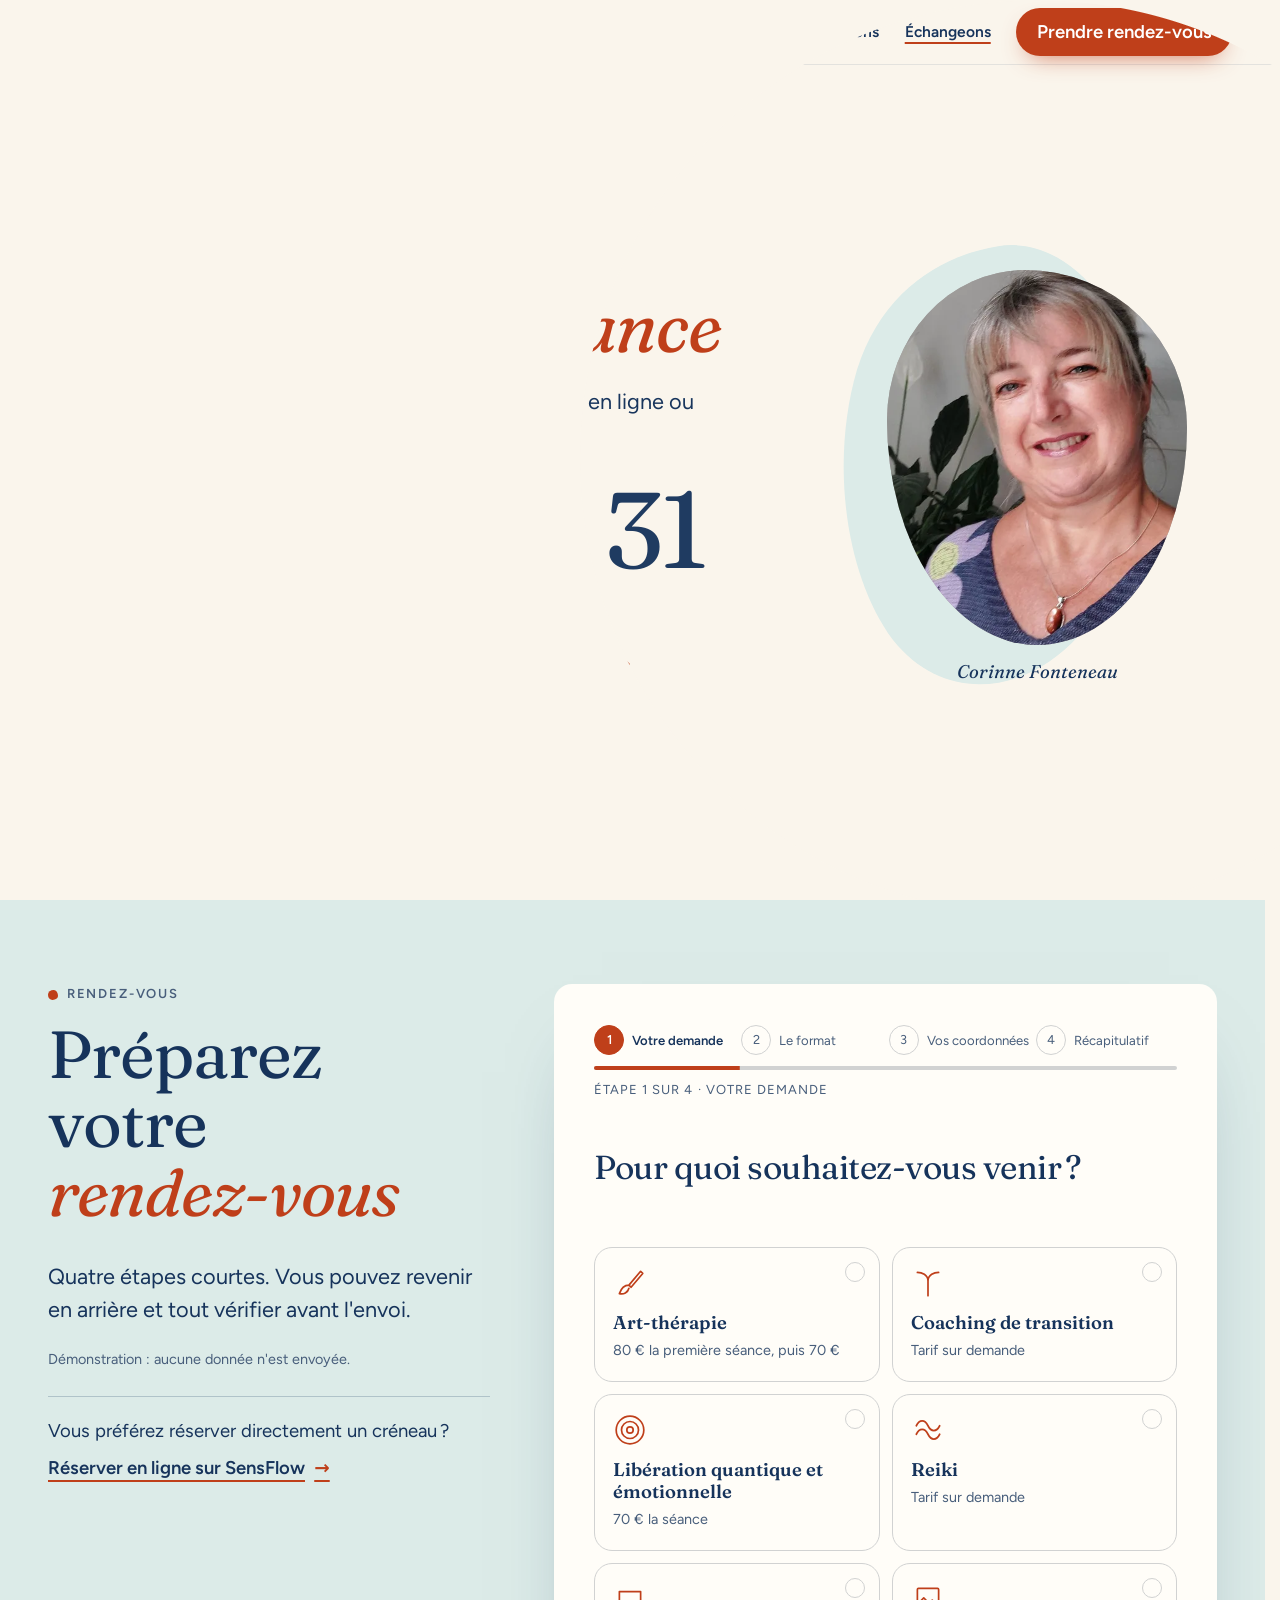
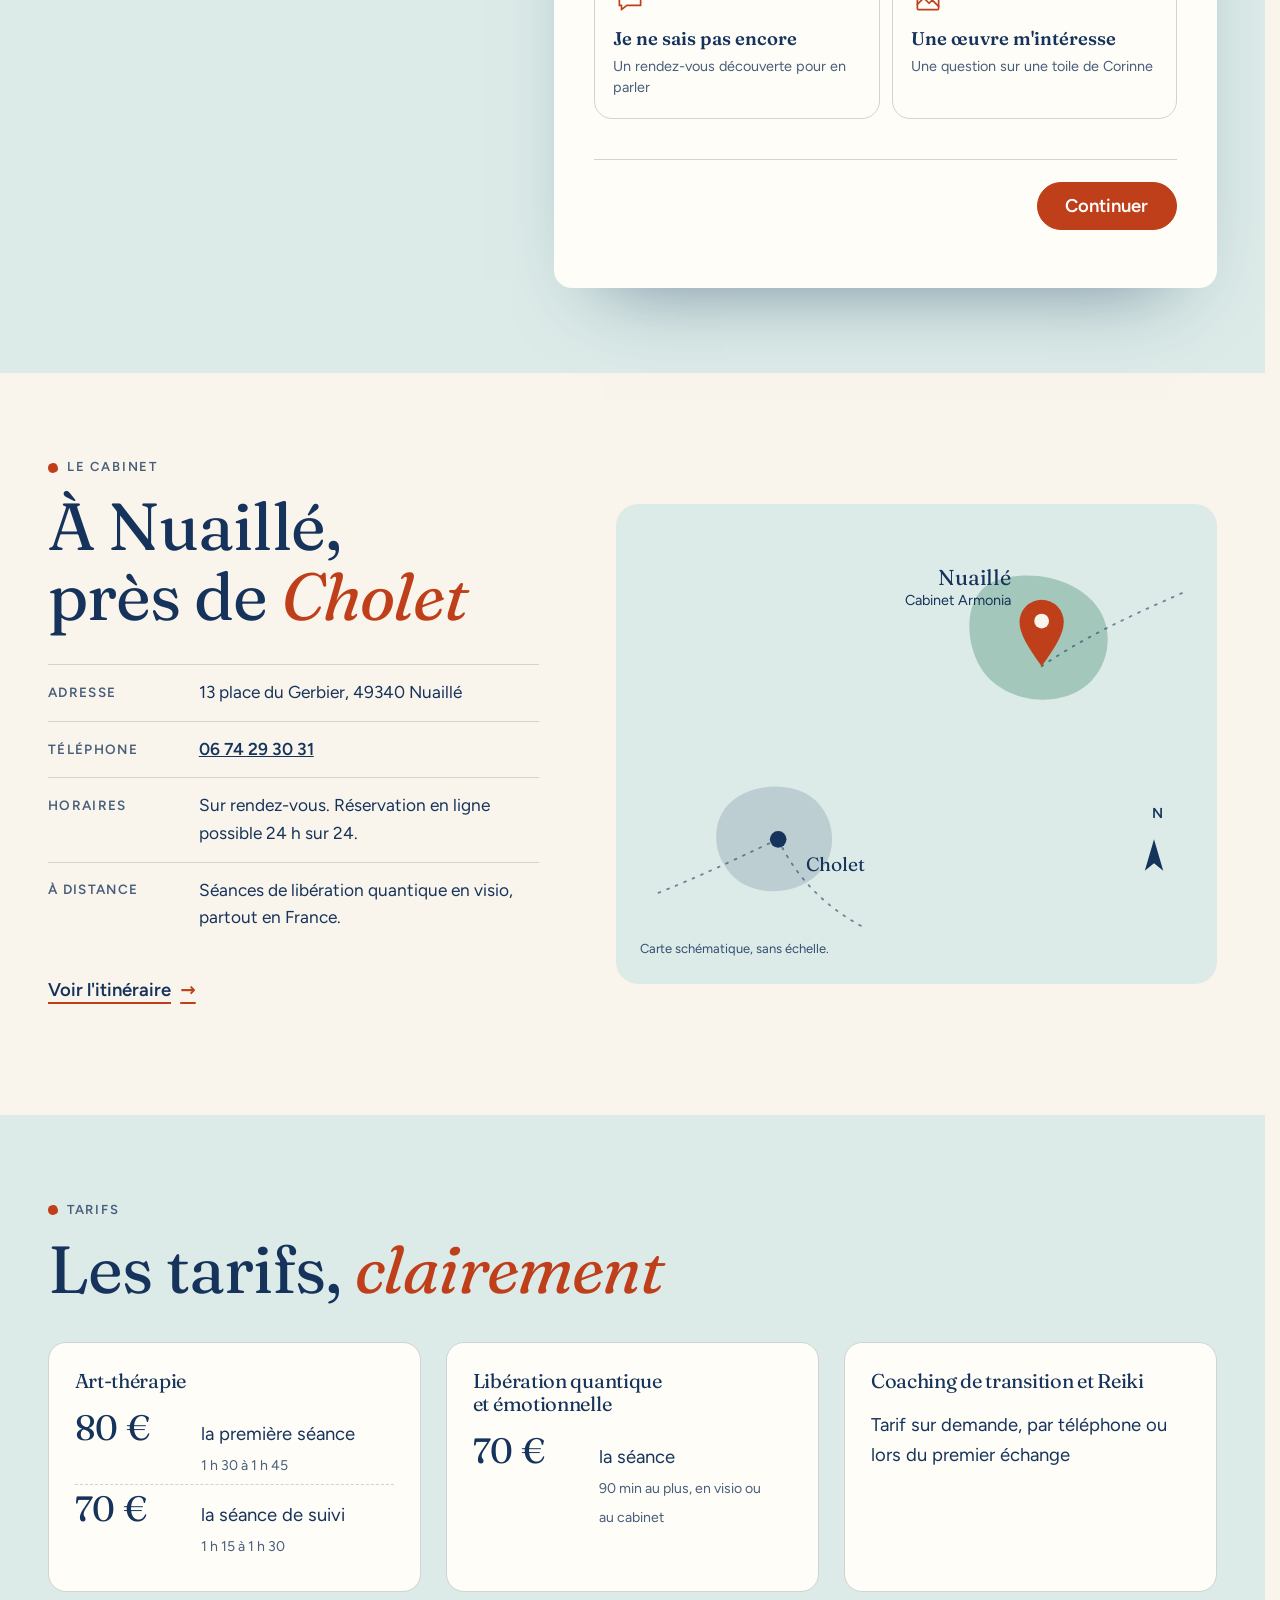
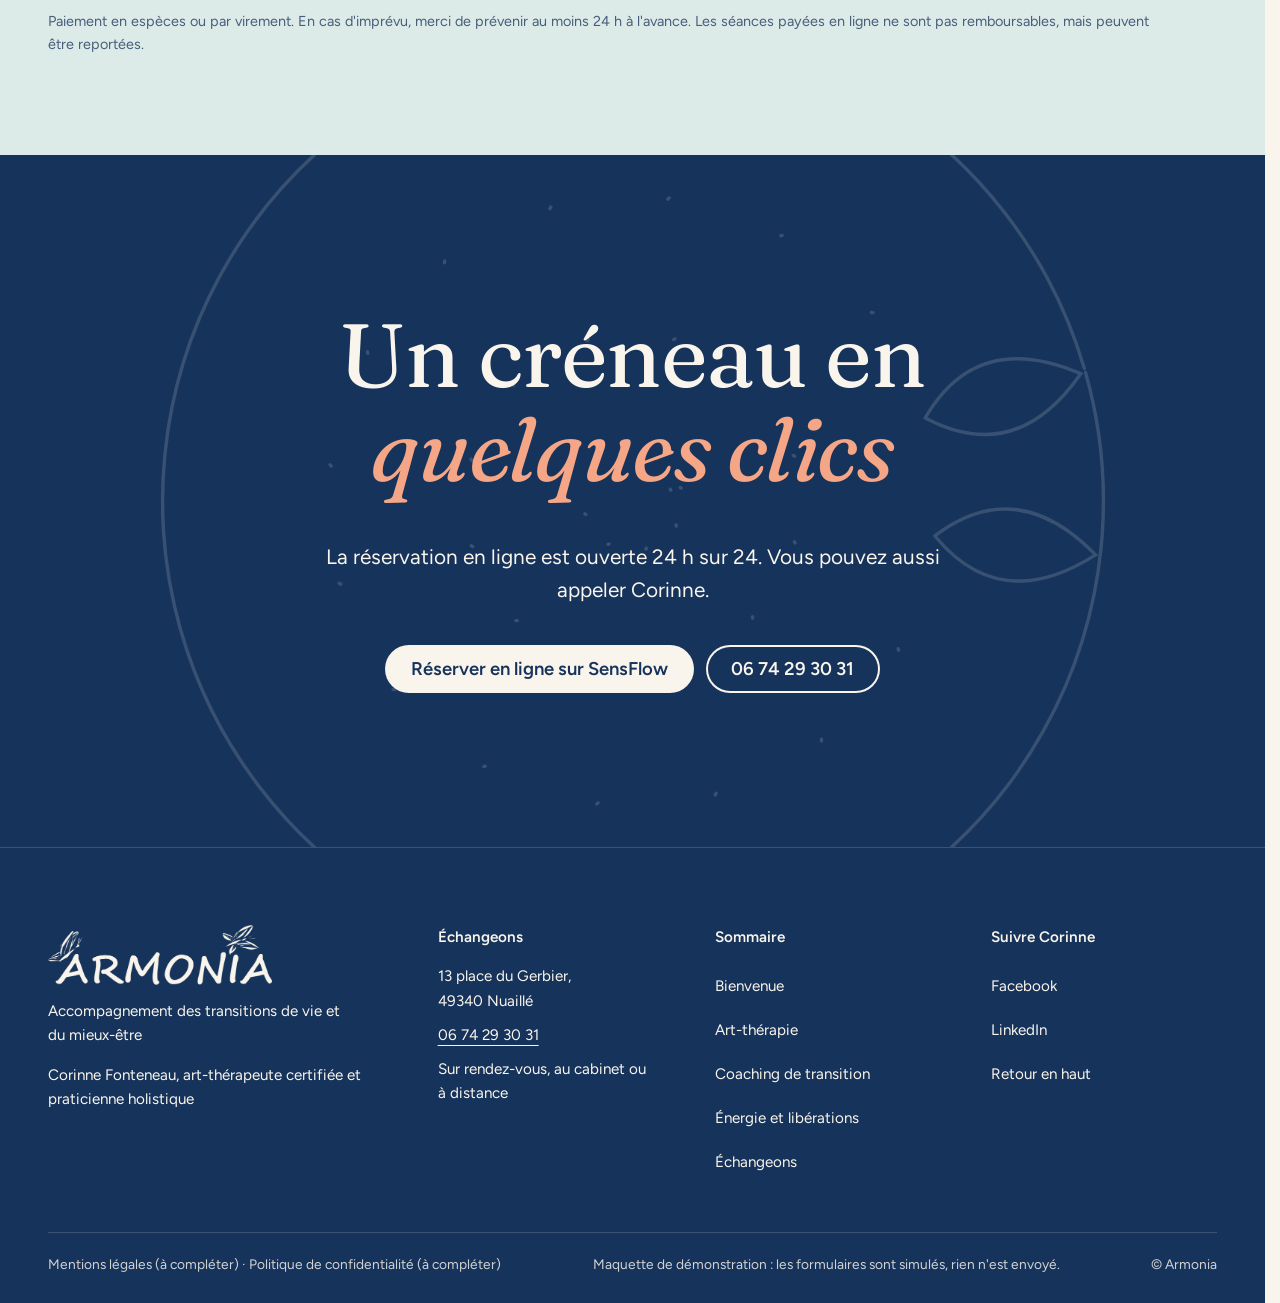
<file: echangeons.html>
<!doctype html>
<html lang="fr" data-v="2" data-curseur>
<head>
<meta charset="utf-8">
<meta name="viewport" content="width=device-width, initial-scale=1, viewport-fit=cover">
<title>Échangeons : prendre rendez-vous avec Corinne Fonteneau, Armonia</title>
<meta name="description" content="Prenez rendez-vous au cabinet Armonia, 13 place du Gerbier à Nuaillé, ou à distance : réservation en ligne, téléphone 06 74 29 30 31, tarifs et accès.">
<meta name="robots" content="noindex, nofollow">
<link rel="canonical" href="https://armonia-maquette.vercel.app/echangeons">
<style>:root{--fond:#FAF5EC;--texte:#16335B;--voile-fond:#BF3F1A;--ouverture-fond:#FAF5EC;--menu-fond:#FAF5EC}:root { --entete-h: 72px; --barres-h: 0px; } html { background: var(--fond); color: var(--texte); scrollbar-gutter: stable; } body { margin: 0; background: var(--fond); } html.js:not(.secours):not([data-arrivee="retour"]) [data-anime] { opacity: 0; } html.js:not(.secours):not([data-arrivee="retour"]) [data-anime].vu { opacity: 1; } [data-voile] { position: fixed; inset: 0; z-index: 900; background: var(--voile-fond); transform: translateY(100%); visibility: hidden; pointer-events: none; } html[data-arrivee="voile"]:not(.voile-leve):not(.secours) [data-voile] { transform: none; visibility: visible; } html.secours [data-voile] { visibility: hidden !important; } .ouverture-panneau { position: fixed; inset: 0; z-index: 850; display: none; place-content: center; justify-items: center; background: var(--ouverture-fond, var(--voile-fond)); color: var(--texte); text-align: center; } html.js[data-arrivee="intro"]:not(.secours):not(.intro-finie) .ouverture-panneau { display: grid; } html.defilement-bloque, html.defilement-bloque body, html.js[data-arrivee="intro"]:not(.secours):not(.intro-finie), html.js[data-arrivee="intro"]:not(.secours):not(.intro-finie) body, html[data-arrivee="voile"]:not(.voile-leve):not(.secours), html[data-arrivee="voile"]:not(.voile-leve):not(.secours) body { overflow: hidden; } html.js[data-arrivee="intro"]:not(.secours):not(.intro-finie) { background-color: var(--ouverture-fond, var(--voile-fond)); } html[data-arrivee="voile"]:not(.voile-leve):not(.secours) { background-color: var(--voile-fond); } .ouverture-panneau { gap: 22px; } .intro-goutte { position: relative; display: block; width: 92px; height: 92px; } .intro-coeur { position: absolute; inset: 0; background: #BF3F1A; border-radius: 58% 42% 55% 45% / 48% 60% 40% 52%; transform: translateY(-34vh) scale(.45, .62); } .intro-halo { position: absolute; inset: -34px; border-radius: 50% 50% 46% 54% / 55% 45% 55% 45%; background: #DCEBE8; transform: scale(0); } .ouverture-logo { width: min(298px, 64vw); height: auto; } .ouverture-ligne { margin: 0; font-size: .82rem; letter-spacing: .18em; text-transform: uppercase; }</style>
<script>(function () {
var d = document.documentElement, ss = null, ls = null;
try { ss = window.sessionStorage; ls = window.localStorage; } catch (e) {}
d.classList.add('js');
var nav = performance.getEntriesByType ? performance.getEntriesByType('navigation')[0] : null;
var type = nav ? nav.type : 'navigate';
var depart = null;
try { depart = JSON.parse(ss.getItem('socle:depart') || 'null'); ss.removeItem('socle:depart'); } catch (e) {}
if (depart && !(Date.now() - depart.t < 15000)) depart = null;
var mode = type === 'back_forward' ? 'retour' : type === 'reload' ? 'intro' : depart ? 'voile' : 'intro';
d.setAttribute('data-arrivee', mode);
if (mode === 'voile' && depart.couleur) d.style.setProperty('--voile-fond', depart.couleur);
if (type === 'reload' && 'scrollRestoration' in history) {
history.scrollRestoration = 'manual';
}
try {
var choisie = ls && ls.getItem('socle:langue');
var langue = (d.lang || '').slice(0, 2);
if (choisie && choisie !== langue && type === 'navigate' && !depart) {
var alt = document.querySelector('link[rel="alternate"][hreflang="' + choisie + '"]');
if (alt) location.replace(new URL(alt.href).pathname + location.search + location.hash);
}
} catch (e) {}
setTimeout(function () { if (!d.classList.contains('demarre')) d.classList.add('secours'); }, 2000);
})();</script>
<link rel="preload" href="/assets/fonts/fraunces-latin-400-normal.woff2" as="font" type="font/woff2" crossorigin>
<link rel="stylesheet" href="/assets/css/socle.css?v=2">
<link rel="stylesheet" href="/assets/css/site.css?v=2">
<link rel="stylesheet" href="/assets/css/modules/fpe.css?v=2">
<link rel="modulepreload" href="/assets/js/site.js?v=2">
<link rel="modulepreload" href="/assets/js/socle/index.js?v=2">
<script src="/assets/vendor/gsap.min.js" defer></script>
<script src="/assets/vendor/ScrollTrigger.min.js" defer></script>
<script src="/assets/vendor/SplitText.min.js" defer></script>
<script type="module" src="/assets/js/site.js?v=2"></script>
<meta name="theme-color" content="#FAF5EC">
<link rel="icon" href="/assets/images/favicon.svg" type="image/svg+xml">
<link rel="apple-touch-icon" href="/assets/images/apple-touch-icon.png">
<meta property="og:type" content="website">
<meta property="og:site_name" content="Armonia">
<meta property="og:locale" content="fr_FR">
<meta property="og:title" content="Échangeons : prendre rendez-vous avec Corinne Fonteneau, Armonia">
<meta property="og:description" content="Prenez rendez-vous au cabinet Armonia, 13 place du Gerbier à Nuaillé, ou à distance : réservation en ligne, téléphone 06 74 29 30 31, tarifs et accès.">
<meta property="og:url" content="https://armonia-maquette.vercel.app/echangeons">
<meta property="og:image" content="https://armonia-maquette.vercel.app/assets/partage/contact-fr.jpg">
<meta property="og:image:width" content="1200">
<meta property="og:image:height" content="630">
<meta property="og:image:alt" content="Échangeons : prendre rendez-vous avec Corinne Fonteneau, cabinet Armonia à Nuaillé">
<meta name="twitter:card" content="summary_large_image">
<script type="application/ld+json">{"@context":"https://schema.org","@type":"LocalBusiness","name":"Armonia, Corinne Fonteneau","url":"https://armonia-maquette.vercel.app/","telephone":"+33674293031","description":"Art-thérapie, coaching de transition et pratiques énergétiques à Nuaillé, près de Cholet.","address":{"@type":"PostalAddress","streetAddress":"13 place du Gerbier","postalCode":"49340","addressLocality":"Nuaillé","addressCountry":"FR"},"sameAs":["https://www.facebook.com/Corinne.ARMONIA","https://www.linkedin.com/in/corinne-armonia"]}</script>
</head>
<body id="haut">
<div data-voile data-forme="iris" aria-hidden="true"><div class="voile-contenu"><img src="/assets/images/logo-clair.png" alt="" width="186" height="50"><span data-voile-libelle>Échangeons</span></div></div>
<div class="ouverture-panneau" data-ouverture aria-hidden="true">
  <span class="intro-goutte" data-ouverture-objet><span class="intro-halo"></span><span class="intro-coeur"></span></span>
  <img class="ouverture-logo" src="/assets/images/logo.png" alt="" width="298" height="80">
  <p class="ouverture-ligne">Transitions de vie et mieux-être</p>
</div>
<a class="evitement" href="#contenu">Aller au contenu</a>
<header data-entete>
  <div class="entete-rangee">
    <a class="entete-logo" href="/" aria-label="Armonia, retour à l&#39;accueil" data-libelle="Bienvenue">
      <img src="/assets/images/logo.png" alt="" width="149" height="40">
    </a>
    <nav data-nav aria-label="Navigation principale">
      <ul><li><a href="/art-therapie" data-libelle="Art-thérapie">Art-thérapie</a></li><li><a href="/coaching-de-transition" data-libelle="Coaching de transition">Coaching de transition</a></li><li><a href="/energie-et-liberations" data-libelle="Énergie et libérations">Énergie et libérations</a></li><li><a href="/echangeons" data-libelle="Échangeons" aria-current="page">Échangeons</a></li></ul>
    </nav>
    <div class="entete-actions">
      <a class="bouton" href="/echangeons#rendez-vous" data-libelle="Échangeons">Prendre rendez-vous</a>
      <button type="button" data-menu-bouton aria-controls="menu" aria-expanded="false" data-libelle-ouvrir="Menu" data-libelle-fermer="Fermer"><span data-libelle-bouton>Menu</span></button>
      <a class="menu-sansjs" href="#menu" data-menu-lien>Menu</a>
    </div>
  </div>
</header>
<script>/* Avant le premier affichage : rangées de la navigation (même règle que ajusterNav dans assets/js/socle/entete.js)
   et hauteur réelle de l'en-tête, pour que rien ne saute quand le JavaScript du site prend la main. */
(function () {
  var h = document.documentElement, u = document.querySelector('[data-nav] ul'), e = document.querySelector('[data-entete]');
  if (u) {
    var deborde = function () { return u.scrollWidth > u.clientWidth + 1; }, c = deborde();
    if (c && window.matchMedia('(min-width: 900px)').matches) {
      h.classList.add('nav-deux-rangees'); c = deborde();
      if (c) { h.classList.add('nav-deux-lignes'); var a = u.querySelector('a'); c = !a || u.getBoundingClientRect().height > a.getBoundingClientRect().height * 2.5; }
      if (c) h.classList.remove('nav-deux-rangees', 'nav-deux-lignes');
    }
    if (c) h.classList.add('nav-compacte');
  }
  if (e) h.style.setProperty('--entete-h', Math.round(e.getBoundingClientRect().height) + 'px');
})();</script>
<span id="menu-ferme" aria-hidden="true"></span>
<div id="menu" data-menu role="dialog" aria-modal="true" aria-label="Menu">
  <p class="menu-sansjs-fermer"><a href="#menu-ferme">Fermer</a></p>
  <ul><li style="--i:0"><a href="/" class="menu-lien" data-libelle="Bienvenue">Bienvenue</a></li><li style="--i:1"><a href="/art-therapie" class="menu-lien" data-libelle="Art-thérapie">Art-thérapie</a></li><li style="--i:2"><a href="/coaching-de-transition" class="menu-lien" data-libelle="Coaching de transition">Coaching de transition</a></li><li style="--i:3"><a href="/energie-et-liberations" class="menu-lien" data-libelle="Énergie et libérations">Énergie et libérations</a></li><li style="--i:4"><a href="/echangeons" class="menu-lien" data-libelle="Échangeons" aria-current="page">Échangeons</a></li></ul>
  <p class="menu-actions">
    <a class="bouton" href="/echangeons#rendez-vous" data-libelle="Échangeons">Prendre rendez-vous</a>
    <a class="bouton bouton--contour" href="tel:+33674293031">Appeler 06 74 29 30 31</a>
  </p>
  <p class="menu-adresse">13 place du Gerbier, 49340 Nuaillé · sur rendez-vous</p>
</div>
<main id="contenu" tabindex="-1">
<section class="ouv-numero conteneur" id="debut">
  <div class="ouv-numero-texte">
    <p class="surtitre ouv-fondu">Échangeons</p>
    <h1 class="ouv-numero-titre"><span class="ligne-masque"><span class="ouv-ligne">Faisons <em>connaissance</em></span></span> </h1>
    <p class="chapo ouv-fondu masque-ecran-tres-bas">Un rendez-vous découverte pour parler de vos besoins, en ligne ou par téléphone.</p>
    <p class="ouv-numero-tel ouv-fondu" data-info-cle>
      <a href="tel:+33674293031" aria-label="Appeler Corinne au 06 74 29 30 31">06 74 29 30 31</a>
      <svg class="numero-trait" viewBox="0 0 600 30" preserveAspectRatio="none" aria-hidden="true" data-fx="trace"><path d="M4 18 C 120 2, 260 28, 380 12 S 540 4, 596 16" fill="none" stroke="currentColor" stroke-width="4" stroke-linecap="round"/></svg>
    </p>
    <p class="hero-actions ouv-fondu">
      <a class="bouton" href="#rendez-vous" data-action-principale data-survol="magnetique">Préparer mon rendez-vous</a>
      <a class="lien-fleche" href="https://www.sensflow.app/book/armonia-art-therapie-coaching-corinne" target="_blank" rel="noopener">Réserver en ligne sur SensFlow <span class="visuellement-cache">(nouvel onglet)</span></a>
    </p>
  </div>
  <figure class="ouv-numero-portrait">
    <svg class="tache ouv-numero-tache" viewBox="0 0 100 100" aria-hidden="true" data-audit-ignorer preserveAspectRatio="none"><path d="M52 2c19-2 39 9 45 28 6 20-1 44-18 57-18 13-45 15-62 1C1 74-4 49 5 29 13 12 33 4 52 2z" fill="currentColor"/></svg>
    <figure class="media ouv-numero-media" data-iris-centre style="--cadrage:52% 38%">
  <picture>
    <img src="/assets/images/corinne-640.webp" srcset="/assets/images/corinne-480.webp 480w, /assets/images/corinne-640.webp 640w" sizes="(max-width: 760px) 44vw, 22vw" alt="Corinne Fonteneau, souriante, devant une plante verte" width="640" height="800" fetchpriority="high" loading="eager" decoding="async">
  </picture>
</figure>
    <figcaption class="masque-ecran-tres-bas">Corinne Fonteneau</figcaption>
  </figure>
</section>
<section class="rdv fond-lavis fpe" id="rendez-vous" data-module="formulaire-par-etapes" aria-labelledby="rdv-titre">
  <div class="conteneur rdv-grille">
    <div class="rdv-tete">
      <p class="surtitre " data-anime>Rendez-vous</p>
      <h2 class="titre" id="rdv-titre" data-anime="lignes">Préparez votre <em>rendez-vous</em></h2>
      <p class="chapo" data-anime>Quatre étapes courtes. Vous pouvez revenir en arrière et tout vérifier avant l&#39;envoi.</p>
      <p class="petit rdv-simule" data-anime>Démonstration : aucune donnée n&#39;est envoyée.</p>
      <p class="rdv-direct" data-anime>Vous préférez réserver directement un créneau ?<br><a class="lien-fleche" href="https://www.sensflow.app/book/armonia-art-therapie-coaching-corinne" target="_blank" rel="noopener">Réserver en ligne sur SensFlow <span class="visuellement-cache">(nouvel onglet)</span></a></p>
    </div>
    <div class="fpe__carton" data-anime data-visuel>
      <form class="fpe__form" action="#" method="post" novalidate>
        <div class="fpe__progression">
          <ol class="fpe__reperes" aria-label="Progression"></ol>
          <div class="fpe__barre" aria-hidden="true"><span></span></div>
          <p class="fpe__etat" aria-live="polite"></p>
        </div>
        <fieldset class="fpe__etape" data-etape="Votre demande">
          <legend class="fpe__legende"><h3 class="fpe__titre">Pour quoi souhaitez-vous venir ?</h3></legend>
          <div class="fpe__groupe fpe__cartes" data-libelle="Demande">
            <label class="fpe__carte"><input type="radio" name="demande" value="art-therapie" required>
              <svg class="fpe__icone" viewBox="0 0 32 32" aria-hidden="true"><path d="M6 26c2-6 6-8 9-8M15 18 26 5l2 2-11 13zM6 26c4 1 8-1 9-5"/></svg>
              <span class="fpe__carte-titre">Art-thérapie</span><span class="fpe__carte-texte">80 € la première séance, puis 70 €</span></label><label class="fpe__carte"><input type="radio" name="demande" value="coaching">
              <svg class="fpe__icone" viewBox="0 0 32 32" aria-hidden="true"><path d="M16 28V14M16 14C16 8 10 6 6 6M16 14c0-6 6-8 10-8"/></svg>
              <span class="fpe__carte-titre">Coaching de transition</span><span class="fpe__carte-texte">Tarif sur demande</span></label><label class="fpe__carte"><input type="radio" name="demande" value="liberation">
              <svg class="fpe__icone" viewBox="0 0 32 32" aria-hidden="true"><circle cx="16" cy="16" r="3"/><circle cx="16" cy="16" r="8"/><circle cx="16" cy="16" r="13"/></svg>
              <span class="fpe__carte-titre">Libération quantique et émotionnelle</span><span class="fpe__carte-texte">70 € la séance</span></label><label class="fpe__carte"><input type="radio" name="demande" value="reiki">
              <svg class="fpe__icone" viewBox="0 0 32 32" aria-hidden="true"><path d="M5 20c3-6 8-6 11 0s8 6 11 0M5 12c3-6 8-6 11 0s8 6 11 0"/></svg>
              <span class="fpe__carte-titre">Reiki</span><span class="fpe__carte-texte">Tarif sur demande</span></label><label class="fpe__carte"><input type="radio" name="demande" value="decouverte">
              <svg class="fpe__icone" viewBox="0 0 32 32" aria-hidden="true"><path d="M6 9h20v13H13l-5 4v-4H6z"/></svg>
              <span class="fpe__carte-titre">Je ne sais pas encore</span><span class="fpe__carte-texte">Un rendez-vous découverte pour en parler</span></label><label class="fpe__carte"><input type="radio" name="demande" value="oeuvre">
              <svg class="fpe__icone" viewBox="0 0 32 32" aria-hidden="true"><rect x="6" y="6" width="20" height="20" rx="1"/><path d="M6 21l6-6 5 5 3-3 6 6"/></svg>
              <span class="fpe__carte-titre">Une œuvre m&#39;intéresse</span><span class="fpe__carte-texte">Une question sur une toile de Corinne</span></label>
          </div>
        </fieldset>
        <fieldset class="fpe__etape" data-etape="Le format">
          <legend class="fpe__legende"><h3 class="fpe__titre">Comment préférez-vous échanger ?</h3></legend>
          <div class="fpe__groupe fpe__puces" data-libelle="Format">
            <label class="fpe__puce"><input type="radio" name="format" value="cabinet" required><span class="fpe__choix-texte">Au cabinet, à Nuaillé</span></label>
            <label class="fpe__puce"><input type="radio" name="format" value="visio"><span class="fpe__choix-texte">À distance, en visio</span></label>
            <label class="fpe__puce"><input type="radio" name="format" value="telephone"><span class="fpe__choix-texte">Par téléphone, pour un premier échange</span></label>
          </div>
          <div class="fpe__champ" data-champ-situation hidden>
            <label for="rdv-situation">Votre situation</label>
            <input id="rdv-situation" name="situation" data-libelle="Votre situation">
          </div>
          <div class="fpe__champ">
            <label for="rdv-message">Un mot sur ce qui vous amène (facultatif)</label>
            <textarea id="rdv-message" name="message" rows="4"></textarea>
          </div>
        </fieldset>
        <fieldset class="fpe__etape" data-etape="Vos coordonnées">
          <legend class="fpe__legende"><h3 class="fpe__titre">Comment vous joindre ?</h3></legend>
          <div class="fpe__grille">
            <div class="fpe__champ"><label for="rdv-prenom">Prénom <i aria-hidden="true">*</i></label><input id="rdv-prenom" name="prenom" autocomplete="given-name" required></div>
            <div class="fpe__champ"><label for="rdv-nom">Nom <i aria-hidden="true">*</i></label><input id="rdv-nom" name="nom" autocomplete="family-name" required></div>
            <div class="fpe__champ"><label for="rdv-tel">Téléphone <i aria-hidden="true">*</i></label><input id="rdv-tel" name="tel" type="tel" inputmode="tel" autocomplete="tel" pattern="[0-9+. \-]{8,20}" required></div>
            <div class="fpe__champ"><label for="rdv-email">E-mail</label><input id="rdv-email" name="email" type="email" autocomplete="email"></div>
          </div>
          <label class="fpe__case"><input type="checkbox" name="accord" value="oui" required data-libelle="Accord" data-hors-recap><span class="fpe__choix-texte">J&#39;accepte que ces informations servent uniquement à répondre à ma demande. <i aria-hidden="true">*</i></span></label>
          <p class="fpe__aide">Les champs marqués d&#39;un astérisque sont obligatoires. Vos données servent seulement à répondre à votre demande. Politique de confidentialité : à compléter.</p>
        </fieldset>
        <fieldset class="fpe__etape" data-etape="Récapitulatif" data-recap>
          <legend class="fpe__legende"><h3 class="fpe__titre">Tout est juste ?</h3></legend>
          <div class="fpe__recap"><p>Le récapitulatif de vos réponses s&#39;affiche ici.</p></div>
        </fieldset>
        <div class="fpe__nav">
          <button class="fpe__bouton fpe__bouton--ligne" type="button" data-precedent>Retour</button>
          <button class="fpe__bouton" type="button" data-suivant data-retour="Revenir au récapitulatif">Continuer</button>
          <button class="fpe__bouton" type="submit">Envoyer la demande</button>
        </div>
      </form>
      <div class="fpe__fin" hidden>
        <svg class="fpe__coche" viewBox="0 0 64 64" aria-hidden="true"><circle cx="32" cy="32" r="28"/><path d="M20 33l8 8 16-17"/></svg>
        <h3>Merci, votre demande est prête.</h3>
        <p data-resume></p>
        <p>Démonstration : rien n&#39;a été envoyé. Sur le site en ligne, Corinne recevra votre demande et vous rappellera.</p>
        <button class="fpe__bouton fpe__bouton--ligne" type="button" data-recommencer>Nouvelle demande</button>
      </div>
    </div>
  </div>
</section>
<section class="lieu conteneur" id="cabinet">
  <div class="lieu-texte">
    <p class="surtitre " data-anime>Le cabinet</p>
    <h2 class="titre " data-anime="lignes">À Nuaillé, près de <em>Cholet</em></h2>
    <dl class="lieu-infos" data-anime="cascade">
      <div><dt>Adresse</dt><dd>13 place du Gerbier, 49340 Nuaillé</dd></div>
      <div><dt>Téléphone</dt><dd><a href="tel:+33674293031">06 74 29 30 31</a></dd></div>
      <div><dt>Horaires</dt><dd>Sur rendez-vous. Réservation en ligne possible 24 h sur 24.</dd></div>
      <div><dt>À distance</dt><dd>Séances de libération quantique en visio, partout en France.</dd></div>
    </dl>
    <p data-anime><a class="lien-fleche" href="https://www.google.com/maps/search/?api=1&amp;query=13+place+du+Gerbier+49340+Nuaill%C3%A9" target="_blank" rel="noopener">Voir l&#39;itinéraire <span class="visuellement-cache">(nouvel onglet)</span></a></p>
  </div>
  <figure class="carte" data-visuel role="img" aria-label="Carte schématique : Nuaillé, au nord-est de Cholet, dans le Maine-et-Loire">
    <div class="carte-plan">
    <svg viewBox="0 0 600 440" aria-hidden="true" data-fx="trace">
      <path class="carte-foret" d="M380 60c40-18 96-6 118 28 20 30 8 74-24 90-36 18-84 6-104-26-18-30-18-76 10-92z"/>
      <path class="carte-ville" d="M96 300c22-22 64-26 90-8 24 18 30 54 12 78-20 26-62 32-90 14-28-20-34-60-12-84z"/>
      <path data-fx-trait d="M150 338 C 220 300, 290 262, 352 218 S 420 168, 436 150" fill="none" stroke="currentColor" stroke-width="5" stroke-linecap="round"/>
      <path class="carte-route" d="M20 396 C 80 372, 110 356, 150 338 M150 338 C 170 380, 200 410, 240 432 M436 150 C 480 120, 530 96, 590 70" fill="none" stroke="currentColor" stroke-width="2" stroke-linecap="round" stroke-dasharray="2 8"/>
      <circle class="carte-point" cx="150" cy="338" r="9"/>
      <g class="carte-epingle" data-effet="epingle"><path d="M436 150c-16-22-24-36-24-48a24 24 0 1 1 48 0c0 12-8 26-24 48z"/><circle cx="436" cy="101" r="8" fill="#FAF5EC"/></g>
      <path class="carte-nord" d="M548 372 l10-34 10 34 -10-8z"/>
    </svg>
    <span class="carte-nom carte-nom--cholet" data-repere>Cholet</span>
    <span class="carte-nom carte-nom--nuaille" data-repere><strong>Nuaillé</strong><br>Cabinet Armonia</span>
    <span class="carte-nom carte-nom--nord" aria-hidden="true">N</span>
    </div>
    <figcaption>Carte schématique, sans échelle.</figcaption>
  </figure>
</section>
<section class="grille-tarifs fond-lavis" id="tarifs">
  <div class="conteneur">
    <p class="surtitre " data-anime>Tarifs</p>
    <h2 class="titre " data-anime="lignes">Les tarifs, <em>clairement</em></h2>
    <div data-visuel><ul class="tarifs tarifs--large" data-anime="cascade"><li class="tarif">
  <h3>Art-thérapie</h3>
  <p class="tarif-ligne"><strong class="tarif-prix" data-prix>80 €</strong> <span>la première séance<br><small>1 h 30 à 1 h 45</small></span></p><p class="tarif-ligne"><strong class="tarif-prix" data-prix>70 €</strong> <span>la séance de suivi<br><small>1 h 15 à 1 h 30</small></span></p>
</li><li class="tarif">
  <h3>Libération quantique et émotionnelle</h3>
  <p class="tarif-ligne"><strong class="tarif-prix" data-prix>70 €</strong> <span>la séance<br><small>90 min au plus, en visio ou au cabinet</small></span></p>
</li><li class="tarif">
  <h3>Coaching de transition et Reiki</h3>
  <p class="tarif-ligne"><span>Tarif sur demande, par téléphone ou lors du premier échange</span></p>
</li></ul></div>
    <p class="petit" data-anime>Paiement en espèces ou par virement. En cas d&#39;imprévu, merci de prévenir au moins 24 h à l&#39;avance. Les séances payées en ligne ne sont pas remboursables, mais peuvent être reportées.</p>
  </div>
</section>
<section class="appel" id="rencontre">
  <svg class="rosace appel-rosace" viewBox="0 0 200 200" aria-hidden="true" data-effet="rosace" data-visuel data-audit-ignorer>
  <g class="rosace-tour" fill="none" stroke="currentColor" stroke-width=".7" stroke-linecap="round">
    <circle pathLength="1" cx="100" cy="100" r="96"/>
    <g class="rosace-a"><path pathLength="1" d="M162.0 100.0 Q177.1 85.4 195.0 100.0 Q177.1 114.6 162.0 100.0Z"/><path pathLength="1" d="M157.3 123.7 Q176.8 116.1 187.8 136.4 Q165.7 143.0 157.3 123.7Z"/><path pathLength="1" d="M143.8 143.8 Q164.8 144.3 167.2 167.2 Q144.3 164.8 143.8 143.8Z"/><path pathLength="1" d="M123.7 157.3 Q143.0 165.7 136.4 187.8 Q116.1 176.8 123.7 157.3Z"/><path pathLength="1" d="M100.0 162.0 Q114.6 177.1 100.0 195.0 Q85.4 177.1 100.0 162.0Z"/><path pathLength="1" d="M76.3 157.3 Q83.9 176.8 63.6 187.8 Q57.0 165.7 76.3 157.3Z"/><path pathLength="1" d="M56.2 143.8 Q55.7 164.8 32.8 167.2 Q35.2 144.3 56.2 143.8Z"/><path pathLength="1" d="M42.7 123.7 Q34.3 143.0 12.2 136.4 Q23.2 116.1 42.7 123.7Z"/><path pathLength="1" d="M38.0 100.0 Q22.9 114.6 5.0 100.0 Q22.9 85.4 38.0 100.0Z"/><path pathLength="1" d="M42.7 76.3 Q23.2 83.9 12.2 63.6 Q34.3 57.0 42.7 76.3Z"/><path pathLength="1" d="M56.2 56.2 Q35.2 55.7 32.8 32.8 Q55.7 35.2 56.2 56.2Z"/><path pathLength="1" d="M76.3 42.7 Q57.0 34.3 63.6 12.2 Q83.9 23.2 76.3 42.7Z"/><path pathLength="1" d="M100.0 38.0 Q85.4 22.9 100.0 5.0 Q114.6 22.9 100.0 38.0Z"/><path pathLength="1" d="M123.7 42.7 Q116.1 23.2 136.4 12.2 Q143.0 34.3 123.7 42.7Z"/><path pathLength="1" d="M143.8 56.2 Q144.3 35.2 167.2 32.8 Q164.8 55.7 143.8 56.2Z"/><path pathLength="1" d="M157.3 76.3 Q165.7 57.0 187.8 63.6 Q176.8 83.9 157.3 76.3Z"/></g>
    <g class="rosace-b"><path pathLength="1" d="M134.0 100.0 Q148.1 86.4 166.0 100.0 Q148.1 113.6 134.0 100.0Z"/><path pathLength="1" d="M129.4 117.0 Q148.5 112.3 157.2 133.0 Q134.9 135.8 129.4 117.0Z"/><path pathLength="1" d="M117.0 129.4 Q135.8 134.9 133.0 157.2 Q112.3 148.5 117.0 129.4Z"/><path pathLength="1" d="M100.0 134.0 Q113.6 148.1 100.0 166.0 Q86.4 148.1 100.0 134.0Z"/><path pathLength="1" d="M83.0 129.4 Q87.7 148.5 67.0 157.2 Q64.2 134.9 83.0 129.4Z"/><path pathLength="1" d="M70.6 117.0 Q65.1 135.8 42.8 133.0 Q51.5 112.3 70.6 117.0Z"/><path pathLength="1" d="M66.0 100.0 Q51.9 113.6 34.0 100.0 Q51.9 86.4 66.0 100.0Z"/><path pathLength="1" d="M70.6 83.0 Q51.5 87.7 42.8 67.0 Q65.1 64.2 70.6 83.0Z"/><path pathLength="1" d="M83.0 70.6 Q64.2 65.1 67.0 42.8 Q87.7 51.5 83.0 70.6Z"/><path pathLength="1" d="M100.0 66.0 Q86.4 51.9 100.0 34.0 Q113.6 51.9 100.0 66.0Z"/><path pathLength="1" d="M117.0 70.6 Q112.3 51.5 133.0 42.8 Q135.8 65.1 117.0 70.6Z"/><path pathLength="1" d="M129.4 83.0 Q134.9 64.2 157.2 67.0 Q148.5 87.7 129.4 83.0Z"/></g>
    <g class="rosace-c"><path pathLength="1" d="M110.0 100.0 Q120.5 89.6 136.0 100.0 Q120.5 110.4 110.0 100.0Z"/><path pathLength="1" d="M107.1 107.1 Q121.9 107.1 125.5 125.5 Q107.1 121.9 107.1 107.1Z"/><path pathLength="1" d="M100.0 110.0 Q110.4 120.5 100.0 136.0 Q89.6 120.5 100.0 110.0Z"/><path pathLength="1" d="M92.9 107.1 Q92.9 121.9 74.5 125.5 Q78.1 107.1 92.9 107.1Z"/><path pathLength="1" d="M90.0 100.0 Q79.5 110.4 64.0 100.0 Q79.5 89.6 90.0 100.0Z"/><path pathLength="1" d="M92.9 92.9 Q78.1 92.9 74.5 74.5 Q92.9 78.1 92.9 92.9Z"/><path pathLength="1" d="M100.0 90.0 Q89.6 79.5 100.0 64.0 Q110.4 79.5 100.0 90.0Z"/><path pathLength="1" d="M107.1 92.9 Q107.1 78.1 125.5 74.5 Q121.9 92.9 107.1 92.9Z"/></g>
    <circle pathLength="1" cx="100" cy="100" r="8"/>
  </g>
</svg>
  <div class="conteneur appel-contenu">
    <h2 class="titre appel-titre" data-anime="lignes">Un créneau en <em>quelques clics</em></h2>
    <p class="appel-texte" data-anime>La réservation en ligne est ouverte 24 h sur 24. Vous pouvez aussi appeler Corinne.</p>
    <p class="appel-actions" data-anime>
      <a class="bouton" href="https://www.sensflow.app/book/armonia-art-therapie-coaching-corinne" target="_blank" rel="noopener" data-survol="magnetique">Réserver en ligne sur SensFlow <span class="visuellement-cache">(nouvel onglet)</span></a>
      <a class="bouton bouton--contour" href="tel:+33674293031">06 74 29 30 31</a>
    </p>
  </div>
</section>
</main>
<footer class="pied" id="pied">
  <div class="conteneur pied-grille">
    <div class="pied-marque">
      <img src="/assets/images/logo-clair.png" alt="Armonia" width="224" height="60" loading="lazy">
      <p>Accompagnement des transitions de vie et du mieux-être</p>
      <p>Corinne Fonteneau, art-thérapeute certifiée et praticienne holistique</p>
    </div>
    <div>
      <p><strong>Échangeons</strong></p>
      <p>13 place du Gerbier, 49340 Nuaillé<br><a href="tel:+33674293031">06 74 29 30 31</a><br>Sur rendez-vous, au cabinet ou à distance</p>
    </div>
    <nav aria-label="Sommaire">
      <p><strong>Sommaire</strong></p>
      <ul><li><a href="/" data-libelle="Bienvenue">Bienvenue</a></li><li><a href="/art-therapie" data-libelle="Art-thérapie">Art-thérapie</a></li><li><a href="/coaching-de-transition" data-libelle="Coaching de transition">Coaching de transition</a></li><li><a href="/energie-et-liberations" data-libelle="Énergie et libérations">Énergie et libérations</a></li><li><a href="/echangeons" data-libelle="Échangeons" aria-current="page">Échangeons</a></li></ul>
    </nav>
    <div>
      <p><strong>Suivre Corinne</strong></p>
      <ul>
        <li><a href="https://www.facebook.com/Corinne.ARMONIA" target="_blank" rel="noopener">Facebook <span class="visuellement-cache">(nouvel onglet)</span></a></li>
        <li><a href="https://www.linkedin.com/in/corinne-armonia" target="_blank" rel="noopener">LinkedIn <span class="visuellement-cache">(nouvel onglet)</span></a></li>
        <li><a href="#haut" data-sans-transition>Retour en haut</a></li>
      </ul>
    </div>
  </div>
  <div class="conteneur pied-bas"><p>Mentions légales (à compléter) · Politique de confidentialité (à compléter)</p><p>Maquette de démonstration : les formulaires sont simulés, rien n&#39;est envoyé.</p><p>© Armonia</p></div>
</footer>
<div data-barre-fixe>
  <a class="bouton bouton--contour" href="tel:+33674293031">Appeler</a>
  <a class="bouton" href="/echangeons#rendez-vous" data-libelle="Échangeons">Rendez-vous</a>
</div>
</body>
</html>
</file>
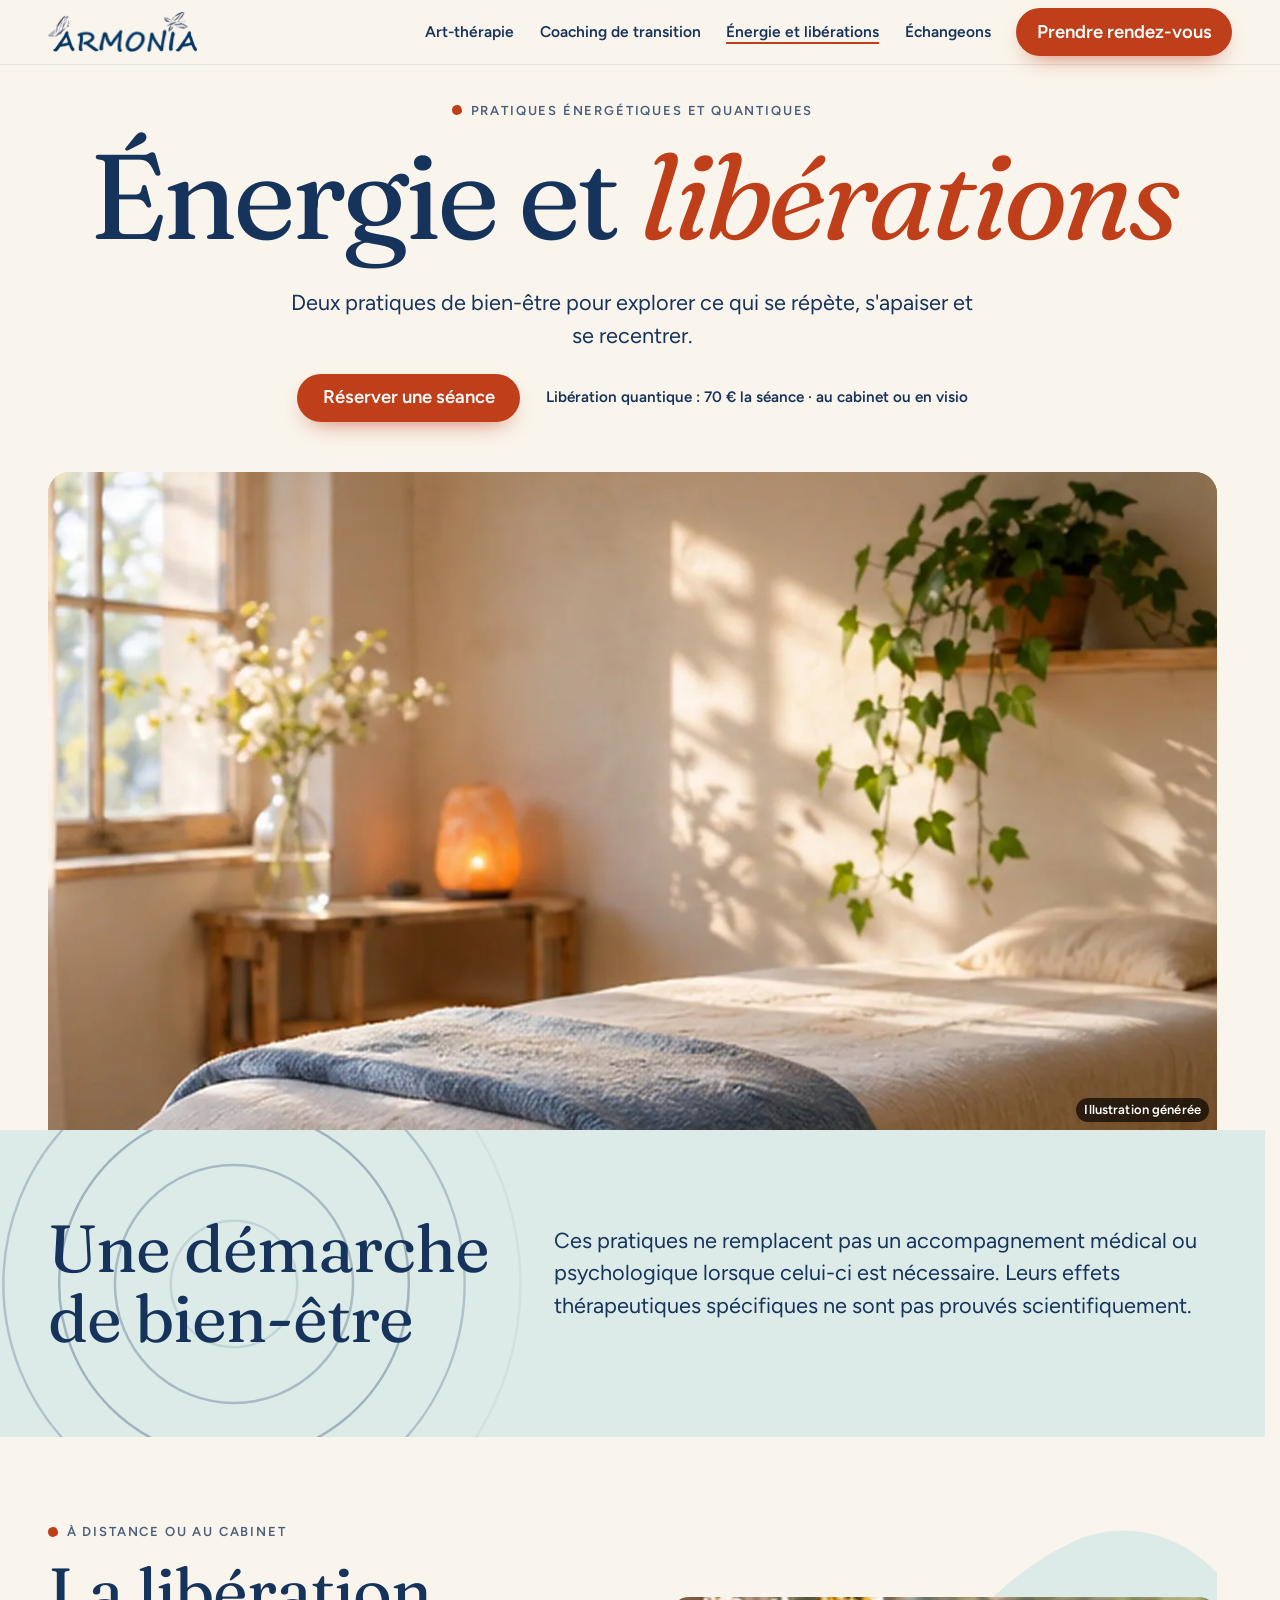
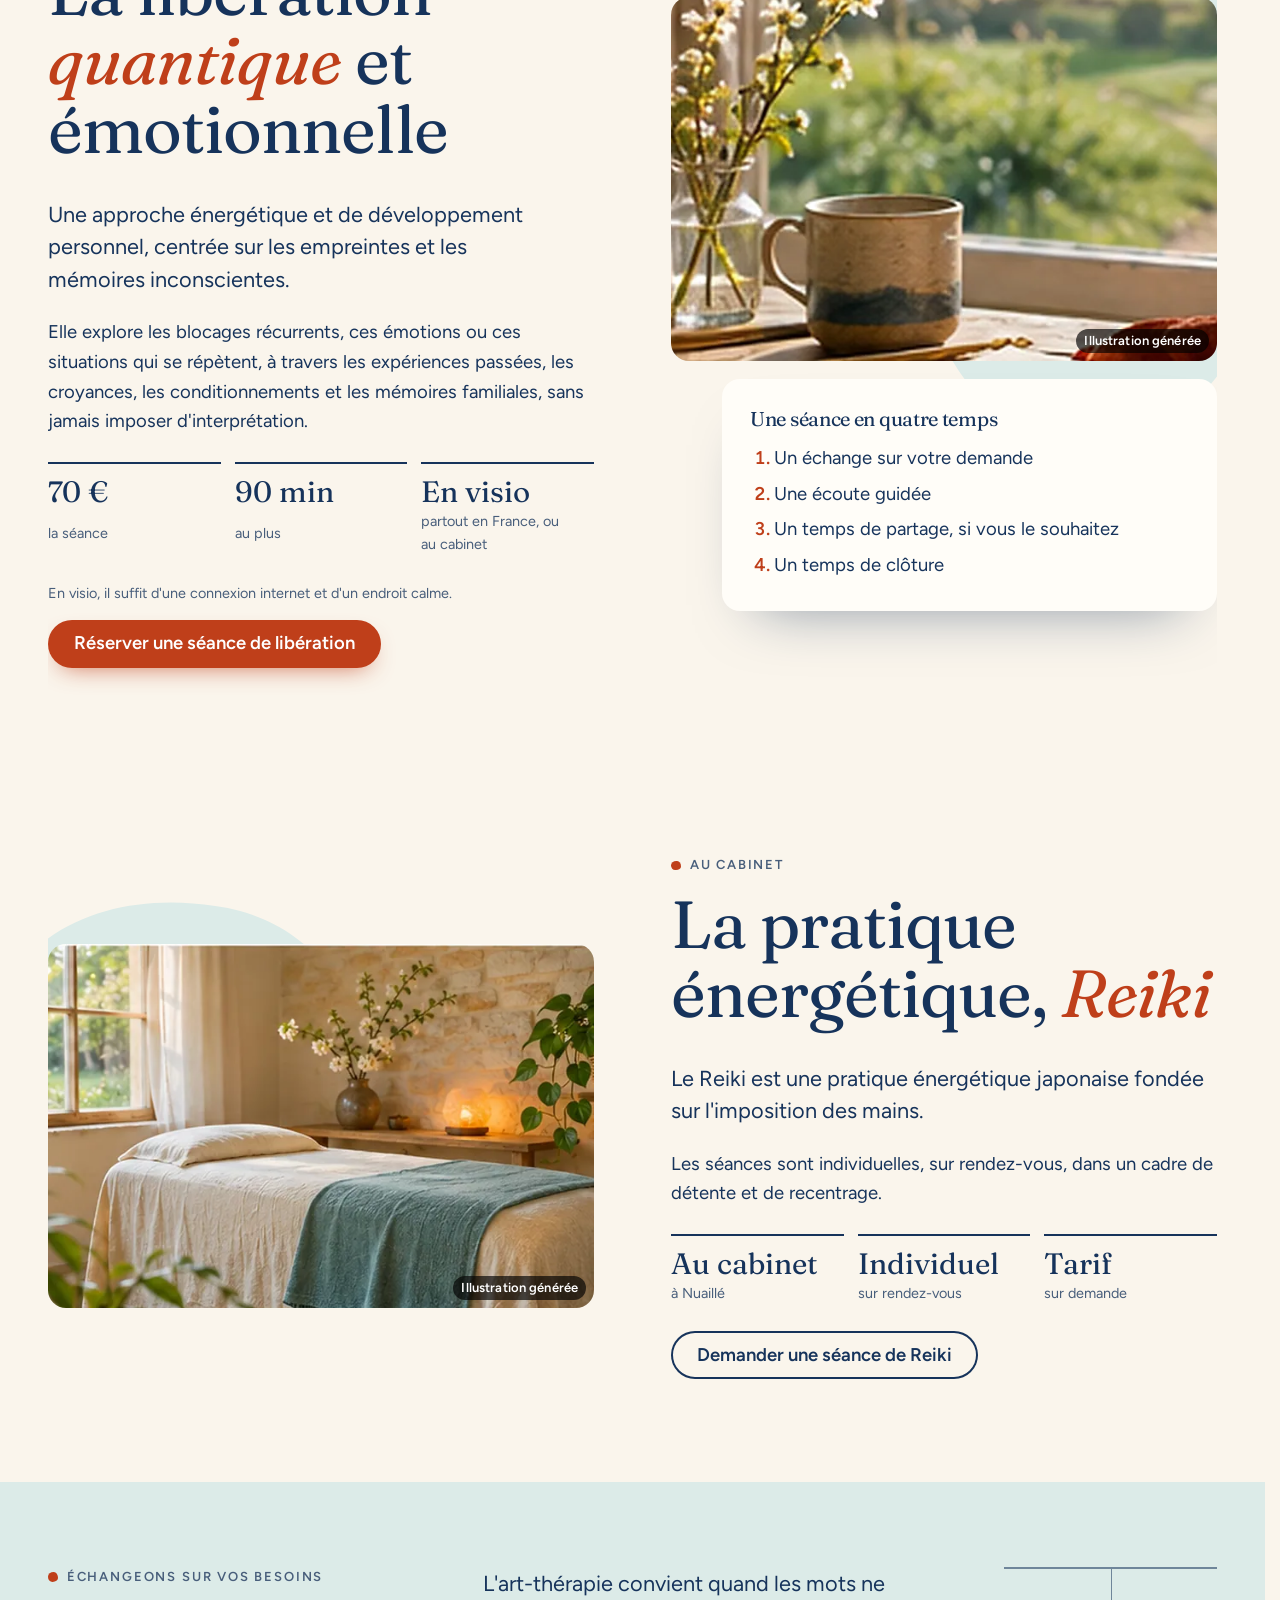
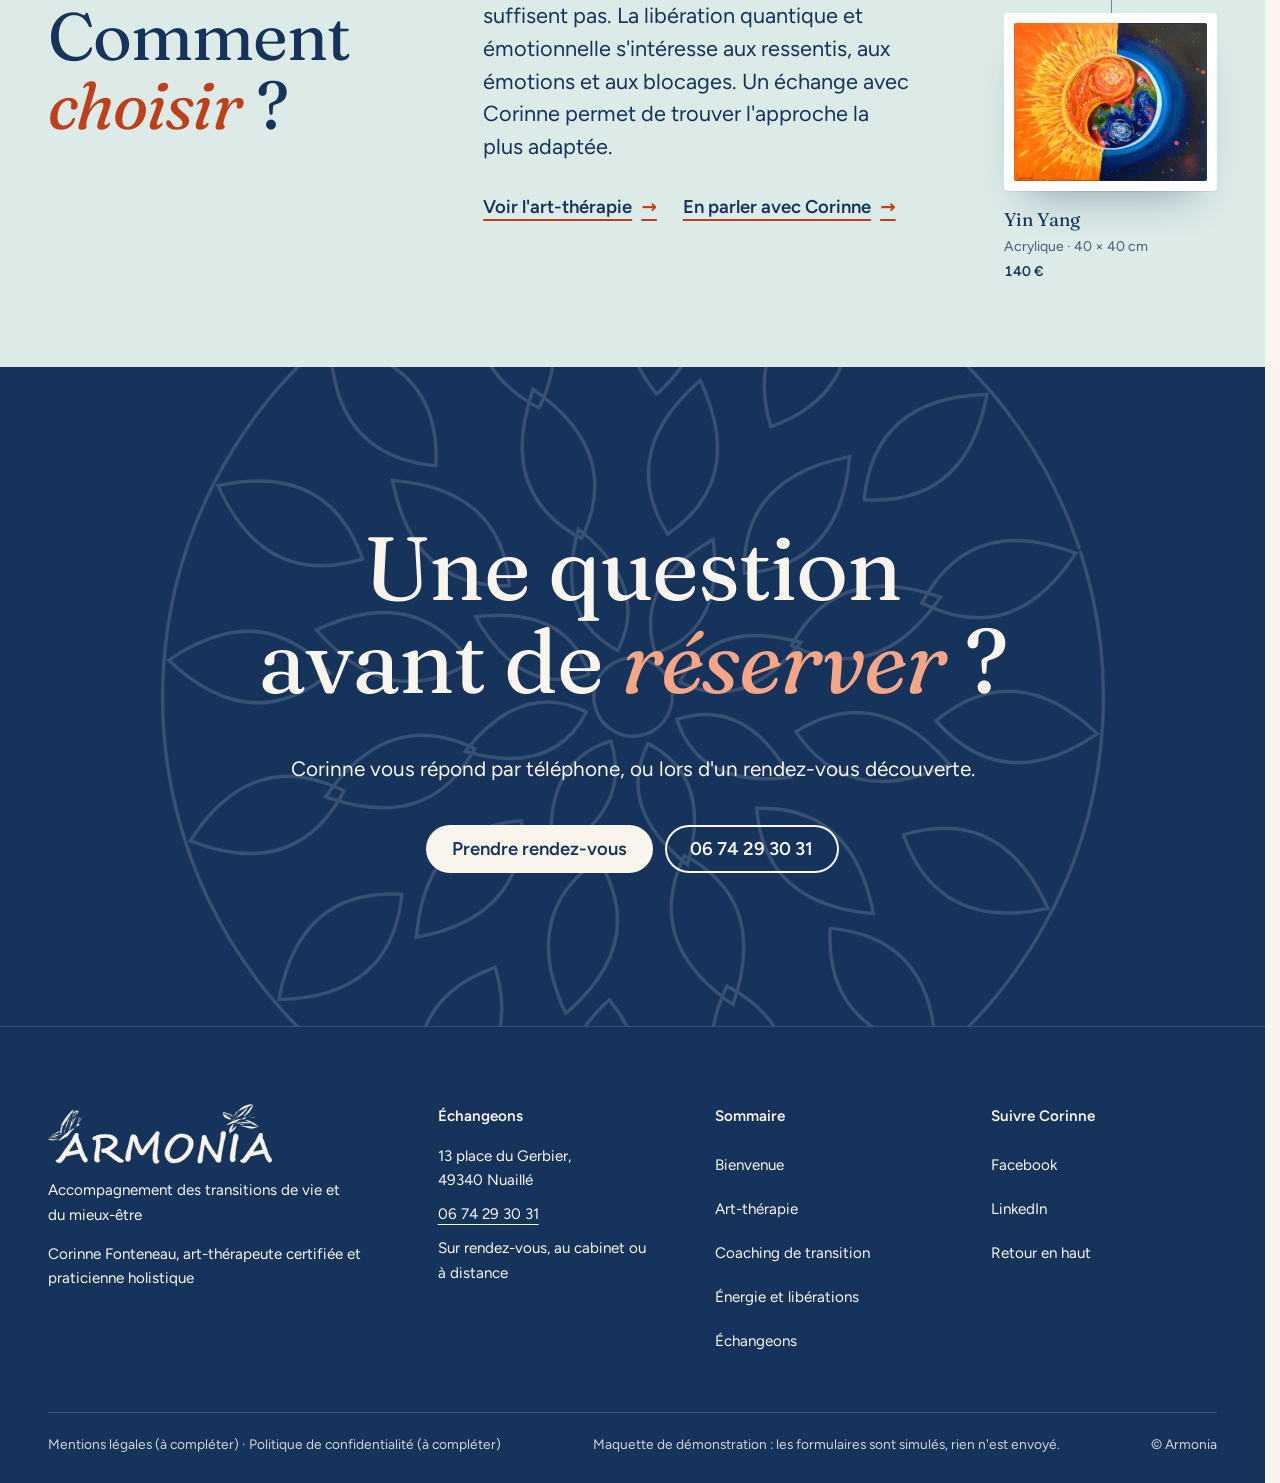
<file: energie-et-liberations.html>
<!doctype html>
<html lang="fr" data-v="2" data-curseur>
<head>
<meta charset="utf-8">
<meta name="viewport" content="width=device-width, initial-scale=1, viewport-fit=cover">
<title>Libération quantique et Reiki, pratiques de bien-être : Armonia</title>
<meta name="description" content="Libération quantique et émotionnelle à distance ou au cabinet, pratique énergétique Reiki à Nuaillé : deux pratiques de bien-être proposées par Corinne Fonteneau.">
<meta name="robots" content="noindex, nofollow">
<link rel="canonical" href="https://armonia-maquette.vercel.app/energie-et-liberations">
<style>:root{--fond:#FAF5EC;--texte:#16335B;--voile-fond:#BF3F1A;--ouverture-fond:#FAF5EC;--menu-fond:#FAF5EC}:root { --entete-h: 72px; --barres-h: 0px; } html { background: var(--fond); color: var(--texte); scrollbar-gutter: stable; } body { margin: 0; background: var(--fond); } html.js:not(.secours):not([data-arrivee="retour"]) [data-anime] { opacity: 0; } html.js:not(.secours):not([data-arrivee="retour"]) [data-anime].vu { opacity: 1; } [data-voile] { position: fixed; inset: 0; z-index: 900; background: var(--voile-fond); transform: translateY(100%); visibility: hidden; pointer-events: none; } html[data-arrivee="voile"]:not(.voile-leve):not(.secours) [data-voile] { transform: none; visibility: visible; } html.secours [data-voile] { visibility: hidden !important; } .ouverture-panneau { position: fixed; inset: 0; z-index: 850; display: none; place-content: center; justify-items: center; background: var(--ouverture-fond, var(--voile-fond)); color: var(--texte); text-align: center; } html.js[data-arrivee="intro"]:not(.secours):not(.intro-finie) .ouverture-panneau { display: grid; } html.defilement-bloque, html.defilement-bloque body, html.js[data-arrivee="intro"]:not(.secours):not(.intro-finie), html.js[data-arrivee="intro"]:not(.secours):not(.intro-finie) body, html[data-arrivee="voile"]:not(.voile-leve):not(.secours), html[data-arrivee="voile"]:not(.voile-leve):not(.secours) body { overflow: hidden; } html.js[data-arrivee="intro"]:not(.secours):not(.intro-finie) { background-color: var(--ouverture-fond, var(--voile-fond)); } html[data-arrivee="voile"]:not(.voile-leve):not(.secours) { background-color: var(--voile-fond); } .ouverture-panneau { gap: 22px; } .intro-goutte { position: relative; display: block; width: 92px; height: 92px; } .intro-coeur { position: absolute; inset: 0; background: #BF3F1A; border-radius: 58% 42% 55% 45% / 48% 60% 40% 52%; transform: translateY(-34vh) scale(.45, .62); } .intro-halo { position: absolute; inset: -34px; border-radius: 50% 50% 46% 54% / 55% 45% 55% 45%; background: #DCEBE8; transform: scale(0); } .ouverture-logo { width: min(298px, 64vw); height: auto; } .ouverture-ligne { margin: 0; font-size: .82rem; letter-spacing: .18em; text-transform: uppercase; }</style>
<script>(function () {
var d = document.documentElement, ss = null, ls = null;
try { ss = window.sessionStorage; ls = window.localStorage; } catch (e) {}
d.classList.add('js');
var nav = performance.getEntriesByType ? performance.getEntriesByType('navigation')[0] : null;
var type = nav ? nav.type : 'navigate';
var depart = null;
try { depart = JSON.parse(ss.getItem('socle:depart') || 'null'); ss.removeItem('socle:depart'); } catch (e) {}
if (depart && !(Date.now() - depart.t < 15000)) depart = null;
var mode = type === 'back_forward' ? 'retour' : type === 'reload' ? 'intro' : depart ? 'voile' : 'intro';
d.setAttribute('data-arrivee', mode);
if (mode === 'voile' && depart.couleur) d.style.setProperty('--voile-fond', depart.couleur);
if (type === 'reload' && 'scrollRestoration' in history) {
history.scrollRestoration = 'manual';
}
try {
var choisie = ls && ls.getItem('socle:langue');
var langue = (d.lang || '').slice(0, 2);
if (choisie && choisie !== langue && type === 'navigate' && !depart) {
var alt = document.querySelector('link[rel="alternate"][hreflang="' + choisie + '"]');
if (alt) location.replace(new URL(alt.href).pathname + location.search + location.hash);
}
} catch (e) {}
setTimeout(function () { if (!d.classList.contains('demarre')) d.classList.add('secours'); }, 2000);
})();</script>
<link rel="preload" href="/assets/fonts/fraunces-latin-400-normal.woff2" as="font" type="font/woff2" crossorigin>
<link rel="stylesheet" href="/assets/css/socle.css?v=2">
<link rel="stylesheet" href="/assets/css/site.css?v=2">
<link rel="modulepreload" href="/assets/js/site.js?v=2">
<link rel="modulepreload" href="/assets/js/socle/index.js?v=2">
<script src="/assets/vendor/gsap.min.js" defer></script>
<script src="/assets/vendor/ScrollTrigger.min.js" defer></script>
<script src="/assets/vendor/SplitText.min.js" defer></script>
<script type="module" src="/assets/js/site.js?v=2"></script>
<meta name="theme-color" content="#FAF5EC">
<link rel="icon" href="/assets/images/favicon.svg" type="image/svg+xml">
<link rel="apple-touch-icon" href="/assets/images/apple-touch-icon.png">
<meta property="og:type" content="website">
<meta property="og:site_name" content="Armonia">
<meta property="og:locale" content="fr_FR">
<meta property="og:title" content="Libération quantique et Reiki, pratiques de bien-être : Armonia">
<meta property="og:description" content="Libération quantique et émotionnelle à distance ou au cabinet, pratique énergétique Reiki à Nuaillé : deux pratiques de bien-être proposées par Corinne Fonteneau.">
<meta property="og:url" content="https://armonia-maquette.vercel.app/energie-et-liberations">
<meta property="og:image" content="https://armonia-maquette.vercel.app/assets/partage/energie-fr.jpg">
<meta property="og:image:width" content="1200">
<meta property="og:image:height" content="630">
<meta property="og:image:alt" content="Énergie et libérations chez Armonia : libération quantique et Reiki">
<meta name="twitter:card" content="summary_large_image">
<script type="application/ld+json">{"@context":"https://schema.org","@type":"LocalBusiness","name":"Armonia, Corinne Fonteneau","url":"https://armonia-maquette.vercel.app/","telephone":"+33674293031","description":"Art-thérapie, coaching de transition et pratiques énergétiques à Nuaillé, près de Cholet.","address":{"@type":"PostalAddress","streetAddress":"13 place du Gerbier","postalCode":"49340","addressLocality":"Nuaillé","addressCountry":"FR"},"sameAs":["https://www.facebook.com/Corinne.ARMONIA","https://www.linkedin.com/in/corinne-armonia"]}</script>
</head>
<body id="haut">
<div data-voile data-forme="iris" aria-hidden="true"><div class="voile-contenu"><img src="/assets/images/logo-clair.png" alt="" width="186" height="50"><span data-voile-libelle>Énergie et libérations</span></div></div>
<div class="ouverture-panneau" data-ouverture aria-hidden="true">
  <span class="intro-goutte" data-ouverture-objet><span class="intro-halo"></span><span class="intro-coeur"></span></span>
  <img class="ouverture-logo" src="/assets/images/logo.png" alt="" width="298" height="80">
  <p class="ouverture-ligne">Transitions de vie et mieux-être</p>
</div>
<a class="evitement" href="#contenu">Aller au contenu</a>
<header data-entete>
  <div class="entete-rangee">
    <a class="entete-logo" href="/" aria-label="Armonia, retour à l&#39;accueil" data-libelle="Bienvenue">
      <img src="/assets/images/logo.png" alt="" width="149" height="40">
    </a>
    <nav data-nav aria-label="Navigation principale">
      <ul><li><a href="/art-therapie" data-libelle="Art-thérapie">Art-thérapie</a></li><li><a href="/coaching-de-transition" data-libelle="Coaching de transition">Coaching de transition</a></li><li><a href="/energie-et-liberations" data-libelle="Énergie et libérations" aria-current="page">Énergie et libérations</a></li><li><a href="/echangeons" data-libelle="Échangeons">Échangeons</a></li></ul>
    </nav>
    <div class="entete-actions">
      <a class="bouton" href="/echangeons#rendez-vous" data-libelle="Échangeons">Prendre rendez-vous</a>
      <button type="button" data-menu-bouton aria-controls="menu" aria-expanded="false" data-libelle-ouvrir="Menu" data-libelle-fermer="Fermer"><span data-libelle-bouton>Menu</span></button>
      <a class="menu-sansjs" href="#menu" data-menu-lien>Menu</a>
    </div>
  </div>
</header>
<script>/* Avant le premier affichage : rangées de la navigation (même règle que ajusterNav dans assets/js/socle/entete.js)
   et hauteur réelle de l'en-tête, pour que rien ne saute quand le JavaScript du site prend la main. */
(function () {
  var h = document.documentElement, u = document.querySelector('[data-nav] ul'), e = document.querySelector('[data-entete]');
  if (u) {
    var deborde = function () { return u.scrollWidth > u.clientWidth + 1; }, c = deborde();
    if (c && window.matchMedia('(min-width: 900px)').matches) {
      h.classList.add('nav-deux-rangees'); c = deborde();
      if (c) { h.classList.add('nav-deux-lignes'); var a = u.querySelector('a'); c = !a || u.getBoundingClientRect().height > a.getBoundingClientRect().height * 2.5; }
      if (c) h.classList.remove('nav-deux-rangees', 'nav-deux-lignes');
    }
    if (c) h.classList.add('nav-compacte');
  }
  if (e) h.style.setProperty('--entete-h', Math.round(e.getBoundingClientRect().height) + 'px');
})();</script>
<span id="menu-ferme" aria-hidden="true"></span>
<div id="menu" data-menu role="dialog" aria-modal="true" aria-label="Menu">
  <p class="menu-sansjs-fermer"><a href="#menu-ferme">Fermer</a></p>
  <ul><li style="--i:0"><a href="/" class="menu-lien" data-libelle="Bienvenue">Bienvenue</a></li><li style="--i:1"><a href="/art-therapie" class="menu-lien" data-libelle="Art-thérapie">Art-thérapie</a></li><li style="--i:2"><a href="/coaching-de-transition" class="menu-lien" data-libelle="Coaching de transition">Coaching de transition</a></li><li style="--i:3"><a href="/energie-et-liberations" class="menu-lien" data-libelle="Énergie et libérations" aria-current="page">Énergie et libérations</a></li><li style="--i:4"><a href="/echangeons" class="menu-lien" data-libelle="Échangeons">Échangeons</a></li></ul>
  <p class="menu-actions">
    <a class="bouton" href="/echangeons#rendez-vous" data-libelle="Échangeons">Prendre rendez-vous</a>
    <a class="bouton bouton--contour" href="tel:+33674293031">Appeler 06 74 29 30 31</a>
  </p>
  <p class="menu-adresse">13 place du Gerbier, 49340 Nuaillé · sur rendez-vous</p>
</div>
<main id="contenu" tabindex="-1">
<section class="ouv-bandeau" id="debut">
  <div class="conteneur ouv-bandeau-texte">
    <p class="surtitre ouv-fondu">Pratiques énergétiques et quantiques</p>
    <h1 class="ouv-bandeau-titre"><span class="ligne-masque"><span class="ouv-ligne">Énergie et <em>libérations</em></span></span> </h1>
    <p class="chapo ouv-fondu masque-ecran-tres-bas">Deux pratiques de bien-être pour explorer ce qui se répète, s&#39;apaiser et se recentrer.</p>
    <p class="hero-actions ouv-fondu">
      <a href="/echangeons?demande=liberation#rendez-vous" class="bouton" data-libelle="Échangeons" data-action-principale data-survol="magnetique">Réserver une séance</a>
      <span class="hero-info" data-info-cle>Libération quantique : 70 € la séance · au cabinet ou en visio</span>
    </p>
  </div>
  <figure class="media ouv-bandeau-media" data-grok data-fx="onde" data-iris-centre style="--cadrage:50% 72%">
  <picture><source media="(max-width: 760px) and (orientation: portrait)" srcset="/assets/images/grok/energie-ouverture-mobile-640.webp 640w, /assets/images/grok/energie-ouverture-mobile-1080.webp 1080w" sizes="100vw">
    <img src="/assets/images/grok/energie-ouverture-1280.webp" srcset="/assets/images/grok/energie-ouverture-640.webp 640w, /assets/images/grok/energie-ouverture-1280.webp 1280w, /assets/images/grok/energie-ouverture-1920.webp 1920w" sizes="100vw" alt="Une pièce calme : table de soin couverte d&#39;un drap clair, couverture pliée, bouquet et lumière douce sur le mur" width="1280" height="720" fetchpriority="high" loading="eager" decoding="async">
  </picture><figcaption class="mention-ia">Illustration générée</figcaption>
</figure>
</section>
<section class="mention-bande fond-lavis" id="demarche">
  <svg class="ondes" viewBox="0 0 200 200" aria-hidden="true" data-effet="ondes" data-visuel data-audit-ignorer>
    <circle cx="100" cy="100" r="18" fill="none" stroke="currentColor" stroke-width=".8"/><circle cx="100" cy="100" r="36" fill="none" stroke="currentColor" stroke-width=".8"/><circle cx="100" cy="100" r="54" fill="none" stroke="currentColor" stroke-width=".8"/><circle cx="100" cy="100" r="72" fill="none" stroke="currentColor" stroke-width=".8"/><circle cx="100" cy="100" r="90" fill="none" stroke="currentColor" stroke-width=".8"/>
  </svg>
  <div class="conteneur mention-bande-texte">
    <h2 class="titre" data-anime="lignes">Une démarche de bien-être</h2>
    <p class="chapo" data-anime>Ces pratiques ne remplacent pas un accompagnement médical ou psychologique lorsque celui-ci est nécessaire. Leurs effets thérapeutiques spécifiques ne sont pas prouvés scientifiquement.</p>
  </div>
</section>
<section class="duo conteneur" id="liberation-quantique">
  <div class="duo-texte">
    <p class="surtitre " data-anime>À distance ou au cabinet</p>
    <h2 class="titre " data-anime="lignes">La libération <em>quantique</em> et émotionnelle</h2>
    <p class="chapo" data-anime>Une approche énergétique et de développement personnel, centrée sur les empreintes et les mémoires inconscientes.</p>
    <p data-anime>Elle explore les blocages récurrents, ces émotions ou ces situations qui se répètent, à travers les expériences passées, les croyances, les conditionnements et les mémoires familiales, sans jamais imposer d&#39;interprétation.</p>
    <ul class="faits" data-anime="cascade"><li><strong data-prix>70 €</strong><span>la séance</span></li><li><strong data-prix>90 min</strong><span>au plus</span></li><li><strong data-prix>En visio</strong><span>partout en France, ou au cabinet</span></li></ul>
    <p class="petit" data-anime>En visio, il suffit d&#39;une connexion internet et d&#39;un endroit calme.</p>
    <p data-anime><a href="/echangeons?demande=liberation#rendez-vous" class="bouton" data-libelle="Échangeons">Réserver une séance de libération</a></p>
  </div>
  <div class="duo-visuel">
    <svg class="tache duo-tache" viewBox="0 0 100 100" aria-hidden="true" data-audit-ignorer preserveAspectRatio="none"><path d="M44 6c17-6 38-1 48 15 11 17 9 42-4 58-13 16-37 23-57 15C12 86 0 66 2 46 4 27 26 12 44 6z" fill="currentColor"/></svg>
    <figure class="media duo-media" data-grok data-effet="tache" style="--cadrage:50% 50%">
  <picture>
    <img src="/assets/images/grok/energie-distance-1100.webp" srcset="/assets/images/grok/energie-distance-640.webp 640w, /assets/images/grok/energie-distance-1100.webp 1100w" sizes="(max-width: 760px) 92vw, 42vw" alt="Une tasse et un petit bouquet sur le rebord d&#39;une fenêtre ouverte sur la campagne" width="1100" height="733" loading="lazy" decoding="async">
  </picture><figcaption class="mention-ia">Illustration générée</figcaption>
</figure>
    <div class="temps-carte" data-anime>
      <h3>Une séance en quatre temps</h3>
      <ol><li>Un échange sur votre demande</li><li>Une écoute guidée</li><li>Un temps de partage, si vous le souhaitez</li><li>Un temps de clôture</li></ol>
    </div>
  </div>
</section>
<section class="duo duo--inverse conteneur" id="reiki">
  <div class="duo-visuel">
    <svg class="tache duo-tache" viewBox="0 0 100 100" aria-hidden="true" data-audit-ignorer preserveAspectRatio="none"><path d="M61 4c20 3 35 20 37 41 2 22-9 44-30 51-22 8-48 1-60-19C-3 58 0 31 16 15 28 4 45 1 61 4z" fill="currentColor"/></svg>
    <figure class="media duo-media" data-grok data-effet="tache" style="--cadrage:50% 50%">
  <picture>
    <img src="/assets/images/grok/energie-reiki-1280.webp" srcset="/assets/images/grok/energie-reiki-640.webp 640w, /assets/images/grok/energie-reiki-1280.webp 1280w" sizes="(max-width: 760px) 92vw, 42vw" alt="Une table de soin, un coussin de lin et une couverture pliée près d&#39;une fenêtre" width="1280" height="853" loading="lazy" decoding="async">
  </picture><figcaption class="mention-ia">Illustration générée</figcaption>
</figure>
  </div>
  <div class="duo-texte">
    <p class="surtitre " data-anime>Au cabinet</p>
    <h2 class="titre " data-anime="lignes">La pratique énergétique, <em>Reiki</em></h2>
    <p class="chapo" data-anime>Le Reiki est une pratique énergétique japonaise fondée sur l&#39;imposition des mains.</p>
    <p data-anime>Les séances sont individuelles, sur rendez-vous, dans un cadre de détente et de recentrage.</p>
    <ul class="faits" data-anime="cascade"><li><strong data-prix>Au cabinet</strong><span>à Nuaillé</span></li><li><strong data-prix>Individuel</strong><span>sur rendez-vous</span></li><li><strong data-prix>Tarif</strong><span>sur demande</span></li></ul>
    <p data-anime><a href="/echangeons?demande=reiki#rendez-vous" class="bouton bouton--contour" data-libelle="Échangeons">Demander une séance de Reiki</a></p>
  </div>
</section>
<section class="choisir fond-lavis" id="choisir">
  <div class="conteneur choisir-grille">
    <div>
      <p class="surtitre " data-anime>Échangeons sur vos besoins</p>
      <h2 class="titre " data-anime="lignes">Comment <em>choisir</em> ?</h2>
    </div>
    <div>
      <p class="chapo" data-anime>L&#39;art-thérapie convient quand les mots ne suffisent pas. La libération quantique et émotionnelle s&#39;intéresse aux ressentis, aux émotions et aux blocages. Un échange avec Corinne permet de trouver l&#39;approche la plus adaptée.</p>
      <p class="hero-actions" data-anime>
        <a href="/art-therapie" class="lien-fleche" data-libelle="Art-thérapie">Voir l&#39;art-thérapie</a>
        <a href="/echangeons?demande=decouverte#rendez-vous" class="lien-fleche" data-libelle="Échangeons">En parler avec Corinne</a>
      </p>
    </div>
    <div class="choisir-toile" data-effet="accrochage">
      <figure class="toile oeuvre">
  <div class="toile-cadre"><figure class="media toile-media" style="--cadrage:50% 50%;aspect-ratio:1920 / 1566">
  <picture>
    <img src="/assets/images/toile-yin-yang-1200.webp" srcset="/assets/images/toile-yin-yang-480.webp 480w, /assets/images/toile-yin-yang-800.webp 800w, /assets/images/toile-yin-yang-1200.webp 1200w" sizes="(max-width: 760px) 60vw, 20vw" alt="Yin Yang, soleil et terre enlacés, acrylique de Corinne Fonteneau" width="1200" height="979" loading="lazy" decoding="async">
  </picture>
</figure></div>
  <figcaption class="toile-cartel">
    <strong>Yin Yang</strong>
    <span>Acrylique · 40 × 40 cm</span>
    <span class="toile-prix" data-prix>140 €</span>
  </figcaption>
</figure>
    </div>
  </div>
</section>
<section class="appel" id="rencontre">
  <svg class="rosace appel-rosace" viewBox="0 0 200 200" aria-hidden="true" data-effet="rosace" data-visuel data-audit-ignorer>
  <g class="rosace-tour" fill="none" stroke="currentColor" stroke-width=".7" stroke-linecap="round">
    <circle pathLength="1" cx="100" cy="100" r="96"/>
    <g class="rosace-a"><path pathLength="1" d="M162.0 100.0 Q177.1 85.4 195.0 100.0 Q177.1 114.6 162.0 100.0Z"/><path pathLength="1" d="M157.3 123.7 Q176.8 116.1 187.8 136.4 Q165.7 143.0 157.3 123.7Z"/><path pathLength="1" d="M143.8 143.8 Q164.8 144.3 167.2 167.2 Q144.3 164.8 143.8 143.8Z"/><path pathLength="1" d="M123.7 157.3 Q143.0 165.7 136.4 187.8 Q116.1 176.8 123.7 157.3Z"/><path pathLength="1" d="M100.0 162.0 Q114.6 177.1 100.0 195.0 Q85.4 177.1 100.0 162.0Z"/><path pathLength="1" d="M76.3 157.3 Q83.9 176.8 63.6 187.8 Q57.0 165.7 76.3 157.3Z"/><path pathLength="1" d="M56.2 143.8 Q55.7 164.8 32.8 167.2 Q35.2 144.3 56.2 143.8Z"/><path pathLength="1" d="M42.7 123.7 Q34.3 143.0 12.2 136.4 Q23.2 116.1 42.7 123.7Z"/><path pathLength="1" d="M38.0 100.0 Q22.9 114.6 5.0 100.0 Q22.9 85.4 38.0 100.0Z"/><path pathLength="1" d="M42.7 76.3 Q23.2 83.9 12.2 63.6 Q34.3 57.0 42.7 76.3Z"/><path pathLength="1" d="M56.2 56.2 Q35.2 55.7 32.8 32.8 Q55.7 35.2 56.2 56.2Z"/><path pathLength="1" d="M76.3 42.7 Q57.0 34.3 63.6 12.2 Q83.9 23.2 76.3 42.7Z"/><path pathLength="1" d="M100.0 38.0 Q85.4 22.9 100.0 5.0 Q114.6 22.9 100.0 38.0Z"/><path pathLength="1" d="M123.7 42.7 Q116.1 23.2 136.4 12.2 Q143.0 34.3 123.7 42.7Z"/><path pathLength="1" d="M143.8 56.2 Q144.3 35.2 167.2 32.8 Q164.8 55.7 143.8 56.2Z"/><path pathLength="1" d="M157.3 76.3 Q165.7 57.0 187.8 63.6 Q176.8 83.9 157.3 76.3Z"/></g>
    <g class="rosace-b"><path pathLength="1" d="M134.0 100.0 Q148.1 86.4 166.0 100.0 Q148.1 113.6 134.0 100.0Z"/><path pathLength="1" d="M129.4 117.0 Q148.5 112.3 157.2 133.0 Q134.9 135.8 129.4 117.0Z"/><path pathLength="1" d="M117.0 129.4 Q135.8 134.9 133.0 157.2 Q112.3 148.5 117.0 129.4Z"/><path pathLength="1" d="M100.0 134.0 Q113.6 148.1 100.0 166.0 Q86.4 148.1 100.0 134.0Z"/><path pathLength="1" d="M83.0 129.4 Q87.7 148.5 67.0 157.2 Q64.2 134.9 83.0 129.4Z"/><path pathLength="1" d="M70.6 117.0 Q65.1 135.8 42.8 133.0 Q51.5 112.3 70.6 117.0Z"/><path pathLength="1" d="M66.0 100.0 Q51.9 113.6 34.0 100.0 Q51.9 86.4 66.0 100.0Z"/><path pathLength="1" d="M70.6 83.0 Q51.5 87.7 42.8 67.0 Q65.1 64.2 70.6 83.0Z"/><path pathLength="1" d="M83.0 70.6 Q64.2 65.1 67.0 42.8 Q87.7 51.5 83.0 70.6Z"/><path pathLength="1" d="M100.0 66.0 Q86.4 51.9 100.0 34.0 Q113.6 51.9 100.0 66.0Z"/><path pathLength="1" d="M117.0 70.6 Q112.3 51.5 133.0 42.8 Q135.8 65.1 117.0 70.6Z"/><path pathLength="1" d="M129.4 83.0 Q134.9 64.2 157.2 67.0 Q148.5 87.7 129.4 83.0Z"/></g>
    <g class="rosace-c"><path pathLength="1" d="M110.0 100.0 Q120.5 89.6 136.0 100.0 Q120.5 110.4 110.0 100.0Z"/><path pathLength="1" d="M107.1 107.1 Q121.9 107.1 125.5 125.5 Q107.1 121.9 107.1 107.1Z"/><path pathLength="1" d="M100.0 110.0 Q110.4 120.5 100.0 136.0 Q89.6 120.5 100.0 110.0Z"/><path pathLength="1" d="M92.9 107.1 Q92.9 121.9 74.5 125.5 Q78.1 107.1 92.9 107.1Z"/><path pathLength="1" d="M90.0 100.0 Q79.5 110.4 64.0 100.0 Q79.5 89.6 90.0 100.0Z"/><path pathLength="1" d="M92.9 92.9 Q78.1 92.9 74.5 74.5 Q92.9 78.1 92.9 92.9Z"/><path pathLength="1" d="M100.0 90.0 Q89.6 79.5 100.0 64.0 Q110.4 79.5 100.0 90.0Z"/><path pathLength="1" d="M107.1 92.9 Q107.1 78.1 125.5 74.5 Q121.9 92.9 107.1 92.9Z"/></g>
    <circle pathLength="1" cx="100" cy="100" r="8"/>
  </g>
</svg>
  <div class="conteneur appel-contenu">
    <h2 class="titre appel-titre" data-anime="lignes">Une question avant de <em>réserver</em> ?</h2>
    <p class="appel-texte" data-anime>Corinne vous répond par téléphone, ou lors d&#39;un rendez-vous découverte.</p>
    <p class="appel-actions" data-anime>
      <a href="/echangeons?demande=decouverte#rendez-vous" class="bouton" data-libelle="Échangeons" data-survol="magnetique">Prendre rendez-vous</a>
      <a class="bouton bouton--contour" href="tel:+33674293031">06 74 29 30 31</a>
    </p>
  </div>
</section>
</main>
<footer class="pied" id="pied">
  <div class="conteneur pied-grille">
    <div class="pied-marque">
      <img src="/assets/images/logo-clair.png" alt="Armonia" width="224" height="60" loading="lazy">
      <p>Accompagnement des transitions de vie et du mieux-être</p>
      <p>Corinne Fonteneau, art-thérapeute certifiée et praticienne holistique</p>
    </div>
    <div>
      <p><strong>Échangeons</strong></p>
      <p>13 place du Gerbier, 49340 Nuaillé<br><a href="tel:+33674293031">06 74 29 30 31</a><br>Sur rendez-vous, au cabinet ou à distance</p>
    </div>
    <nav aria-label="Sommaire">
      <p><strong>Sommaire</strong></p>
      <ul><li><a href="/" data-libelle="Bienvenue">Bienvenue</a></li><li><a href="/art-therapie" data-libelle="Art-thérapie">Art-thérapie</a></li><li><a href="/coaching-de-transition" data-libelle="Coaching de transition">Coaching de transition</a></li><li><a href="/energie-et-liberations" data-libelle="Énergie et libérations" aria-current="page">Énergie et libérations</a></li><li><a href="/echangeons" data-libelle="Échangeons">Échangeons</a></li></ul>
    </nav>
    <div>
      <p><strong>Suivre Corinne</strong></p>
      <ul>
        <li><a href="https://www.facebook.com/Corinne.ARMONIA" target="_blank" rel="noopener">Facebook <span class="visuellement-cache">(nouvel onglet)</span></a></li>
        <li><a href="https://www.linkedin.com/in/corinne-armonia" target="_blank" rel="noopener">LinkedIn <span class="visuellement-cache">(nouvel onglet)</span></a></li>
        <li><a href="#haut" data-sans-transition>Retour en haut</a></li>
      </ul>
    </div>
  </div>
  <div class="conteneur pied-bas"><p>Mentions légales (à compléter) · Politique de confidentialité (à compléter)</p><p>Maquette de démonstration : les formulaires sont simulés, rien n&#39;est envoyé.</p><p>© Armonia</p></div>
</footer>
<div data-barre-fixe>
  <a class="bouton bouton--contour" href="tel:+33674293031">Appeler</a>
  <a class="bouton" href="/echangeons#rendez-vous" data-libelle="Échangeons">Rendez-vous</a>
</div>
</body>
</html>
</file>
<file: assets/css/socle.css>
/* Socle : règles communes à toutes les maquettes. Le style du projet va dans site.css.
   Les couleurs et polices du projet se règlent par les variables ci-dessous (redéfinies dans site.css). */
:root {
  --police-titres: Georgia, 'Times New Roman', serif;
  --police-texte: system-ui, -apple-system, 'Segoe UI', Roboto, sans-serif;
  --accent: #b3361f;
  --texte-doux: color-mix(in srgb, var(--texte) 78%, var(--fond));
  --ligne: color-mix(in srgb, var(--texte) 18%, var(--fond));
  --gouttiere: clamp(16px, 4vw, 48px);
  --largeur: 1240px;
  --rayon: 6px;
  --duree: .7s;
  --courbe: cubic-bezier(.22, 1, .36, 1);
}

*, *::before, *::after { box-sizing: border-box; }
html { -webkit-text-size-adjust: 100%; text-size-adjust: 100%; }
body {
  font-family: var(--police-texte); font-size: clamp(1rem, .96rem + .2vw, 1.125rem); line-height: 1.6;
  padding-bottom: var(--barres-h); overflow-x: clip;
}
img, picture, video, canvas, svg { display: block; max-width: 100%; }
img, video { height: auto; }
h1, h2, h3, h4 { font-family: var(--police-titres); line-height: 1.08; margin: 0 0 .5em; text-wrap: balance; font-weight: 600; }
p, li, dd, figcaption { text-wrap: pretty; }
p { margin: 0 0 1em; }
a { color: inherit; }
a[href^="mailto:"] { overflow-wrap: anywhere; }
button, input, select, textarea { font: inherit; color: inherit; }
button { cursor: pointer; }
:where(a, button, input, select, textarea, summary, [tabindex]) { -webkit-tap-highlight-color: transparent; }
:focus { outline: none; }
:focus-visible { outline: 3px solid var(--accent); outline-offset: 3px; border-radius: 2px; }
[id] { scroll-margin-top: calc(var(--entete-h) + 12px); scroll-margin-bottom: calc(var(--barres-h) + 12px); }
/* Lien profond vers une scène qui cache l'en-tête : elle arrive tout en haut de l'écran (comme aller() du socle). */
html.js:not(.secours) :is([data-entete-cache], [data-entete-cache] [id], [data-fx="plein-ecran"], [data-fx="plein-ecran"] [id]) { scroll-margin-top: 0; }
[hidden] { display: none !important; }

.visuellement-cache {
  position: absolute !important; width: 1px; height: 1px; padding: 0; margin: -1px;
  overflow: hidden; clip: rect(0 0 0 0); white-space: nowrap; border: 0;
}
.evitement {
  position: fixed; left: 12px; top: 12px; z-index: 1000; padding: 12px 16px; background: var(--texte); color: var(--fond);
  transform: translateY(-160%); text-decoration: none;
}
.evitement:focus-visible { transform: none; }
.conteneur { width: min(100% - 2 * var(--gouttiere), var(--largeur)); margin-inline: auto; }
.chiffres { font-variant-numeric: tabular-nums; }

/* Boutons : zones tactiles d'au moins 44 px. */
.bouton {
  display: inline-flex; align-items: center; justify-content: center; gap: .5em;
  min-height: 48px; min-width: 44px; padding: .7em 1.4em; border-radius: 999px;
  background: var(--accent); color: var(--fond); text-decoration: none; font-weight: 600; border: 0;
  line-height: 1.2; text-align: center;
}
.bouton--contour { background: transparent; color: inherit; box-shadow: inset 0 0 0 2px currentColor; }
.bouton[disabled] { opacity: .55; cursor: not-allowed; }

/* Apparitions : cachées par le style critique jusqu'à .vu, jamais recachées. */
html.js:not(.secours):not([data-arrivee="retour"]) [data-anime]:not([data-anime="gsap"]) {
  transform: translate3d(0, 1.2rem, 0);
  transition: opacity var(--duree) var(--courbe) var(--delai, 0s), transform var(--duree) var(--courbe) var(--delai, 0s);
}
html.js:not(.secours):not([data-arrivee="retour"]) [data-anime]:not([data-anime="gsap"]).vu { transform: none; }

/* Bibliothèque d'effets (effets.js). Apparitions : le bloc lui-même ne glisse pas, ce sont ses parties qui arrivent.
   Mêmes conditions que les apparitions : en secours, au retour et sans JavaScript, état final direct.
   Les transitions ne valent que pendant l'arrivée (.fx-fini ensuite) : celles du projet reprennent la main. */
html.js:not(.secours):not([data-arrivee="retour"]) :is([data-anime="lignes"], [data-anime="mots"], [data-anime="lettres"], [data-anime="cascade"]):not([data-anime="gsap"]) {
  transform: none; transition: opacity .25s linear var(--delai, 0s);
}
/* Masques des lignes : découpe par clip-path, débordante en haut et sur les côtés (accents), un peu en bas (jambages),
   au lieu d'un overflow et de marges : la mise en page ne change pas d'un pixel pendant la découpe. La ligne part
   d'assez bas (135 %) pour rester invisible malgré le débord du bas. */
.fx-ligne-mask { overflow: visible !important; clip-path: inset(-.4em -.6em -.2em -.6em); }
html.js:not(.secours):not([data-arrivee="retour"]) [data-anime="lignes"] .fx-ligne {
  transform: translate3d(0, 135%, 0); transition: transform 1s var(--courbe) calc(var(--delai, 0s) + var(--i, 0) * 90ms);
}
html.js:not(.secours):not([data-arrivee="retour"]) [data-anime="lignes"].vu .fx-ligne { transform: none; }
html.js:not(.secours):not([data-arrivee="retour"]) [data-anime="mots"] .fx-mot {
  opacity: 0; transform: translate3d(0, .5em, 0);
  transition: opacity .6s var(--courbe) calc(var(--delai, 0s) + var(--i, 0) * 35ms), transform .7s var(--courbe) calc(var(--delai, 0s) + var(--i, 0) * 35ms);
}
html.js:not(.secours):not([data-arrivee="retour"]) [data-anime="mots"].vu .fx-mot { opacity: 1; transform: none; }
/* Lettres : chaque mot reste d'un bloc (jamais coupé en fin de ligne), les lettres basculent en place. */
[data-anime="lettres"] :is(.fx-mot-l, .fx-lettre) { display: inline-block; }
html.js:not(.secours):not([data-arrivee="retour"]) [data-anime="lettres"] .fx-lettre {
  opacity: 0; transform: translate3d(0, .55em, 0) rotate(12deg); transform-origin: 0 100%;
  transition: opacity .5s var(--courbe) calc(var(--delai, 0s) + var(--i, 0) * 18ms), transform .8s var(--courbe) calc(var(--delai, 0s) + var(--i, 0) * 18ms);
}
html.js:not(.secours):not([data-arrivee="retour"]) [data-anime="lettres"].vu .fx-lettre { opacity: 1; transform: none; }
html.js:not(.secours):not([data-arrivee="retour"]) [data-anime="cascade"] > * { opacity: 0; transform: translate3d(0, 1.8rem, 0); }
html.js:not(.secours):not([data-arrivee="retour"]) [data-anime="cascade"]:not(.fx-fini) > * {
  transition: opacity .7s var(--courbe) calc(var(--delai, 0s) + var(--i, 0) * 80ms), transform .9s var(--courbe) calc(var(--delai, 0s) + var(--i, 0) * 80ms);
}
html.js:not(.secours):not([data-arrivee="retour"]) [data-anime="cascade"].vu > * { opacity: 1; transform: none; }
/* Rideau : règle aussi précise que celle des apparitions (sinon sa transition de découpe serait écrasée). */
html.js:not(.secours):not([data-arrivee="retour"]) [data-anime="rideau"]:not([data-anime="gsap"]) {
  transform: none; clip-path: inset(0 0 100% 0);
}
html.js:not(.secours):not([data-arrivee="retour"]) [data-anime="rideau"]:not([data-anime="gsap"]):not(.fx-fini) {
  transition: opacity .25s linear var(--delai, 0s), clip-path 1.2s cubic-bezier(.77, 0, .18, 1) var(--delai, 0s);
}
html.js:not(.secours):not([data-arrivee="retour"]) [data-anime="rideau"]:not([data-anime="gsap"]).vu { clip-path: inset(0 0 0 0); }
html.js:not(.secours):not([data-arrivee="retour"]) [data-anime="rideau"]:not([data-fx]) > :is(picture, video) { transform: scale(1.14); }
html.js:not(.secours):not([data-arrivee="retour"]) [data-anime="rideau"]:not([data-fx]):not(.fx-fini) > :is(picture, video) { transition: transform 1.6s var(--courbe) var(--delai, 0s); }
html.js:not(.secours):not([data-arrivee="retour"]) [data-anime="rideau"].vu:not([data-fx]) > :is(picture, video) { transform: none; }
/* Effets liés au défilement : l'image déplacée par GSAP n'a aucune transition CSS (une seule source par propriété). */
[data-fx="parallaxe"] > :is(picture, video, img), [data-fx="zoom"] > :is(picture, video, img) { transition: none; }
/* WebGL « onde » : le canvas, calé sur l'image, n'est visible que pendant le mouvement ; au repos, l'image d'origine, nette. */
[data-fx="onde"] { position: relative; }
.fx-onde { position: absolute; left: 0; top: 0; width: 100%; height: 100%; pointer-events: none; opacity: 0; transition: opacity .3s linear; }
.fx-onde--actif { opacity: 1; transition-duration: .12s; }
/* Image qui s'ouvre en plein écran : section haute, cadre collant en haut de l'écran (sticky, pas d'épinglage GSAP).
   En secours et sans JavaScript : image entière dans une section normale (règles [data-collant]). */
html.js:not(.secours) [data-fx="plein-ecran"] { position: relative; height: var(--fx-longueur, 260svh); }
html.js:not(.secours) [data-fx="plein-ecran"] > [data-collant] { position: sticky; top: 0; height: 100vh; height: 100svh; overflow: hidden; }
[data-fx="plein-ecran"] > [data-collant] > .media, [data-fx="plein-ecran"] [data-fx-cible] { width: 100%; height: 100%; border-radius: 0; }
:is(html.secours, html:not(.js)) [data-fx="plein-ecran"] [data-fx-cible] { height: 100svh; }
/* Mots géants : la rangée garde sa largeur (mots répétés au besoin) et ne sort jamais de son bandeau.
   En secours et sans JavaScript, les mots passent à la ligne : rien n'est coupé. */
[data-fx="mots-geants"] { overflow: hidden; overflow: clip; }
[data-fx="mots-geants"] [data-fx-rangee] { width: max-content; white-space: nowrap; margin: 0; }
:is(html.secours, html:not(.js)) [data-fx="mots-geants"] { overflow: visible; }
:is(html.secours, html:not(.js)) [data-fx="mots-geants"] [data-fx-rangee] { width: auto; white-space: normal; line-height: 1.2; }
/* Inclinaison selon la vitesse : GSAP seul tient la transformation (pas de transition CSS sur transform). */
[data-fx="vitesse"], [data-fx="mots-geants"] [data-fx-rangee] { transition-property: opacity, color, background-color, border-color, box-shadow !important; }

/* Effets au survol : au premier survol, GSAP prend la main sur la transformation (classe fx-survol) :
   plus aucune transition CSS sur transform pour cet élément. */
.fx-survol { transition-property: opacity, color, background-color, border-color, box-shadow !important; }

[data-boucle-css].hors-ecran, [data-boucle-css].hors-ecran *, [data-boucle-css].en-pause, [data-boucle-css].en-pause * { animation-play-state: paused !important; }

/* En-tête : opaque, jamais coupé, se cache en descendant. */
[data-entete] {
  position: fixed; inset: 0 0 auto; z-index: 800; background: var(--fond);
  border-bottom: 1px solid var(--ligne); transition: transform .35s var(--courbe);
}
html.entete-cache [data-entete], html.scene-sans-entete:not(.menu-ouvert) [data-entete] { transform: translateY(-100%); }
.entete-rangee {
  display: flex; align-items: center; gap: clamp(8px, 2vw, 28px);
  min-height: 64px; padding: 8px var(--gouttiere); max-width: calc(var(--largeur) + 2 * var(--gouttiere)); margin-inline: auto;
}
.entete-logo { display: inline-flex; align-items: center; gap: .6em; min-height: 44px; text-decoration: none; font-weight: 700; flex: none; }
.entete-logo img { width: 36px; height: 36px; }
[data-nav] { flex: 1 1 auto; min-width: 0; display: flex; justify-content: flex-end; }
[data-nav] ul { display: flex; gap: clamp(12px, 2vw, 28px); list-style: none; margin: 0; padding: 0; min-width: 0; overflow: hidden; white-space: nowrap; }
/* Un lien de navigation ne passe jamais à la ligne : sinon il « tient » sur deux lignes et le relais
   (deuxième rangée, bouton Menu) ne se déclenche pas. */
[data-nav] a { display: inline-flex; align-items: center; min-height: 44px; text-decoration: none; white-space: nowrap; }
[data-nav] a[aria-current] { text-decoration: underline; text-underline-offset: .35em; text-decoration-thickness: 2px; }
.entete-actions { display: flex; align-items: center; gap: 8px; flex: none; }
.entete-actions .bouton { min-height: 44px; padding-inline: 1.1em; }
.entete-langue { display: inline-flex; align-items: center; justify-content: center; min-width: 44px; min-height: 44px; text-decoration: none; font-weight: 600; text-transform: uppercase; }
[data-menu-bouton] { display: none; min-height: 44px; min-width: 44px; padding: 0 14px; border: 0; border-radius: 999px; background: var(--texte); color: var(--fond); font-weight: 600; }
html.nav-compacte [data-nav] { display: none; }
html.nav-compacte [data-menu-bouton] { display: inline-flex; align-items: center; }
html.nav-compacte .entete-actions { margin-left: auto; }
/* Dès 900 px, les liens qui ne tiennent pas à côté du logo passent sur une deuxième rangée (entete.js) :
   jamais le bouton Menu seul sur ordinateur. L'en-tête est plus haut : --entete-h suit (mesures.js). */
html.nav-deux-rangees .entete-rangee { flex-wrap: wrap; row-gap: 0; }
html.nav-deux-rangees [data-nav] { order: 3; flex: 1 0 100%; justify-content: flex-start; border-top: 1px solid var(--ligne); }
html.nav-deux-rangees .entete-actions { margin-left: auto; }
html.nav-deux-lignes [data-nav] ul { flex-wrap: wrap; row-gap: 0; column-gap: clamp(12px, 1.6vw, 24px); }
@media (max-width: 520px) { .entete-actions .bouton { display: none; } }

/* Sans JavaScript : l'en-tête reste dans le flux (sa hauteur n'est pas mesurée, rien ne passe dessous).
   Dès 900 px, les liens passent à la ligne sous le logo ; en dessous, un lien Menu ouvre le menu plein écran
   par son ancre (#menu:target) et un lien Fermer le referme. */
.menu-sansjs, .menu-sansjs-fermer { display: none; }
html:not(.js) { --entete-h: 0px; }
html:not(.js) [data-entete] { position: relative; }
@media (min-width: 900px) {
  html:not(.js) .entete-rangee { flex-wrap: wrap; row-gap: 0; }
  html:not(.js) [data-nav] { order: 3; flex: 1 0 100%; justify-content: flex-start; }
  html:not(.js) [data-nav] ul { flex-wrap: wrap; column-gap: clamp(12px, 2vw, 28px); row-gap: 0; }
  html:not(.js) .entete-actions { margin-left: auto; }
}
@media (max-width: 899px) {
  html:not(.js) [data-nav] { display: none; }
  html:not(.js) .entete-actions { margin-left: auto; }
  html:not(.js) .menu-sansjs {
    display: inline-flex; align-items: center; min-height: 44px; min-width: 44px; padding: 0 14px; border-radius: 999px;
    background: var(--texte); color: var(--fond); font-weight: 600; text-decoration: none;
  }
}
html:not(.js) #menu:target { z-index: 810; visibility: visible; opacity: 1; transition: none; padding-top: 24px; }
html:not(.js) #menu:target li { opacity: 1; transform: none; transition: none; }
html:not(.js) #menu:target .menu-sansjs-fermer { display: block; margin: 0 0 16px; }
html:not(.js) .menu-sansjs-fermer a { display: inline-flex; align-items: center; min-height: 44px; font-weight: 600; }
/* Cible du lien Fermer : fixe, elle ne fait pas défiler la page quand le menu se referme. */
#menu-ferme { position: fixed; top: 0; left: 0; width: 1px; height: 1px; pointer-events: none; }
/* Sans JavaScript, la barre fixe du téléphone n'est pas mesurée : sa hauteur est réservée d'office. */
@media (max-width: 760px) { html:not(.js) { --barres-h: calc(65px + env(safe-area-inset-bottom)); } }

/* Menu : plein écran, liens qui arrivent l'un après l'autre. */
[data-menu] {
  position: fixed; inset: 0; z-index: 790; background: var(--menu-fond, var(--fond)); overflow-y: auto; overscroll-behavior: contain;
  padding: calc(var(--entete-h) + 24px) var(--gouttiere) calc(32px + var(--barres-h));
  visibility: hidden; opacity: 0; transition: opacity .3s var(--courbe), visibility 0s .3s;
}
html.menu-ouvert [data-menu] { visibility: visible; opacity: 1; transition: opacity .3s var(--courbe); }
html.menu-ouvert [data-entete] { transform: none; }
[data-menu] ul { list-style: none; margin: 0 0 32px; padding: 0; }
[data-menu] li { opacity: 0; transform: translateY(12px); transition: opacity .4s var(--courbe), transform .4s var(--courbe); transition-delay: calc(var(--i, 0) * 50ms + 80ms); }
html.menu-ouvert [data-menu] li { opacity: 1; transform: none; }
[data-menu] .menu-lien { display: flex; align-items: center; min-height: 52px; font-family: var(--police-titres); font-size: clamp(1.6rem, 7vw, 2.6rem); text-decoration: none; }
[data-menu] .menu-lien[aria-current] { color: var(--accent); }

/* Voile de transition (état de départ dans le style critique). */
[data-voile] { display: grid; place-items: center; color: var(--fond); }
.voile-contenu { display: grid; justify-items: center; gap: 12px; text-align: center; padding: var(--gouttiere); }
.voile-contenu img { width: 56px; height: 56px; }
[data-voile-libelle] { font-family: var(--police-titres); font-size: clamp(1.6rem, 5vw, 3rem); }
/* Forme « vague » : bords ondulés du voile (en haut à la montée, en bas au retrait), posés par le gabarit. */
[data-voile] .voile-vague { position: absolute; left: 0; width: 100%; height: clamp(60px, 12vh, 120px); fill: var(--voile-fond); pointer-events: none; }
[data-voile] .voile-vague--haut { bottom: calc(100% - 1px); transform-origin: 50% 100%; }
[data-voile] .voile-vague--bas { top: calc(100% - 1px); transform-origin: 50% 0; }
/* Trou qui s'ouvre dans le voile (forme « iris ») ou dans le panneau de l'intro (versObjet) :
   variables --cx, --cy (centre) et --trou (rayon), posées image par image par le socle. */
[data-voile].avec-trou, .ouverture-panneau.avec-trou {
  -webkit-mask: radial-gradient(circle at var(--cx, 50%) var(--cy, 50%), transparent var(--trou, -2px), #000 calc(var(--trou, -2px) + 1px));
          mask: radial-gradient(circle at var(--cx, 50%) var(--cy, 50%), transparent var(--trou, -2px), #000 calc(var(--trou, -2px) + 1px));
}

/* Barre fixe du téléphone : action principale et contact rapide. */
[data-barre-fixe] {
  position: fixed; inset: auto 0 0; z-index: 780; display: none; gap: 8px;
  padding: 8px var(--gouttiere) calc(8px + env(safe-area-inset-bottom)); background: var(--fond); border-top: 1px solid var(--ligne);
  transition: transform .3s var(--courbe);
}
[data-barre-fixe] .bouton { flex: 1; min-height: 48px; }
[data-barre-fixe].barre-masquee { transform: translateY(110%); }
@media (max-width: 760px) { [data-barre-fixe] { display: flex; } }

/* Écrans plein cadre et sections épinglées : tout tient dans la partie visible. */
.ecran {
  min-height: 100vh; min-height: 100svh; display: flex; flex-direction: column;
  padding-top: calc(var(--entete-h) + 16px); padding-bottom: calc(var(--barres-h) + 16px);
}
.ecran.epingle { height: 100vh; height: 100svh; min-height: 0; }
.ecran .piste { flex: 1 1 auto; min-height: 0; max-height: 820px; }

/* Scènes épinglées ou collantes du projet ([data-scene], .ecran.epingle) : en secours et sans
   JavaScript, plus rien n'est épinglé, la scène prend la hauteur de son contenu (au moins un écran) au lieu
   d'être coupée. Son cadre collant [data-collant] redevient un bloc normal. */
:is(html.secours, html:not(.js)) :is([data-scene], .ecran.epingle) { height: auto !important; min-height: 100svh; }
:is(html.secours, html:not(.js)) [data-collant] { position: relative !important; top: auto !important; height: auto !important; min-height: 100svh; }

/* Faces arrière d'un objet en 3D (verso d'une carte, dos d'un volet) : jamais visibles de dos ;
   en secours et sans JavaScript, l'objet est posé ouvert et son dos est retiré (sinon il recouvre le texte). */
[data-face="dos"] { backface-visibility: hidden; -webkit-backface-visibility: hidden; }
:is(html.secours, html:not(.js)) [data-face="dos"] { display: none !important; }

/* Écrans bas. 1366×768 et moins de 820 px de haut sur ordinateur : .masque-ecran-bas se retire (phrase
   d'introduction, surtitre, légende), pour que le premier écran et les scènes épinglées tiennent.
   Téléphone à l'horizontale et moins de 500 px de haut : .masque-ecran-tres-bas se retire aussi, et les
   écrans plein cadre se resserrent. Les tailles des titres d'ouverture se règlent dans site.css, dans les
   mêmes requêtes (@media (max-height: 820px) and (min-width: 761px), puis (max-height: 500px)). */
@media (max-height: 820px) and (min-width: 761px) { .masque-ecran-bas { display: none !important; } }
@media (max-height: 500px) {
  .masque-ecran-bas, .masque-ecran-tres-bas { display: none !important; }
  .ecran { padding-top: calc(var(--entete-h) + 8px); padding-bottom: calc(var(--barres-h) + 8px); }
}

/* Médias : cadrage réglé par --cadrage (object-position), mention des illustrations générées. */
.media { position: relative; margin: 0; overflow: hidden; border-radius: var(--rayon); background: color-mix(in srgb, var(--texte) 8%, var(--fond)); } /* jamais de case vide pendant le chargement */
.media picture { display: block; width: 100%; height: 100%; }
.media img, .media video { width: 100%; height: 100%; object-fit: cover; object-position: var(--cadrage, 50% 50%); }
@media (max-width: 760px) { .media img, .media video { object-position: var(--cadrage-mobile, var(--cadrage, 50% 50%)); } }
.mention-ia {
  position: absolute; right: 8px; bottom: 8px; z-index: 2; padding: 3px 8px; border-radius: 999px;
  background: rgba(0, 0, 0, .66); color: #fff; font: 600 12px/1.4 var(--police-texte); letter-spacing: .01em; pointer-events: none;
}

/* Formulaires. */
.champ { display: grid; gap: 6px; margin-bottom: 18px; }
.champ label { font-weight: 600; }
.champ input, .champ select, .champ textarea {
  min-height: 48px; padding: 10px 12px; border: 1px solid color-mix(in srgb, var(--texte) 45%, var(--fond)); border-radius: var(--rayon); background: var(--fond);
}
.champ [aria-invalid="true"] { border-color: #b00020; }
.champ-erreur { margin: 0; color: #b00020; font-size: .95rem; }
.mention-donnees { font-size: .9rem; color: var(--texte-doux); }
[data-message-envoi] { padding: 12px 16px; border-radius: var(--rayon); background: color-mix(in srgb, var(--accent) 12%, var(--fond)); }

/* Barre de lecture des pages longues. */
[data-barre-lecture] { position: fixed; left: 0; right: 0; top: var(--entete-h); height: 3px; z-index: 805; background: var(--accent); transform: scaleX(0); transform-origin: 0 50%; }
html.entete-cache [data-barre-lecture] { top: 0; }

/* Curseur personnalisé (souris uniquement, activé par data-curseur sur html). */
.curseur {
  position: fixed; left: -8px; top: -8px; z-index: 1001; width: 16px; height: 16px; border-radius: 50%;
  border: 2px solid var(--accent); pointer-events: none; opacity: 0; transition: opacity .2s, width .2s, height .2s, left .2s, top .2s;
}
html.curseur-actif .curseur { opacity: 1; }
.curseur.curseur-lien { width: 40px; height: 40px; left: -20px; top: -20px; }
.curseur.curseur-cache { opacity: 0 !important; }

/* Pied de page. */
.pied { padding: 56px 0 32px; border-top: 1px solid var(--ligne); }
.pied-grille { display: grid; gap: 32px; grid-template-columns: repeat(auto-fit, minmax(200px, 1fr)); }
.pied ul { list-style: none; margin: 0; padding: 0; }
.pied a, .pied button.lien { display: inline-flex; align-items: center; min-height: 44px; }
button.lien { background: none; border: 0; padding: 0; text-decoration: underline; text-underline-offset: .2em; }
.pied-bas { display: flex; flex-wrap: wrap; justify-content: space-between; gap: 12px; margin-top: 32px; font-size: .9rem; color: var(--texte-doux); }
</file>
<file: assets/css/site.css>
/* Armonia — direction « Papier et pigments ».
   Palette tenue sur tout le site : papier (fond dominant), lavis d'eau (second fond), encre marine (texte, appel final, pied),
   vermillon (boutons et un mot par titre). Titres en Fraunces, texte en Figtree. */
@font-face { font-family: 'Fraunces'; font-weight: 400; font-style: normal; font-display: swap; src: url('/assets/fonts/fraunces-latin-400-normal.woff2') format('woff2'); }
@font-face { font-family: 'Fraunces'; font-weight: 400; font-style: italic; font-display: swap; src: url('/assets/fonts/fraunces-latin-400-italic.woff2') format('woff2'); }
@font-face { font-family: 'Fraunces'; font-weight: 600; font-style: normal; font-display: swap; src: url('/assets/fonts/fraunces-latin-600-normal.woff2') format('woff2'); }
@font-face { font-family: 'Figtree'; font-weight: 400; font-style: normal; font-display: swap; src: url('/assets/fonts/figtree-latin-400-normal.woff2') format('woff2'); }
@font-face { font-family: 'Figtree'; font-weight: 600; font-style: normal; font-display: swap; src: url('/assets/fonts/figtree-latin-600-normal.woff2') format('woff2'); }
/* Polices de secours ajustées : le texte ne saute pas à l'arrivée des vraies polices. */
@font-face { font-family: 'Fraunces secours'; src: local('Georgia'); size-adjust: 104%; ascent-override: 94%; descent-override: 24%; line-gap-override: 0%; }
@font-face { font-family: 'Figtree secours'; src: local('Arial'); size-adjust: 100%; ascent-override: 95%; descent-override: 25%; line-gap-override: 0%; }

:root {
  --lavis: #DCEBE8;
  --encre: #16335B;
  --accent: #BF3F1A;
  --accent-clair: #F4A686;
  --blanc: #FFFDF8;
  --police-titres: 'Fraunces', 'Fraunces secours', Georgia, serif;
  --police-texte: 'Figtree', 'Figtree secours', system-ui, -apple-system, 'Segoe UI', sans-serif;
  --rayon: 18px;
  --bloc: clamp(56px, 6.6vw, 96px);
  /* Variables lues par le module formulaire-par-etapes de la bibliothèque. */
  --couleur-accent: var(--accent); --couleur-sur-accent: #fff; --couleur-texte: var(--texte); --couleur-texte-doux: var(--texte-doux);
  --couleur-fond: var(--blanc); --couleur-surface: var(--blanc); --couleur-ligne: var(--ligne); --couleur-secondaire: #A3261A; --couleur-erreur: #A3261A;
  --police-mono: var(--police-texte);
}
body { font-size: clamp(1.02rem, .98rem + .22vw, 1.16rem); }
h1, h2, h3, h4 { font-weight: 400; letter-spacing: -.015em; }
h3 { font-size: clamp(1.3rem, 1.15rem + .7vw, 1.75rem); line-height: 1.15; }
h1 em, h2 em, .titre em { font-style: italic; color: var(--accent); }
::selection { background: var(--accent); color: #fff; }

/* ---------- Composants communs ---------- */
.surtitre { display: flex; align-items: center; gap: .7em; margin: 0 0 1.1em; font-size: max(13px, .8rem); font-weight: 600; letter-spacing: .14em; text-transform: uppercase; color: var(--texte-doux); }
.surtitre::before { content: ''; flex: none; width: .75em; height: .75em; background: var(--accent); border-radius: 58% 42% 55% 45% / 48% 60% 40% 52%; }
.titre { font-size: clamp(2.1rem, min(5.2vw, 9vh), 4.4rem); line-height: 1.04; margin-bottom: .5em; max-width: 16em; }
.chapo { font-size: clamp(1.12rem, 1.02rem + .5vw, 1.36rem); line-height: 1.5; max-width: 36em; }
.petit { font-size: max(13px, .9rem); color: var(--texte-doux); }
.bouton { position: relative; overflow: hidden; isolation: isolate; color: #fff; box-shadow: 0 10px 24px -12px color-mix(in srgb, var(--accent) 80%, transparent); }
.bouton::before { content: ''; position: absolute; z-index: -1; left: 50%; top: 50%; width: 130%; aspect-ratio: 1; translate: -50% -50%; scale: 0; border-radius: 58% 42% 55% 45% / 48% 60% 40% 52%; background: color-mix(in srgb, #000 18%, var(--accent)); transition: scale .55s var(--courbe); }
.bouton--contour::before { background: color-mix(in srgb, currentColor 14%, transparent); }
@media (hover: hover) { .bouton:hover::before { scale: 1; } }
.bouton--contour { color: inherit; box-shadow: inset 0 0 0 2px currentColor; }
.lien-fleche { display: inline-flex; align-items: center; gap: .5em; min-height: 44px; font-weight: 600; text-decoration: underline; text-decoration-color: var(--accent); text-decoration-thickness: 2px; text-underline-offset: .35em; }
.lien-fleche::after { content: '→'; color: var(--accent); transition: transform .3s var(--courbe); }
.lien-fleche:hover::after { transform: translateX(5px); }
.puces { list-style: none; display: flex; flex-wrap: wrap; gap: 8px; margin: 0 0 1em; padding: 0; }
.puces li { padding: 5px 13px; border: 1px solid var(--ligne); border-radius: 999px; font-size: max(13px, .86rem); }
.num { font-family: var(--police-titres); font-style: italic; font-size: clamp(1.3rem, 1rem + 1vw, 1.9rem); color: var(--accent); font-variant-numeric: tabular-nums; }
.fond-lavis { background-color: var(--lavis); }
.fond-lavis .num { color: var(--texte); }
.fond-lavis .situation .num { color: var(--accent); }
.fond-lavis .puces li { border-color: color-mix(in srgb, var(--texte) 30%, var(--lavis)); }
.media { border-radius: var(--rayon); background: var(--lavis); }
.fond-lavis .media { background: color-mix(in srgb, var(--texte) 10%, var(--lavis)); }
section { position: relative; }
main > section { overflow-x: clip; }
main > section:not(.hero):not([class^="ouv-"]):not(.appel):not(.leviers):not(.introuvable) { padding-block: var(--bloc-haut, var(--bloc)) var(--bloc-bas, var(--bloc)); }
.reconnaitre { --bloc-bas: calc(var(--bloc) * .3); }

.mention-ia { font-size: 13px; }

/* Taches de pigment décoratives. */
.tache { position: absolute; z-index: -1; color: var(--lavis); pointer-events: none; }
.fond-lavis .tache { color: var(--fond); }

/* Titres d'ouverture : lignes sous un masque en clip-path (accents jamais coupés), états de départ en CSS. */
.ligne-masque { display: block; clip-path: inset(-.25em -1em -.14em -1em); }
.ouv-ligne { display: block; }
html.js:not(.secours):not([data-arrivee="retour"]):not(.ouv-pret) .ouv-ligne { transform: translateY(125%); }
html.js:not(.secours):not([data-arrivee="retour"]):not(.ouv-pret) .ouv-fondu { opacity: 0; }
html.ouv-pret .ligne-masque { clip-path: none; }

/* Effet « tache » : l'image se révèle comme un pigment qui s'étale. */
html.js:not(.secours):not([data-arrivee="retour"]) [data-effet="tache"]:not(.tache-finie) { clip-path: circle(0% at 50% 50%); }

/* Toiles de Corinne : entières, sur un passe-partout blanc, avec leur cartel. */
.toile { position: relative; margin: 0; }
.toile-cadre { padding: clamp(6px, .8vw, 12px); background: #fff; border-radius: 4px; box-shadow: 0 1px 0 rgba(22, 51, 91, .08), 0 24px 44px -24px rgba(22, 51, 91, .45); }
.toile-media { border-radius: 2px; background: #fff; }
.toile-media img { object-fit: contain; }
/* Couleur d'attente proche de l'image : pas de case blanche avant le décodage (retour arrière, connexion lente). */
.hero-toile .toile-media { background: #2E8FD6; }
.ouv-plein-media { background: #C7A983; }
.ouv-arche-media { background: #9AA56F; }
.ouv-bandeau-media { background: #DDBE9C; }
.ouv-numero-media, .corinne-media { background: #A9A6A4; }
.toile-cartel { display: grid; gap: 2px; margin-top: 14px; font-size: max(13px, .88rem); color: var(--texte-doux); }
.toile-cartel strong { font-family: var(--police-titres); font-weight: 400; font-size: 1.15rem; color: var(--texte); }
.toile-prix { font-weight: 600; color: var(--texte); font-variant-numeric: tabular-nums; }

/* Rosace : se trace puis tourne lentement. */
.rosace { color: color-mix(in srgb, var(--texte) 24%, var(--fond)); overflow: visible; }
.rosace-tour { transform-origin: 100px 100px; transform-box: view-box; }
.rosace path, .rosace circle { stroke-dasharray: 1; stroke-dashoffset: 0; }
html.js:not(.secours):not([data-arrivee="retour"]) .rosace:not(.rosace-tracee) :is(path, circle) { stroke-dashoffset: 1; }

/* Curseur en goutte de pigment (souris seulement, posé par le socle). */
.curseur { border-radius: 58% 42% 55% 45% / 48% 60% 40% 52%; }

/* Petits survols : cartes qui se soulèvent, images qui s'approchent, toiles qui bougent sur leur fil. */
.situation, .format, .parcours-carte, .tarif, .chemin { transition: translate .45s var(--courbe), box-shadow .45s var(--courbe); }
.approche-media img, .duo-media img { transition: scale .9s var(--courbe); }
.oeuvre .toile-cadre { transition: rotate .6s var(--courbe), translate .6s var(--courbe); }
@media (hover: hover) {
  :is(.situation, .format, .parcours-carte, .tarif, .chemin):hover { translate: 0 -5px; }
  .approche:hover .approche-media img, .duo-visuel:hover .duo-media img { scale: 1.05; }
  .oeuvre:hover .toile-cadre { rotate: -1.4deg; translate: 0 -6px; }
  .oeuvre:nth-child(even):hover .toile-cadre { rotate: 1.4deg; }
}

/* ---------- En-tête, menu, voile ---------- */
[data-entete] { border-bottom: 1px solid color-mix(in srgb, var(--texte) 10%, var(--fond)); }
.entete-logo img { width: auto; height: 40px; }
[data-nav] a { font-weight: 600; font-size: .97rem; }
[data-nav] a[aria-current] { text-decoration-color: var(--accent); }
[data-menu] .menu-lien { letter-spacing: -.01em; }
[data-menu] { isolation: isolate; overflow-x: hidden; }
[data-menu]::after { content: ''; position: absolute; z-index: -1; right: -22%; bottom: 4%; width: 78%; aspect-ratio: 1; background: var(--lavis); border-radius: 58% 42% 55% 45% / 48% 60% 40% 52%; pointer-events: none; }
.menu-actions { display: flex; flex-wrap: wrap; gap: 10px; margin-bottom: 18px; }
.menu-adresse { font-size: max(14px, .95rem); color: var(--texte-doux); max-width: 22em; }
.voile-contenu img { width: min(186px, 50vw); height: auto; }
[data-voile-libelle] { font-style: italic; }
[data-barre-fixe] .bouton--contour { color: var(--texte); }

/* ---------- Accueil : ouverture scindée ---------- */
.hero { display: grid; grid-template-columns: minmax(0, 1.12fr) minmax(0, .88fr); align-items: center; gap: clamp(20px, 4vw, 72px); min-height: 100svh; padding: calc(var(--entete-h) + 20px) var(--gouttiere) calc(var(--barres-h) + 28px); max-width: 1500px; margin-inline: auto; }
.hero-titre { font-size: clamp(2.5rem, min(5.9vw, 10.4vh), 5.7rem); line-height: 1.02; letter-spacing: -.025em; margin-bottom: .4em; }
.hero-intro { max-width: 32em; font-size: clamp(1.08rem, 1rem + .4vw, 1.3rem); }
.hero-actions { display: flex; flex-wrap: wrap; align-items: center; gap: 12px 26px; margin-bottom: .8em; }
.hero-info { margin: 0; font-weight: 600; font-size: max(13px, .95rem); }
p.hero-info::before { content: ''; display: inline-block; width: 9px; height: 9px; margin-right: .6em; border-radius: 50%; background: var(--accent); }
.hero-visuel { position: relative; isolation: isolate; display: grid; place-items: center; min-height: 0; }
.hero-toile { width: min(100%, 62svh, 520px); rotate: -2deg; }
.hero-toile .toile-cartel { margin-top: 12px; text-align: right; }
.hero-rosace { position: absolute; z-index: -1; width: 138%; max-width: none; left: 50%; top: 50%; translate: -50% -50%; opacity: .55; }
.hero-tache { opacity: .9; }
.hero-tache--a { width: 62%; height: 58%; left: -14%; top: -8%; }
.hero-tache--b { width: 34%; height: 32%; right: -6%; bottom: 0; color: color-mix(in srgb, var(--accent) 22%, var(--fond)); }

/* ---------- Deux chemins ---------- */
.chemins { overflow: hidden; }
.chemins-trait { position: absolute; inset: 0; width: 100%; height: 100%; max-width: none; pointer-events: none; }
.chemins-trait path { fill: none; stroke-width: 2.4; stroke-linecap: round; stroke-dasharray: 1; }
.chemin-a { stroke: color-mix(in srgb, var(--accent) 55%, var(--lavis)); }
.chemin-b { stroke: color-mix(in srgb, var(--texte) 30%, var(--lavis)); }
html.js:not(.secours):not([data-arrivee="retour"]) .chemins-trait path { stroke-dashoffset: 1; }
.chemins-tete, .chemins-grille { position: relative; }
.chemins-tete { margin-bottom: clamp(28px, 4vw, 56px); }
.chemins-grille { display: grid; grid-template-columns: repeat(2, minmax(0, 1fr)); gap: clamp(18px, 3vw, 40px); }
.chemin { display: grid; grid-template-columns: minmax(0, .72fr) minmax(0, 1fr); background: var(--blanc); border-radius: var(--rayon); overflow: hidden; box-shadow: 0 30px 60px -40px rgba(22, 51, 91, .5); }
.chemin-media { border-radius: 0; height: 100%; min-height: 360px; }
.chemin-texte { padding: clamp(20px, 2.6vw, 36px); align-self: center; }
.chemin-texte h3 { font-size: clamp(1.5rem, 1.2rem + 1.2vw, 2.2rem); }

/* ---------- Ce qui vous amène ---------- */
.reconnaitre { display: grid; grid-template-columns: minmax(0, 1.7fr) minmax(0, 1fr); gap: clamp(24px, 5vw, 80px); align-items: center; }
.reconnaitre-liste { list-style: none; margin: 0 0 1.2em; padding: 0; font-family: var(--police-titres); font-size: clamp(1.55rem, min(2.75vw, 6vh), 2.35rem); line-height: 1.36; letter-spacing: -.02em; }
.reconnaitre-liste li:nth-child(even) { color: color-mix(in srgb, var(--texte) 62%, var(--fond)); font-style: italic; }
.reconnaitre-fin { font-weight: 600; max-width: 30em; font-size: clamp(1.1rem, 1rem + .4vw, 1.3rem); }
.reconnaitre-citation { position: relative; isolation: isolate; margin: 0; padding: clamp(40px, 6vw, 84px) clamp(28px, 4vw, 60px); text-align: center; }
.reconnaitre-tache { inset: 0; width: 100%; height: 100%; }
.reconnaitre-citation blockquote { margin: 0; font-family: var(--police-titres); font-style: italic; font-size: clamp(1.4rem, 1rem + 1.5vw, 2.3rem); line-height: 1.22; letter-spacing: -.01em; }
.reconnaitre-citation figcaption { margin-top: 14px; font-size: max(13px, .9rem); font-weight: 600; letter-spacing: .1em; text-transform: uppercase; }

/* ---------- Trois approches ---------- */
.approches-tete { display: grid; grid-template-columns: minmax(0, 1.1fr) minmax(0, .9fr); column-gap: clamp(24px, 5vw, 72px); align-items: end; margin-bottom: clamp(28px, 4vw, 56px); }
.approches-tete .surtitre, .approches-tete .titre { grid-column: 1; }
.approches-tete .chapo { grid-column: 2; grid-row: 1 / span 2; align-self: end; }
.approches-grille { display: grid; grid-template-columns: repeat(3, minmax(0, 1fr)); gap: clamp(18px, 2.6vw, 40px); }
.approche-media { aspect-ratio: 4 / 5; margin-bottom: 18px; }
.approche-format { display: inline-block; margin: 0 0 10px; padding: 4px 12px; border: 1px solid var(--ligne); border-radius: 999px; font-size: max(13px, .84rem); font-weight: 600; }
.approche h3 { font-size: clamp(1.5rem, 1.2rem + 1vw, 2.1rem); }

/* ---------- Leviers en mots géants ---------- */
.leviers { padding-block: clamp(20px, 3vw, 44px); border-block: 1px solid color-mix(in srgb, var(--texte) 12%, var(--fond)); }
.leviers-mots p { font-family: var(--police-titres); font-size: clamp(2.8rem, min(9vw, 15vh), 8rem); line-height: 1.12; letter-spacing: -.03em; padding-block: .04em; }
.leviers-mots p + p { font-style: italic; color: var(--accent); }
.leviers-mots span::after { content: '·'; margin-inline: .35em; color: color-mix(in srgb, var(--texte) 35%, var(--fond)); font-style: normal; }

/* ---------- Œuvres : rangée accrochée à la cimaise ---------- */
.oeuvres { overflow: hidden; }
.oeuvres-tete { display: grid; grid-template-columns: minmax(0, 1.1fr) minmax(0, .9fr); gap: clamp(20px, 5vw, 72px); align-items: end; margin-bottom: clamp(24px, 3vw, 44px); }
.oeuvres-tete .titre { margin-bottom: 0; }
.oeuvres-fenetre { border-top: 2px solid color-mix(in srgb, var(--texte) 55%, var(--lavis)); }
.oeuvres-piste { display: flex; align-items: flex-start; gap: clamp(28px, 4vw, 64px); width: max-content; padding: 44px var(--gouttiere) 8px; }
.oeuvre { flex: none; transform-origin: 50% -44px; }
.oeuvre::before { content: ''; position: absolute; left: 50%; top: -44px; width: 1px; height: 44px; background: color-mix(in srgb, var(--texte) 55%, var(--lavis)); }
.oeuvres-piste .toile-media { height: clamp(220px, 40vh, 400px); width: auto; }
.oeuvres-piste .toile-cartel { max-width: 22em; }
.oeuvres-pied { display: flex; flex-wrap: wrap; justify-content: space-between; align-items: center; gap: 8px 24px; margin-top: clamp(20px, 3vw, 36px); margin-bottom: 0; }
.oeuvres-glisser { display: none; font-size: max(13px, .9rem); color: var(--texte-doux); }
html.js:not(.secours):not([data-arrivee="retour"]) [data-effet="accrochage"] .oeuvre:not(.accrochee) { opacity: 0; }

/* ---------- Corinne ---------- */
.corinne { display: grid; grid-template-columns: minmax(0, .75fr) minmax(0, 1.25fr); gap: clamp(28px, 6vw, 96px); align-items: center; }
.corinne-portrait { position: relative; isolation: isolate; justify-self: center; width: min(100%, 320px); }
.corinne-media { aspect-ratio: 4 / 5; border-radius: 46% 54% 50% 50% / 40% 42% 58% 60%; }
.corinne-tache { width: 130%; height: 120%; left: -22%; top: -6%; }
.corinne-citation { margin: 1.2em 0 0; padding-left: 18px; border-left: 3px solid var(--accent); font-family: var(--police-titres); font-style: italic; font-size: clamp(1.2rem, 1.05rem + .6vw, 1.55rem); line-height: 1.3; }
.valeurs { list-style: none; margin: 1.2em 0; padding: 0; display: grid; gap: 0; }
.valeurs li { padding: 12px 0 12px 1.6em; border-top: 1px solid var(--ligne); position: relative; font-weight: 600; }
.valeurs li::before { content: ''; position: absolute; left: 0; top: 1.25em; width: .7em; height: .7em; background: var(--accent); border-radius: 58% 42% 55% 45% / 48% 60% 40% 52%; }

/* ---------- Une séance, trois temps ---------- */
.seance-tete { margin-bottom: clamp(16px, 2vw, 28px); }
.seance-corps { position: relative; }
.seance-trait { width: 100%; height: 48px; color: var(--accent); overflow: visible; margin-bottom: 6px; }
.seance-temps { list-style: none; margin: 0; padding: 0; display: grid; grid-template-columns: repeat(3, minmax(0, 1fr)); gap: clamp(20px, 4vw, 64px); }
.seance-num { display: grid; place-items: center; width: 52px; height: 52px; margin-bottom: 16px; border-radius: 50%; background: var(--texte); color: var(--fond); font-family: var(--police-titres); font-size: 1.4rem; }
.seance-note { margin: clamp(24px, 3vw, 44px) 0 0; padding-top: 18px; border-top: 1px solid var(--ligne); max-width: 46em; color: var(--texte-doux); }

/* ---------- Témoignages ---------- */
.temoignages-grille { display: grid; grid-template-columns: repeat(3, minmax(0, 1fr)); gap: clamp(16px, 2vw, 28px); margin-top: clamp(20px, 3vw, 40px); align-items: start; }
.temoignage { margin: 0; padding: clamp(20px, 2.4vw, 34px); background: var(--blanc); border-radius: var(--rayon); box-shadow: 0 24px 50px -36px rgba(22, 51, 91, .55); }
.temoignage--1 { margin-top: clamp(0px, 2.4vw, 36px); }
.temoignages-glisser { display: none; margin: 10px 0 0; }
.temoignage-guillemet { width: 34px; height: 26px; color: var(--accent); margin-bottom: 14px; }
.temoignage blockquote { margin: 0; font-family: var(--police-titres); font-size: clamp(1.1rem, 1rem + .45vw, 1.34rem); line-height: 1.42; }
.temoignage figcaption { display: grid; gap: 2px; margin-top: 18px; padding-top: 14px; border-top: 1px solid var(--ligne); font-size: max(13px, .9rem); color: var(--texte-doux); }
.temoignage figcaption strong { color: var(--texte); font-size: 1rem; }

/* ---------- Tarifs et questions ---------- */
.pratique { display: grid; grid-template-columns: minmax(0, 1fr) minmax(0, 1fr); gap: clamp(28px, 6vw, 96px); align-items: start; }
.tarifs { list-style: none; margin: 0 0 18px; padding: 0; display: grid; gap: 14px; }
.tarif { padding: clamp(18px, 2vw, 26px); border: 1px solid var(--ligne); border-radius: var(--rayon); background: var(--blanc); }
.tarif h3 { font-size: 1.25rem; margin-bottom: .6em; }
.tarif-ligne { display: flex; align-items: baseline; gap: 14px; margin: 0; padding-block: 6px; }
.tarif-ligne + .tarif-ligne { border-top: 1px dashed var(--ligne); }
.tarif-prix { flex: none; min-width: 3.2em; font-family: var(--police-titres); font-weight: 400; font-size: clamp(1.7rem, 1.4rem + 1vw, 2.3rem); line-height: 1; font-variant-numeric: tabular-nums; white-space: nowrap; }
.tarif-ligne small { color: var(--texte-doux); font-size: max(13px, .88rem); }
.tarifs--large { grid-template-columns: repeat(3, minmax(0, 1fr)); gap: clamp(14px, 2vw, 28px); margin-top: clamp(20px, 3vw, 40px); }
.citation { margin: clamp(24px, 3vw, 40px) 0 0; padding-left: 20px; border-left: 3px solid var(--accent); }
.citation blockquote { margin: 0; font-family: var(--police-titres); font-style: italic; font-size: clamp(1.3rem, 1.1rem + .8vw, 1.8rem); line-height: 1.25; }
.citation figcaption { margin-top: 8px; font-size: max(13px, .9rem); color: var(--texte-doux); }
.faq-titre { font-size: clamp(1.5rem, 1.2rem + 1vw, 2.1rem); margin-bottom: .7em; }
.faq-item { border-top: 1px solid var(--ligne); }
.faq-item:last-child { border-bottom: 1px solid var(--ligne); }
.faq-item summary { display: flex; align-items: center; justify-content: space-between; gap: 16px; min-height: 60px; padding-block: 8px; font-weight: 600; cursor: pointer; list-style: none; }
.faq-item summary::-webkit-details-marker { display: none; }
.faq-item summary::after { content: '+'; flex: none; display: grid; place-items: center; width: 32px; height: 32px; border-radius: 50%; border: 1px solid var(--ligne); color: var(--accent); font-size: 1.2rem; transition: transform .3s var(--courbe); }
.faq-item[open] summary::after { transform: rotate(45deg); }
.faq-item p { margin: 0 0 18px; max-width: 38em; }
/* Ouverture et fermeture en douceur (navigateurs récents ; ailleurs, ouverture directe). */
.faq-item { interpolate-size: allow-keywords; }
.faq-item::details-content { height: 0; overflow: clip; transition: height .32s var(--courbe), content-visibility .32s allow-discrete; }
.faq-item[open]::details-content { height: auto; }

/* ---------- Appel final et pied : encre ---------- */
.appel { background-color: var(--encre); color: var(--fond); padding-block: clamp(80px, 12vw, 180px); overflow: hidden; text-align: center; isolation: isolate; }
.appel-rosace { position: absolute; z-index: -1; left: 50%; top: 50%; width: min(120vw, 980px); max-width: none; translate: -50% -50%; color: color-mix(in srgb, var(--fond) 15%, var(--encre)); }
.appel-contenu { display: grid; justify-items: center; }
.appel-titre { font-size: clamp(2.4rem, min(7vw, 12vh), 6rem); max-width: 12em; }
.appel-titre em, .pied em { color: var(--accent-clair); }
.appel-texte { max-width: 34em; font-size: clamp(1.1rem, 1rem + .4vw, 1.3rem); }
.appel-actions { display: flex; flex-wrap: wrap; justify-content: center; gap: 12px; margin: 1em 0 0; }
.appel .bouton:not(.bouton--contour) { background: var(--fond); color: var(--encre); box-shadow: none; }
.appel .bouton:not(.bouton--contour)::before { background: var(--lavis); }
.appel :focus-visible, .pied :focus-visible { outline-color: var(--accent-clair); }
.pied { background-color: var(--encre); color: var(--fond); padding: clamp(40px, 6vw, 80px) 0 calc(28px + var(--barres-h)); border-top: 1px solid color-mix(in srgb, var(--fond) 16%, var(--encre)); font-size: max(14px, .95rem); }
.pied-grille { display: grid; grid-template-columns: minmax(0, 1.5fr) repeat(3, minmax(0, 1fr)); gap: clamp(20px, 4vw, 56px); }
.pied-marque img { width: min(224px, 60vw); height: auto; margin-bottom: 14px; }
.pied ul { list-style: none; margin: 0; padding: 0; }
.pied a { display: inline-flex; align-items: center; min-height: 44px; text-underline-offset: .3em; }
.pied li a { text-decoration: none; }
.pied li a:hover { text-decoration: underline; }
.pied-bas { margin-top: clamp(24px, 4vw, 48px); padding-top: 20px; border-top: 1px solid color-mix(in srgb, var(--fond) 16%, var(--encre)); display: flex; flex-wrap: wrap; gap: 6px 28px; font-size: max(13px, .86rem); color: color-mix(in srgb, var(--fond) 82%, var(--encre)); }
.pied-bas p { margin: 0; }

/* ---------- Ouvertures des pages intérieures (une composition par page, même système) ---------- */
/* Art-thérapie : plein cadre sur l'atelier, le texte sur une feuille de papier. */
.ouv-plein { display: grid; align-items: end; min-height: 100svh; padding: calc(var(--entete-h) + 16px) var(--gouttiere) calc(var(--barres-h) + clamp(16px, 3vw, 40px)); background-color: var(--fond); }
.ouv-plein-media { position: absolute; inset: 0; border-radius: 0; }
.ouv-plein-texte { position: relative; width: min(100%, 660px); padding: clamp(22px, 3.2vw, 48px); background-color: var(--fond); border-radius: 22px; box-shadow: 0 40px 80px -40px rgba(22, 51, 91, .55); }
.ouv-plein-titre { font-size: clamp(2.2rem, min(5.2vw, 9vh), 4.6rem); line-height: 1.03; letter-spacing: -.025em; }
.ouv-plein-texte .chapo { font-family: var(--police-titres); font-style: italic; }
/* Coaching : grand titre et chemin sous une arche. */
.ouv-arche { display: grid; grid-template-columns: minmax(0, 1.2fr) minmax(0, .8fr); align-items: center; gap: clamp(20px, 4vw, 72px); min-height: 100svh; padding: calc(var(--entete-h) + 20px) var(--gouttiere) calc(var(--barres-h) + 28px); max-width: 1500px; margin-inline: auto; }
.ouv-arche-titre { font-size: clamp(2.8rem, min(7.6vw, 12.5vh), 7.8rem); line-height: .98; letter-spacing: -.035em; margin-bottom: .35em; }
.ouv-arche-visuel { position: relative; isolation: isolate; justify-self: center; width: min(100%, 56svh, 460px); }
.ouv-arche-media { aspect-ratio: 4 / 5; border-radius: 999px 999px var(--rayon) var(--rayon); }
.ouv-arche-tache { width: 105%; height: 64%; left: -16%; bottom: -7%; }
.ouv-arche-texte { position: relative; z-index: 1; }
/* Énergie : grand titre centré, puis bandeau. */
.ouv-bandeau { display: grid; grid-template-rows: auto minmax(30svh, 1fr); gap: clamp(16px, 3vw, 36px); min-height: 100svh; padding: calc(var(--entete-h) + clamp(16px, 4vh, 48px)) 0 0; }
.ouv-bandeau-texte { display: grid; justify-items: center; text-align: center; }
.ouv-bandeau-titre { font-size: clamp(2.8rem, min(9.4vw, 15vh), 9.4rem); line-height: 1; letter-spacing: -.035em; margin-bottom: .25em; }
.ouv-bandeau .hero-actions { justify-content: center; }
.ouv-bandeau .surtitre { display: block; text-align: center; }
.ouv-bandeau .surtitre::before { display: inline-block; margin-right: .7em; }
.ouv-bandeau-media { margin-inline: var(--gouttiere); border-radius: 22px 22px 0 0; min-height: 30svh; }
/* Échangeons : le numéro en très grand, le portrait de Corinne. */
.ouv-numero { display: grid; grid-template-columns: minmax(0, 1.35fr) minmax(0, .65fr); align-items: center; gap: clamp(20px, 5vw, 80px); min-height: 100svh; padding-top: calc(var(--entete-h) + 20px); padding-bottom: calc(var(--barres-h) + 28px); }
.ouv-numero-titre { font-size: clamp(2.4rem, min(5.6vw, 9vh), 5rem); line-height: 1.02; margin-bottom: .3em; }
.ouv-numero-tel { position: relative; width: max-content; max-width: 100%; margin: .1em 0 .5em; font-family: var(--police-titres); font-size: clamp(2.5rem, min(8.4vw, 13vh), 7.4rem); line-height: 1.05; letter-spacing: -.03em; font-variant-numeric: tabular-nums; white-space: nowrap; }
.ouv-numero-tel a { text-decoration: none; }
.numero-trait { position: absolute; left: 0; bottom: -.14em; width: 100%; height: .22em; color: var(--accent); overflow: visible; pointer-events: none; }
.ouv-numero-portrait { position: relative; isolation: isolate; margin: 0; justify-self: center; width: min(100%, 300px); text-align: center; }
.ouv-numero-media { aspect-ratio: 4 / 5; border-radius: 46% 54% 50% 50% / 40% 42% 58% 60%; }
.ouv-numero-portrait figcaption { margin-top: 12px; font-family: var(--police-titres); font-style: italic; font-size: 1.15rem; }
.ouv-numero-tache { width: 130%; height: 110%; left: -15%; top: -8%; }
/* 404. */
.introuvable { display: grid; grid-template-columns: minmax(0, .7fr) minmax(0, 1.3fr); align-items: center; gap: clamp(24px, 6vw, 96px); min-height: 100svh; padding-top: calc(var(--entete-h) + 20px); padding-bottom: calc(var(--barres-h) + 28px); }
.introuvable-toile { isolation: isolate; justify-self: center; width: min(100%, 46svh, 340px); transform: rotate(-3deg); }
.introuvable-tache { width: 150%; height: 120%; left: -25%; top: -10%; }
.introuvable-titre { font-size: clamp(2.4rem, min(6.4vw, 11vh), 6rem); line-height: 1.02; letter-spacing: -.025em; }

/* ---------- Blocs des pages intérieures ---------- */
.duo { display: grid; grid-template-columns: minmax(0, 1fr) minmax(0, 1fr); gap: clamp(28px, 6vw, 96px); align-items: center; }
.duo--inverse .duo-visuel { order: -1; }
.duo-visuel { position: relative; isolation: isolate; }
.duo-media { aspect-ratio: 3 / 2; }
.duo-tache { width: 70%; height: 90%; right: -12%; top: -14%; }
.duo--inverse .duo-tache { right: auto; left: -12%; }
.mediations-grille { display: grid; grid-template-columns: minmax(0, 1.3fr) minmax(0, .7fr); gap: clamp(28px, 6vw, 96px); align-items: center; }
.mediations-liste { list-style: none; margin: 0; padding: 0; }
.mediations-liste li { display: grid; grid-template-columns: 3.2em minmax(0, 1fr); gap: 8px; align-items: baseline; padding-block: 16px; border-top: 1px solid color-mix(in srgb, var(--texte) 22%, var(--lavis)); }
.mediations-liste h3 { margin-bottom: .15em; }
.mediations-liste p { margin: 0; }
.mediations-media { aspect-ratio: 1 / 1; }
.pourqui-liste { list-style: none; margin: clamp(16px, 2vw, 28px) 0 0; padding: 0; display: grid; grid-template-columns: repeat(2, minmax(0, 1fr)); gap: 0 clamp(24px, 5vw, 80px); font-family: var(--police-titres); font-size: clamp(1.25rem, 1.05rem + .9vw, 1.9rem); line-height: 1.2; }
.pourqui-liste li { display: grid; grid-template-columns: 1.4em minmax(0, 1fr); gap: 12px; align-items: start; padding-block: 18px; border-top: 1px solid var(--ligne); }
.pourqui-liste svg { width: 1.2em; height: 1.2em; margin-top: .05em; color: var(--accent); }
.formats-tete { margin-bottom: clamp(16px, 2vw, 28px); }
.formats-grille { display: grid; grid-template-columns: repeat(2, minmax(0, 1fr)); gap: clamp(16px, 2.4vw, 32px); }
.format { padding: clamp(22px, 3vw, 40px); border: 1px solid var(--ligne); border-radius: var(--rayon); background: var(--blanc); }
.format h3 { font-size: clamp(1.6rem, 1.3rem + 1.2vw, 2.4rem); }
.format-detail { margin: 1em 0 0; padding-top: 12px; border-top: 1px dashed var(--ligne); font-weight: 600; }
.deroule { margin-top: clamp(32px, 5vw, 72px); }
.deroule-titre { margin-bottom: .2em; }
.deroule-temps { list-style: none; margin: 0; padding: 0; display: grid; grid-template-columns: repeat(3, minmax(0, 1fr)); gap: clamp(20px, 4vw, 64px); }
.deroule-temps li { display: grid; grid-template-columns: 52px minmax(0, 1fr); gap: 16px; align-items: start; }
.deroule-temps h4 { font-size: 1.3rem; margin-bottom: .2em; }
.deroule-temps .seance-num { margin: 0; }
.arbres-tete { margin-bottom: clamp(20px, 3vw, 40px); }
.arbres-grille { display: grid; grid-template-columns: repeat(4, minmax(0, 1fr)); gap: clamp(16px, 3vw, 44px); padding-top: 44px; border-top: 2px solid color-mix(in srgb, var(--texte) 55%, var(--lavis)); }
.mention-cadre { margin-top: clamp(28px, 4vw, 56px); margin-bottom: 0; padding: 16px 20px; border: 1px solid color-mix(in srgb, var(--texte) 30%, var(--lavis)); border-radius: 12px; font-size: max(14px, .95rem); }
.situations-grille { list-style: none; margin: clamp(20px, 3vw, 40px) 0 0; padding: 0; display: grid; grid-template-columns: repeat(3, minmax(0, 1fr)); gap: clamp(12px, 1.6vw, 22px); }
.situation { padding: clamp(18px, 2.2vw, 30px); background: var(--blanc); border-radius: var(--rayon); min-height: 9.5em; display: grid; align-content: space-between; gap: 14px; }
.situation p { margin: 0; font-family: var(--police-titres); font-size: clamp(1.1rem, 1rem + .5vw, 1.4rem); line-height: 1.25; }
.situations-fin { margin: clamp(20px, 3vw, 36px) 0 0; font-weight: 600; }
.cadre { display: grid; grid-template-columns: minmax(0, .85fr) minmax(0, 1.15fr); gap: clamp(28px, 6vw, 96px); align-items: start; }
.cadre-tete { position: sticky; top: calc(var(--entete-h) + 24px); }
.cadre-liste { list-style: none; margin: 0; padding: 0; }
.cadre-liste li { padding-block: clamp(14px, 2vw, 26px); border-top: 1px solid var(--ligne); }
.cadre-liste li:last-child { border-bottom: 1px solid var(--ligne); }
.cadre-liste h3 { font-size: clamp(2rem, min(5.4vw, 9vh), 4.4rem); line-height: 1.05; letter-spacing: -.03em; margin-bottom: .1em; }
.cadre-liste li:nth-child(even) h3 { font-style: italic; color: var(--accent); }
.cadre-liste p { margin: 0; color: var(--texte-doux); }
.parcours { overflow: hidden; }
.parcours > .conteneur { position: relative; }
.parcours .chemins-trait { opacity: .7; }
.note-pastille { display: inline-block; padding: 8px 16px; border-radius: 999px; background: var(--lavis); box-shadow: 0 0 0 1px color-mix(in srgb, var(--texte) 14%, var(--lavis)); }
.parcours-grille { display: grid; grid-template-columns: repeat(2, minmax(0, 1fr)); gap: clamp(16px, 3vw, 44px); margin-top: clamp(20px, 3vw, 40px); }
.parcours-carte { padding: clamp(22px, 3vw, 44px); background: var(--blanc); border-radius: var(--rayon); box-shadow: 0 30px 60px -40px rgba(22, 51, 91, .5); }
.parcours-carte h3 { font-size: clamp(1.7rem, 1.3rem + 1.6vw, 2.8rem); }
.point { display: grid; grid-template-columns: minmax(0, .8fr) minmax(0, 1.2fr); gap: clamp(28px, 6vw, 96px); align-items: start; }
.point-outil { padding: clamp(20px, 3vw, 40px); border: 1px solid var(--ligne); border-radius: var(--rayon); background: var(--blanc); }
.point-groupe { border: 0; margin: 0 0 22px; padding: 0; min-width: 0; }
.point-groupe legend { padding: 0; margin-bottom: 12px; font-family: var(--police-titres); font-size: 1.35rem; }
.point-choix { display: flex; flex-wrap: wrap; gap: 10px; }
.choix { position: relative; display: inline-flex; }
.choix input { position: absolute; inset: 0; width: 100%; height: 100%; margin: 0; opacity: 0; cursor: pointer; }
.choix span { display: inline-flex; align-items: center; min-height: 46px; padding: 8px 18px; border: 1px solid color-mix(in srgb, var(--texte) 40%, var(--blanc)); border-radius: 999px; font-weight: 600; font-size: .98rem; transition: background-color .25s, color .25s, border-color .25s; }
.choix input:checked + span { background: var(--texte); border-color: var(--texte); color: var(--fond); }
.choix input:focus-visible + span { outline: 3px solid var(--accent); outline-offset: 3px; }
.point-resultat { margin-top: 8px; padding: clamp(16px, 2vw, 26px); border-radius: 14px; background: var(--lavis); }
.point-resultat h3 { font-size: 1.3rem; }
.mention-bande { overflow: hidden; }
.mention-bande-texte { position: relative; display: grid; grid-template-columns: minmax(0, .8fr) minmax(0, 1.2fr); gap: clamp(20px, 5vw, 80px); align-items: center; }
.mention-bande-texte .titre { margin: 0; }
.ondes { position: absolute; left: -6%; top: 50%; width: min(60vw, 620px); max-width: none; translate: 0 -50%; color: color-mix(in srgb, var(--texte) 30%, var(--lavis)); pointer-events: none; }
.faits { list-style: none; margin: 1.4em 0; padding: 0; display: grid; grid-template-columns: repeat(auto-fit, minmax(136px, 1fr)); gap: 14px; }
.faits li { display: grid; gap: 2px; padding-top: 12px; border-top: 2px solid var(--texte); }
.faits strong { font-family: var(--police-titres); font-weight: 400; font-size: clamp(1.4rem, 1.2rem + .8vw, 1.9rem); line-height: 1.1; font-variant-numeric: tabular-nums; }
.faits span { font-size: max(13px, .9rem); color: var(--texte-doux); }
.temps-carte { margin: 18px 0 0 clamp(16px, 4vw, 56px); position: relative; padding: clamp(18px, 2.2vw, 28px); background: var(--blanc); border-radius: var(--rayon); box-shadow: 0 30px 60px -36px rgba(22, 51, 91, .55); }
.temps-carte h3 { font-size: 1.25rem; }
.temps-carte ol { margin: 0; padding-left: 1.3em; }
.temps-carte li { padding-block: 3px; }
.temps-carte li::marker { color: var(--accent); font-weight: 600; }
.choisir-grille { display: grid; grid-template-columns: minmax(0, .9fr) minmax(0, 1.1fr) minmax(0, .5fr); gap: clamp(24px, 4vw, 64px); align-items: start; }
.choisir-toile { padding-top: 44px; border-top: 2px solid color-mix(in srgb, var(--texte) 55%, var(--lavis)); }
.choisir-grille .titre { margin: 0; }

/* ---------- Échangeons ---------- */
.rdv-grille { display: grid; grid-template-columns: minmax(0, .8fr) minmax(0, 1.2fr); gap: clamp(28px, 5vw, 80px); align-items: start; }
.rdv-tete { position: sticky; top: calc(var(--entete-h) + 24px); }
.rdv.fpe { padding-block: var(--bloc); }
.rdv .fpe__carton { border: 0; box-shadow: 0 40px 80px -48px rgba(22, 51, 91, .6); }
.rdv .fpe__titre { font-family: var(--police-titres); }
.rdv .fpe__etat { font-size: max(13px, .8rem); }
@media (max-width: 1100px) { .rdv .fpe__nom { display: none; } .rdv .fpe__reperes { justify-content: flex-start; gap: 10px; } .rdv .fpe__repere { flex: none; } }
.rdv-direct { margin-top: 1.4em; padding-top: 1em; border-top: 1px solid color-mix(in srgb, var(--texte) 22%, var(--lavis)); }
.lieu { display: grid; grid-template-columns: minmax(0, .9fr) minmax(0, 1.1fr); gap: clamp(28px, 6vw, 96px); align-items: center; }
.lieu-infos { margin: 0 0 1.2em; }
.lieu-infos div { display: grid; grid-template-columns: 7.5em minmax(0, 1fr); gap: 12px; padding-block: 14px; border-top: 1px solid var(--ligne); }
.lieu-infos dt { font-size: max(13px, .84rem); font-weight: 600; letter-spacing: .1em; text-transform: uppercase; color: var(--texte-doux); padding-top: .2em; }
.lieu-infos dd { margin: 0; font-size: 1.08rem; }
.lieu-infos a { display: inline-flex; align-items: center; min-height: 44px; margin-block: -10px; font-weight: 600; }
.carte { position: relative; margin: 0; padding: clamp(10px, 2vw, 24px); background: var(--lavis); border-radius: 22px; }
.carte-plan { position: relative; }
.carte svg { width: 100%; height: auto; color: var(--texte); overflow: visible; }
.carte-foret { fill: color-mix(in srgb, #5E9A84 45%, var(--lavis)); }
.carte-ville { fill: color-mix(in srgb, var(--texte) 16%, var(--lavis)); }
.carte-route { opacity: .55; }
.carte-point { fill: var(--texte); }
.carte-epingle path { fill: var(--accent); }
.carte-epingle { transform-box: fill-box; transform-origin: 50% 100%; }
.carte-nord { fill: var(--texte); }
.carte-nom { position: absolute; font-size: max(13px, .9rem); line-height: 1.25; }
.carte-nom strong { font-family: var(--police-titres); font-weight: 400; font-size: 1.35rem; }
.carte-nom--cholet { left: 30%; top: 80%; font-family: var(--police-titres); font-size: 1.2rem; }
.carte-nom--nuaille { right: 33%; top: 9%; text-align: right; }
.carte-nom--nord { right: 5.5%; top: 68%; font-weight: 600; }
.carte figcaption { margin-top: 6px; font-size: max(13px, .8rem); color: color-mix(in srgb, var(--texte) 85%, var(--lavis)); }

/* ---------- Tablette et téléphone ---------- */
@media (max-width: 1000px) {
  .temoignages-grille { grid-template-columns: repeat(2, minmax(0, 1fr)); }
  .temoignage--1 { margin-top: 0; }
  .chemin { grid-template-columns: minmax(0, 1fr); }
  .chemin-media { aspect-ratio: 16 / 10; height: auto; min-height: 0; }
  .situations-grille { grid-template-columns: repeat(2, minmax(0, 1fr)); }
  .pied-grille { grid-template-columns: repeat(2, minmax(0, 1fr)); }
  .tarifs--large { grid-template-columns: minmax(0, 1fr); }
}
@media (max-width: 760px) {
  .hero, .ouv-arche, .ouv-numero, .introuvable { grid-template-columns: minmax(0, 1fr); align-content: start; gap: 22px; min-height: 0; padding-top: calc(var(--entete-h) + 18px); padding-bottom: 40px; }
  .hero-titre { font-size: clamp(2.3rem, 10.4vw, 3.4rem); }
  .hero-toile { width: min(64vw, 300px); }
  .hero .lien-fleche { display: none; }
  .ouv-arche-titre { font-size: clamp(2.6rem, 12.4vw, 4rem); }
  .ouv-arche-visuel { width: min(70vw, 320px); }
  .ouv-numero-tel { font-size: clamp(2.3rem, 11.6vw, 3.6rem); }
  .ouv-numero-portrait { width: min(46vw, 210px); }
  .introuvable-toile { width: min(52vw, 240px); order: 2; }
  .ouv-plein { display: block; min-height: 0; padding: var(--entete-h) 0 32px; }
  .ouv-plein-media { position: relative; inset: auto; height: 34svh; }
  .ouv-plein-texte { width: auto; margin: -28px var(--gouttiere) 0; padding: 22px; }
  .ouv-plein-titre { font-size: clamp(2.1rem, 9.4vw, 3rem); }
  .ouv-bandeau { min-height: 0; grid-template-rows: auto auto; }
  .ouv-bandeau-titre { font-size: clamp(2.5rem, 12vw, 4rem); }
  .ouv-bandeau-media { height: 34svh; min-height: 0; border-radius: 22px; margin-bottom: 8px; }
  .chemins-grille, .approches-grille, .approches-tete, .oeuvres-tete, .corinne, .seance-temps, .pratique, .duo, .mediations-grille, .pourqui-liste,
  .formats-grille, .deroule-temps, .cadre, .parcours-grille, .point, .mention-bande-texte, .rdv-grille, .lieu, .situations-grille { grid-template-columns: minmax(0, 1fr); }
  .approches-tete .chapo { grid-column: 1; grid-row: auto; }
  .reconnaitre, .choisir-grille { grid-template-columns: minmax(0, 1fr); }
  .reconnaitre-citation { padding: 44px 30px; }
  .choisir-toile { width: min(62vw, 260px); }
  .mediations-media { aspect-ratio: 3 / 2; }
  /* Sur téléphone, les témoignages se font glisser au doigt. */
  .temoignages-grille { display: flex; align-items: stretch; gap: 14px; overflow-x: auto; scroll-snap-type: x mandatory; -webkit-overflow-scrolling: touch; margin-inline: calc(-1 * var(--gouttiere)); padding: 6px var(--gouttiere) 16px; }
  .temoignage { flex: 0 0 84%; scroll-snap-align: center; }
  .temoignages-glisser { display: block; }
  .approche-media { aspect-ratio: 4 / 3; }
  .corinne-portrait { width: min(58vw, 240px); }
  .duo--inverse .duo-visuel, .duo-visuel { order: 2; }
  .cadre-tete, .rdv-tete { position: static; }
  .arbres-grille { grid-template-columns: repeat(2, minmax(0, 1fr)); row-gap: 28px; }
  .arbres-grille .oeuvre:nth-child(n+3)::before { display: none; }
  .situation { min-height: 0; }
  .temps-carte { margin: 14px 0 0 0; }
  .ondes { left: -30%; width: 110vw; opacity: .6; }
  .pied-grille { grid-template-columns: minmax(0, 1fr); }
  .lieu-infos div { grid-template-columns: minmax(0, 1fr); gap: 2px; }
  /* Sur téléphone, la rangée de toiles se fait glisser au doigt. */
  .oeuvres-fenetre { overflow-x: auto; scroll-snap-type: x proximity; -webkit-overflow-scrolling: touch; }
  .oeuvres-piste .toile-media { height: clamp(200px, 34vh, 300px); }
  .oeuvre { scroll-snap-align: center; }
  .oeuvres-glisser { display: inline; }
  .leviers-mots p { font-size: clamp(2.4rem, 13vw, 4rem); }
}
@media (max-width: 760px) and (max-height: 700px) {
  .hero-intro, .ouv-arche .chapo, .ouv-numero .chapo, .ouv-plein-texte .chapo { display: none; }
  .ouv-plein-media { height: 24svh; }
  .ouv-plein-texte { padding: 18px; }
}
/* Sans JavaScript : l'en-tête est dans le flux, les ouvertures se raccourcissent pour garder le premier écran complet. */
@media (min-width: 761px) {
  html:not(.js) :is(.hero, .ouv-arche, .ouv-numero, .ouv-plein, .ouv-bandeau, .introuvable) { min-height: calc(100svh - 76px); padding-top: 14px; padding-bottom: 14px; }
}
/* Sans JavaScript : la rangée de toiles défile à l'horizontale. */
html:not(.js) .oeuvres-fenetre, html.secours .oeuvres-fenetre { overflow-x: auto; }

/* ---------- Écrans bas ---------- */
@media (max-height: 820px) and (min-width: 761px) {
  .hero-titre { font-size: clamp(2.4rem, min(5.6vw, 10vh), 5rem); }
  .ouv-arche-titre { font-size: clamp(2.6rem, min(6.6vw, 11.5vh), 6rem); }
  .ouv-plein-titre { font-size: clamp(2.1rem, min(4.6vw, 8.4vh), 3.8rem); }
  .ouv-plein-texte { padding: clamp(18px, 2.4vw, 32px); }
  .hero-intro, .ouv-arche .chapo { font-size: 1.05rem; }
}
@media (max-height: 640px) and (min-width: 761px) {
  .hero-intro, .ouv-arche .chapo, .ouv-numero .chapo, .ouv-plein-texte .chapo { display: none; }
  .hero-titre { font-size: clamp(2rem, min(5vw, 8.8vh), 4rem); }
  .ouv-arche-titre { font-size: clamp(2rem, min(5.6vw, 9.4vh), 4.4rem); }
  .hero, .ouv-arche { padding-bottom: 16px; }
}
@media (max-height: 500px) and (min-width: 761px) {
  .hero, .ouv-arche, .ouv-numero, .introuvable { padding-top: calc(var(--entete-h) + 8px); padding-bottom: 12px; gap: 20px; }
  .hero-titre { font-size: clamp(1.7rem, 9vh, 2.6rem); margin-bottom: .25em; }
  .ouv-arche-titre { font-size: clamp(1.7rem, 9vh, 2.6rem); line-height: 1.04; }
  .ouv-plein-titre, .ouv-numero-titre, .introuvable-titre { font-size: clamp(1.7rem, 9vh, 2.4rem); }
  .ouv-numero-tel { font-size: clamp(2rem, 13vh, 3rem); }
  .ouv-bandeau-titre { font-size: clamp(2rem, 13vh, 3rem); }
  .ouv-bandeau { padding-top: calc(var(--entete-h) + 6px); gap: 8px; }
  .hero-toile { width: min(100%, 58svh); }
  .ouv-arche-visuel { width: min(100%, 50svh); }
  .ouv-numero-portrait { width: min(100%, 46svh); }
  .introuvable-toile { width: min(100%, 44svh); }
  .surtitre { margin-bottom: .5em; }
  .hero-actions { margin-bottom: .4em; }
  .ouv-plein-texte { padding: 14px 18px; width: min(100%, 520px); }
}
</file>
<file: assets/css/modules/fpe.css>
/* Formulaire par étapes — identité uniquement par les variables du socle.
   --couleur-erreur (facultative) colore les erreurs ; à défaut, la couleur secondaire. */
.fpe { --fpe-erreur: var(--couleur-erreur, var(--couleur-secondaire)); --fpe-erreur-texte: color-mix(in oklab, var(--fpe-erreur) 70%, var(--couleur-texte)); --fpe-rayon-champ: calc(var(--rayon) * .6); padding-block: clamp(64px, 12vh, 140px); }
.fpe__cadre { display: grid; gap: clamp(28px, 4vw, 64px); align-items: start; }
.fpe__tete { display: grid; gap: 16px; max-width: 46ch; }
.fpe__h2 { font-size: clamp(2rem, 4.6vw, 3.8rem); }
.fpe__intro { font-size: clamp(1.05rem, 1.4vw, 1.2rem); color: var(--couleur-texte-doux); }
.fpe__note { font-family: var(--police-mono); font-size: max(12px, .8rem); letter-spacing: .06em; color: var(--couleur-texte-doux); }
.fpe__carton { min-width: 0; background: var(--couleur-surface); border: 1px solid var(--couleur-ligne); border-radius: var(--rayon); padding: clamp(18px, 3.2vw, 40px); }
.fpe__form { min-width: 0; }

/* ---------- Progression ---------- */
.fpe__progression { display: grid; gap: 10px; margin-bottom: clamp(22px, 3vw, 34px); }
.fpe__reperes { display: flex; gap: 6px; list-style: none; margin: 0; padding: 0; min-height: 32px; }
.fpe__repere { flex: 1 1 0; min-width: 0; display: flex; align-items: center; gap: 8px; font-size: max(12px, .82rem); color: var(--couleur-texte-doux); }
.fpe__num { flex: none; display: grid; place-items: center; width: 30px; height: 30px; border-radius: 50%; border: 1px solid var(--couleur-ligne); font-family: var(--police-mono); font-size: max(12px, .8rem); transition: background-color .3s, color .3s, border-color .3s; }
.fpe__nom { overflow: hidden; text-overflow: ellipsis; white-space: nowrap; }
.fpe__repere.est-actif { color: var(--couleur-texte); font-weight: 600; }
.fpe__repere.est-actif .fpe__num { border-color: var(--couleur-accent); background: var(--couleur-accent); color: var(--couleur-sur-accent); }
.fpe__repere.est-fait .fpe__num { border-color: var(--couleur-accent); color: var(--couleur-texte); }
.fpe__barre { height: 4px; border-radius: 4px; background: var(--couleur-ligne); overflow: hidden; }
.fpe__barre > span { display: block; height: 100%; background: var(--couleur-accent); transform: scaleX(0); transform-origin: left; transition: transform .5s cubic-bezier(.2, .7, .2, 1); }
.fpe__etat { font-family: var(--police-mono); font-size: max(12px, .78rem); letter-spacing: .08em; text-transform: uppercase; color: var(--couleur-texte-doux); min-height: 1.55em; }

/* ---------- Étapes ---------- */
.fpe__etape, .fpe__groupe { border: 0; margin: 0; padding: 0; min-width: 0; }
.fpe__etape > * + * { margin-top: 22px; }
.fpe__legende { padding: 0; margin-bottom: 22px; }
.fpe__titre { font-size: clamp(1.45rem, 2.6vw, 2.1rem); scroll-margin-top: calc(var(--entete-h) + 24px); }
.fpe__titre:focus { outline: none; }
.fpe__titre:focus-visible { outline: 2px solid var(--couleur-accent); outline-offset: 4px; border-radius: 4px; }
.fpe__groupe-titre { padding: 0; margin-bottom: 12px; font-weight: 600; }
.fpe i { font-style: normal; color: var(--fpe-erreur-texte); }

/* Choix : l'input couvre toute la carte, la puce ou la case (cible tactile entière). */
.fpe__carte, .fpe__puce, .fpe__case { position: relative; cursor: pointer; }
.fpe__carte input, .fpe__puce input, .fpe__case input { position: absolute; inset: 0; width: 100%; height: 100%; margin: 0; opacity: 0; cursor: pointer; z-index: 1; }

.fpe__cartes { display: grid; grid-template-columns: repeat(auto-fit, minmax(min(100%, 200px), 1fr)); gap: 12px; }
.fpe__carte { display: grid; align-content: start; gap: 6px; min-height: 44px; padding: 18px 18px 20px; border: 1px solid var(--couleur-ligne); border-radius: var(--rayon); background: var(--couleur-fond); transition: border-color .25s, background-color .25s, transform .25s; }
.fpe__carte::after { content: ""; position: absolute; top: 14px; right: 14px; width: 20px; height: 20px; border-radius: 50%; border: 1.5px solid var(--couleur-ligne); transition: border-width .2s, border-color .2s; }
.fpe__icone { width: 34px; height: 34px; margin-bottom: 6px; fill: none; stroke: var(--couleur-accent); stroke-width: 1.6; stroke-linecap: round; stroke-linejoin: round; }
.fpe__carte-titre { font-family: var(--police-titres); font-weight: 600; font-size: 1.15rem; line-height: 1.2; padding-right: 26px; }
.fpe__carte-texte { font-size: max(14px, .9rem); color: var(--couleur-texte-doux); line-height: 1.45; }
.fpe__carte:hover { border-color: color-mix(in oklab, var(--couleur-accent) 50%, var(--couleur-ligne)); }
.fpe__carte:has(input:checked) { border-color: var(--couleur-accent); background: color-mix(in oklab, var(--couleur-accent) 9%, var(--couleur-fond)); box-shadow: inset 0 0 0 1px var(--couleur-accent); }
.fpe__carte:has(input:checked)::after { border: 6px solid var(--couleur-accent); }
.fpe__carte:has(input:focus-visible), .fpe__puce:has(input:focus-visible), .fpe__case:has(input:focus-visible) { outline: 2px solid var(--couleur-accent); outline-offset: 3px; }

.fpe__puces { display: flex; flex-wrap: wrap; gap: 8px; }
.fpe__puce { display: inline-flex; align-items: center; min-height: 44px; padding: 0 18px; border: 1px solid var(--couleur-ligne); border-radius: 999px; background: var(--couleur-fond); font-size: max(15px, .95rem); transition: background-color .25s, color .25s, border-color .25s; }
.fpe__puce:has(input:checked) { background: var(--couleur-accent); border-color: var(--couleur-accent); color: var(--couleur-sur-accent); }

.fpe__case { display: grid; grid-template-columns: 24px 1fr; gap: 12px; align-items: start; min-height: 44px; padding: 10px 0; font-size: max(15px, .95rem); }
.fpe__case::before { content: ""; width: 22px; height: 22px; margin-top: 1px; border: 1.5px solid var(--couleur-texte-doux); border-radius: 6px; background: var(--couleur-fond) no-repeat center / 14px; transition: background-color .2s, border-color .2s; }
.fpe__case::after { content: ""; position: absolute; left: 8px; top: 15px; width: 6px; height: 11px; border: solid var(--couleur-sur-accent); border-width: 0 2px 2px 0; rotate: 45deg; opacity: 0; transition: opacity .2s; }
.fpe__case:has(input:checked)::before { border-color: var(--couleur-accent); background-color: var(--couleur-accent); }
.fpe__case:has(input:checked)::after { opacity: 1; }

/* Champs */
.fpe__grille { display: grid; gap: 18px; }
@media (min-width: 620px) { .fpe__grille { grid-template-columns: repeat(2, minmax(0, 1fr)); } }
.fpe__champ { display: grid; gap: 6px; min-width: 0; }
.fpe__champ label { font-weight: 600; font-size: max(15px, .95rem); }
.fpe__champ input, .fpe__champ select, .fpe__champ textarea { width: 100%; min-height: 48px; padding: 10px 14px; font: inherit; font-size: max(16px, 1rem); color: var(--couleur-texte); background: var(--couleur-fond); border: 1px solid color-mix(in oklab, var(--couleur-texte) 32%, var(--couleur-fond)); border-radius: var(--fpe-rayon-champ); transition: border-color .2s, box-shadow .2s; }
.fpe__champ textarea { min-height: 132px; resize: vertical; line-height: 1.5; }
.fpe__champ input:focus-visible, .fpe__champ select:focus-visible, .fpe__champ textarea:focus-visible { outline: none; border-color: var(--couleur-accent); box-shadow: 0 0 0 3px color-mix(in oklab, var(--couleur-accent) 35%, transparent); }
.fpe input, .fpe select, .fpe textarea { scroll-margin-top: calc(var(--entete-h) + 96px); scroll-margin-bottom: 24px; }
.fpe__champ ::placeholder { color: var(--couleur-texte-doux); opacity: 1; }
.fpe__aide { font-size: max(13px, .85rem); color: var(--couleur-texte-doux); }

/* Erreurs */
.fpe__erreur { display: flex; gap: 8px; align-items: baseline; margin-top: 8px; font-size: max(14px, .9rem); font-weight: 600; color: var(--fpe-erreur-texte); }
.fpe__erreur::before { content: "!"; flex: none; display: inline-grid; place-items: center; width: 18px; height: 18px; border-radius: 50%; background: var(--fpe-erreur); color: var(--couleur-fond); font-size: 12px; line-height: 1; }
.fpe__champ .fpe__erreur { margin-top: 2px; }
.fpe__champ [aria-invalid="true"] { border-color: var(--fpe-erreur); box-shadow: 0 0 0 1px var(--fpe-erreur); }
.fpe__groupe.est-invalide .fpe__carte, .fpe__groupe.est-invalide .fpe__puce { border-color: color-mix(in oklab, var(--fpe-erreur) 70%, var(--couleur-ligne)); }
.fpe__case.est-invalide::before { border-color: var(--fpe-erreur); }

/* Récapitulatif */
.fpe__recap { display: grid; gap: 14px; }
.fpe__recap-groupe { border: 1px solid var(--couleur-ligne); border-radius: var(--fpe-rayon-champ); background: var(--couleur-fond); padding: 6px 18px 14px; }
.fpe__recap-tete { display: flex; justify-content: space-between; align-items: center; gap: 12px; border-bottom: 1px solid var(--couleur-ligne); }
.fpe__recap-tete h4 { font-family: var(--police-mono); font-weight: 500; font-size: max(12px, .78rem); letter-spacing: .1em; text-transform: uppercase; color: var(--couleur-texte-doux); }
.fpe__modifier { min-height: 44px; min-width: 44px; padding: 0 4px; border: 0; background: none; color: var(--couleur-accent); font-weight: 600; text-decoration: underline; text-underline-offset: 3px; cursor: pointer; }
.fpe__recap dl { margin: 10px 0 0; display: grid; gap: 8px; }
.fpe__recap dl > div { display: grid; grid-template-columns: minmax(0, 11em) minmax(0, 1fr); gap: 4px 16px; }
.fpe__recap dt { color: var(--couleur-texte-doux); font-size: max(14px, .9rem); }
.fpe__recap dd { margin: 0; overflow-wrap: anywhere; white-space: pre-line; }
.fpe__recap em { color: var(--couleur-texte-doux); }

/* Navigation */
.fpe__nav { display: flex; flex-wrap: wrap; gap: 12px; margin-top: clamp(26px, 3.4vw, 40px); padding-top: 22px; border-top: 1px solid var(--couleur-ligne); }
.fpe__nav [data-suivant], .fpe__nav [type="submit"] { margin-left: auto; }
.fpe__bouton { display: inline-flex; align-items: center; justify-content: center; gap: .5em; min-height: 48px; padding: 0 1.5em; border-radius: 999px; border: 1px solid var(--couleur-accent); background: var(--couleur-accent); color: var(--couleur-sur-accent); font-weight: 600; text-decoration: none; cursor: pointer; transition: transform .2s, background-color .2s, color .2s; }
.fpe__bouton:hover { transform: translateY(-1px); }
.fpe__bouton--ligne { background: transparent; color: var(--couleur-texte); border-color: var(--couleur-ligne); }
.fpe__bouton--ligne:hover { border-color: var(--couleur-texte); }

/* Fin (envoi simulé) */
.fpe__fin { display: grid; gap: 14px; justify-items: start; }
.fpe__fin h3 { font-size: clamp(1.6rem, 3vw, 2.4rem); }
.fpe__fin h3:focus { outline: none; }
.fpe__fin [data-resume] { font-family: var(--police-mono); font-size: max(13px, .85rem); color: var(--couleur-texte-doux); overflow-wrap: anywhere; }
.fpe__fin [data-resume]:empty { display: none; }
.fpe__fin-actions { display: flex; flex-wrap: wrap; gap: 12px; margin-top: 6px; }
.fpe__coche { width: 64px; height: 64px; fill: none; stroke: var(--couleur-accent); stroke-width: 3; stroke-linecap: round; stroke-linejoin: round; }
.fpe__coche path { stroke-dasharray: 40; animation: fpe-trace .6s .25s cubic-bezier(.3, .7, .2, 1) both; }
.fpe__coche circle { stroke-dasharray: 176; animation: fpe-trace .7s cubic-bezier(.3, .7, .2, 1) both; }

@keyframes fpe-trace { from { stroke-dashoffset: var(--fpe-trace, 176); } to { stroke-dashoffset: 0; } }
.fpe__coche path { --fpe-trace: 40; }

/* Sans JavaScript : toutes les étapes visibles, un seul bouton d'envoi. Avec JavaScript, rien ne bouge avant init(). */
@media (scripting: none) {
  .fpe__progression, .fpe__nav [data-suivant], .fpe__nav [data-precedent], .fpe__etape[data-recap] { display: none; }
  .fpe__etape + .fpe__etape { margin-top: 56px; }
}
@media (scripting: enabled) {
  .fpe:not(.fpe--actif) .fpe__etape ~ .fpe__etape, .fpe:not(.fpe--actif) .fpe__nav [data-precedent], .fpe:not(.fpe--actif) .fpe__nav [type="submit"] { display: none; }
}

/* Mise en page */
@media (min-width: 1000px) {
  .fpe__cadre { grid-template-columns: minmax(0, 5fr) minmax(0, 8fr); }
  .fpe__tete { position: sticky; top: calc(var(--entete-h) + 32px); }
}
@media (max-width: 640px) {
  .fpe__nom { display: none; }
  .fpe__repere { flex: 0 0 auto; }
  .fpe__reperes { gap: 10px; }
  .fpe__carte { grid-template-columns: 34px minmax(0, 1fr); column-gap: 14px; padding: 14px 16px; }
  .fpe__icone { grid-row: span 2; margin: 0; width: 30px; height: 30px; }
  .fpe__carte::after { top: 50%; translate: 0 -50%; }
  .fpe__carte-titre { padding-right: 30px; }
  .fpe__carte-texte { padding-right: 30px; }
  .fpe__recap dl > div { grid-template-columns: minmax(0, 1fr); }
  .fpe__nav .fpe__bouton { flex: 1 1 auto; }
}
@media (max-width: 380px) {
  .fpe__carton { padding: 16px 14px; }
  .fpe__puce { padding: 0 14px; }
}
</file>
